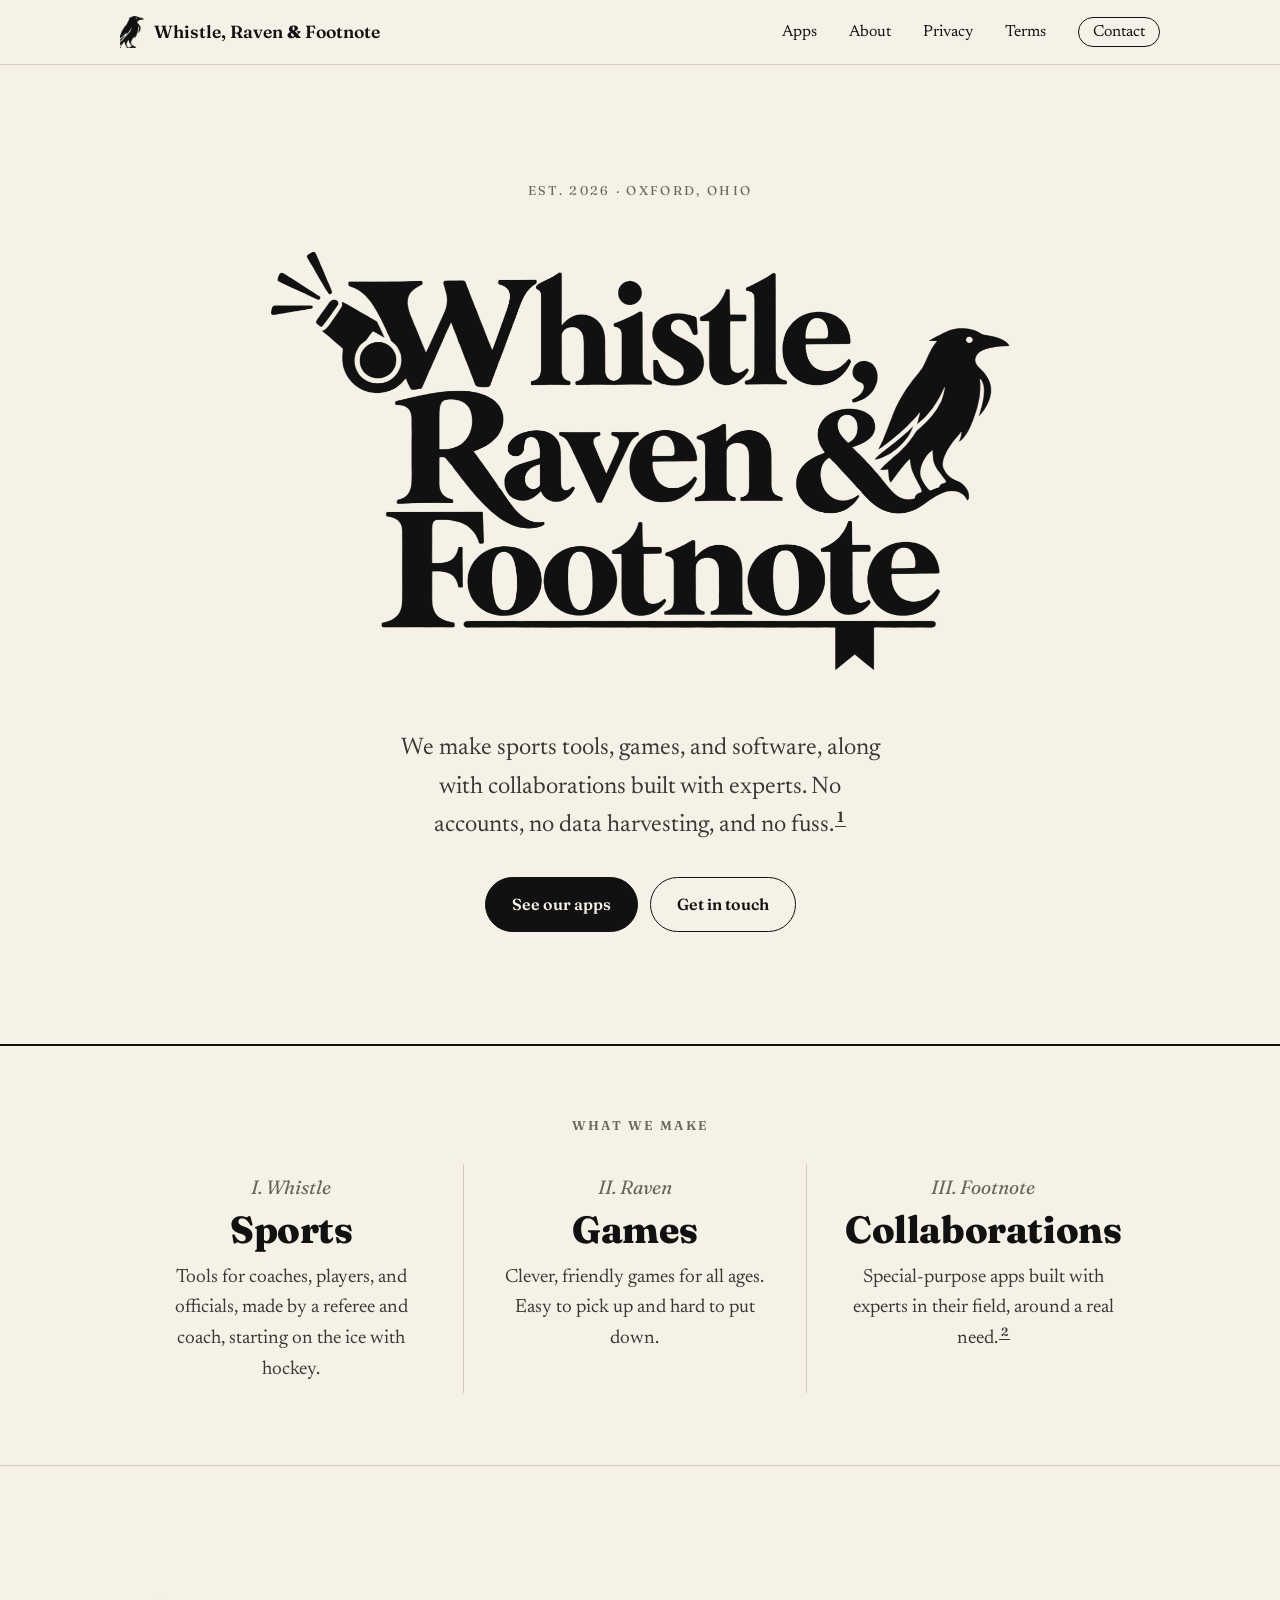
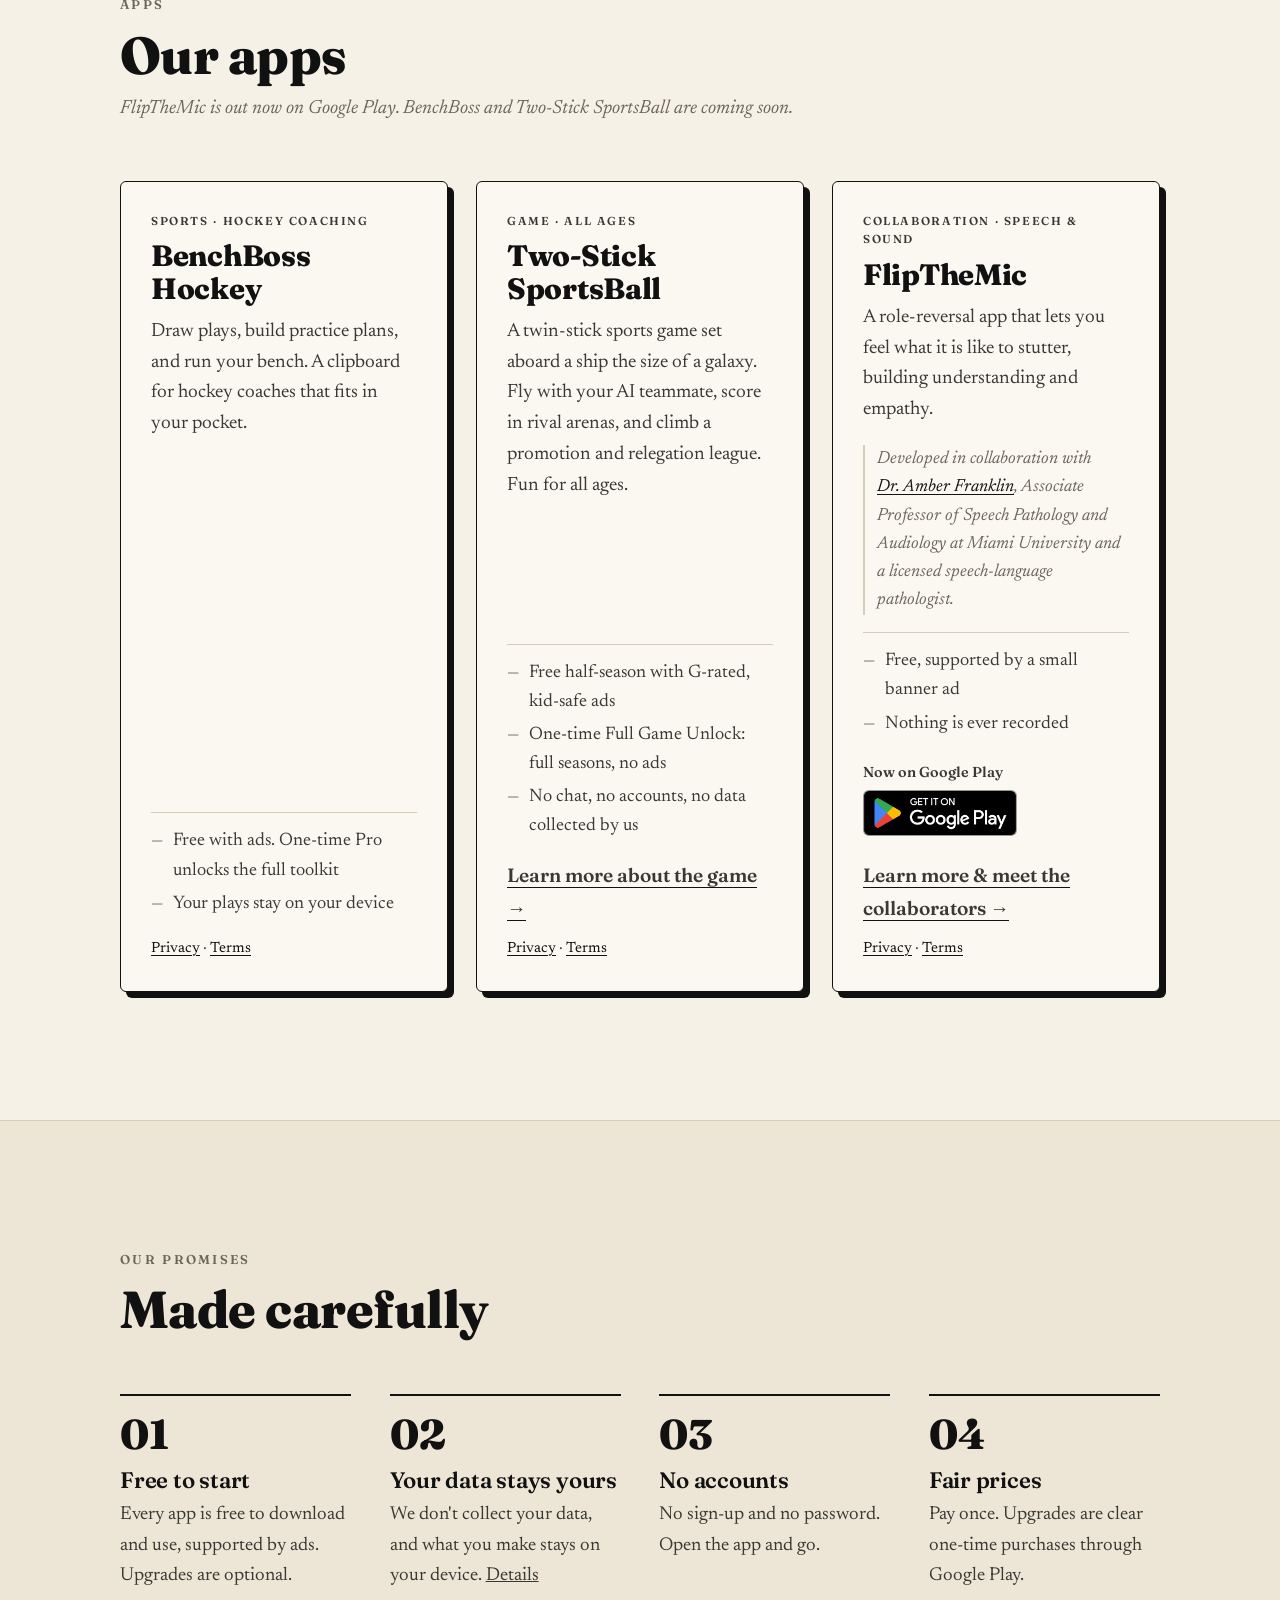
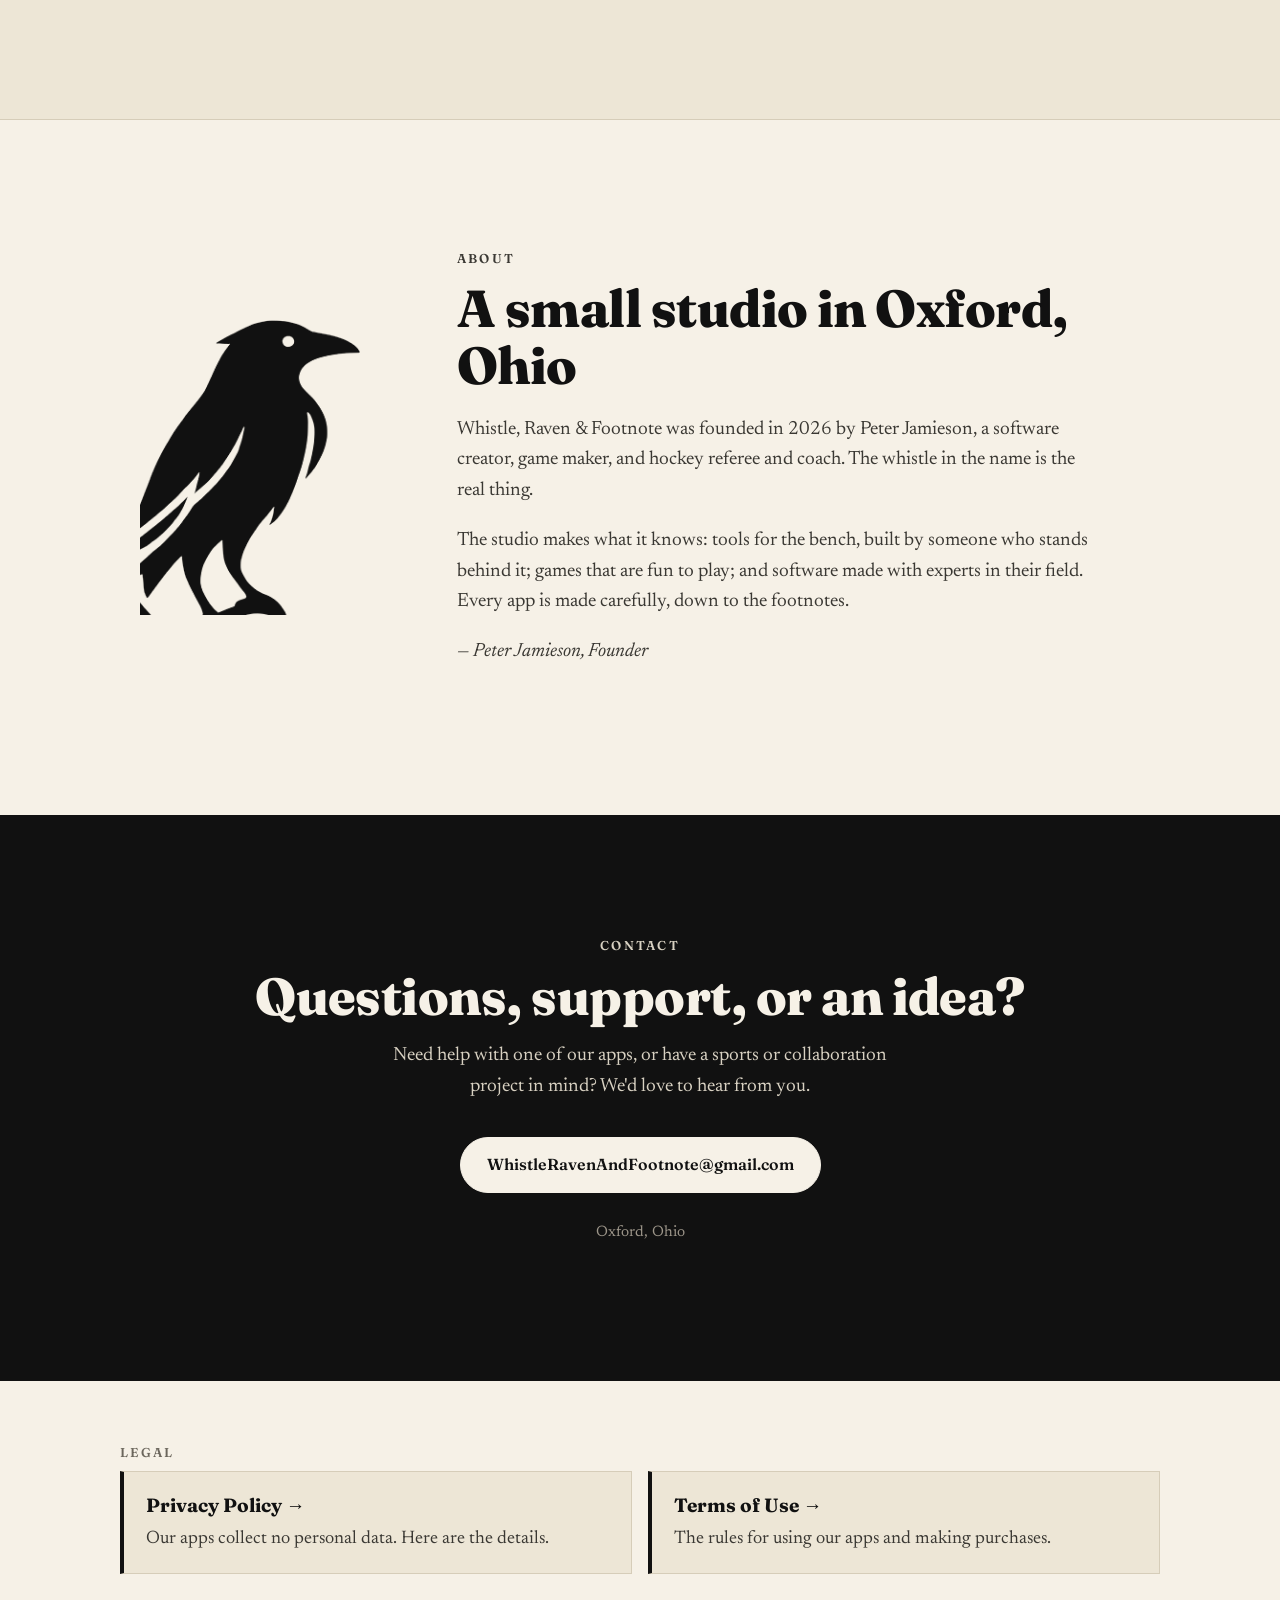
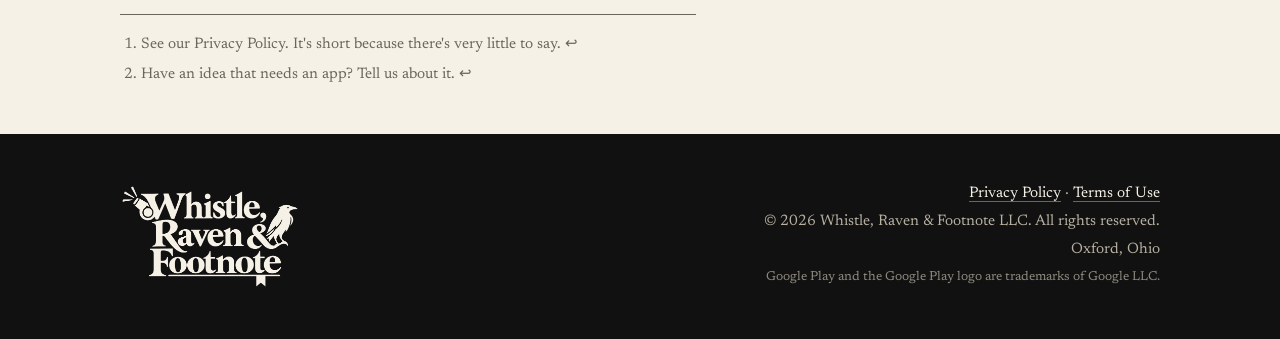
<file: index.html>
<!doctype html>
<html lang="en">
<head>
  <meta charset="utf-8">
  <meta name="viewport" content="width=device-width, initial-scale=1">
  <title>Whistle, Raven &amp; Footnote</title>
  <meta name="description" content="Whistle, Raven &amp; Footnote LLC makes apps from Oxford, Ohio: BenchBoss for hockey coaches, the game Two-Stick SportsBall, and FlipTheMic. Built carefully, with your privacy in mind.">
  <link rel="canonical" href="https://whistleravenandfootnote.com/">
  <meta name="theme-color" content="#f6f1e7">

  <meta property="og:type" content="website">
  <meta property="og:title" content="Whistle, Raven &amp; Footnote">
  <meta property="og:description" content="Sports tools, games, and collaborations from Oxford, Ohio.">
  <meta property="og:url" content="https://whistleravenandfootnote.com/">
  <meta property="og:image" content="https://whistleravenandfootnote.com/assets/og-image.png">
  <meta name="twitter:card" content="summary_large_image">

  <link rel="icon" type="image/png" href="assets/favicon.png">
  <link rel="apple-touch-icon" href="assets/apple-touch-icon.png">

  <link rel="preconnect" href="https://fonts.googleapis.com">
  <link rel="preconnect" href="https://fonts.gstatic.com" crossorigin>
  <link href="https://fonts.googleapis.com/css2?family=Fraunces:opsz,wght@9..144,400;9..144,600;9..144,800&family=Newsreader:ital,opsz,wght@0,6..72,400;0,6..72,500;1,6..72,400&display=swap" rel="stylesheet">
  <link rel="stylesheet" href="styles.css">

  <script type="application/ld+json">
  {
    "@context": "https://schema.org",
    "@type": "Organization",
    "name": "Whistle, Raven & Footnote LLC",
    "url": "https://whistleravenandfootnote.com/",
    "logo": "https://whistleravenandfootnote.com/assets/logo.png",
    "email": "WhistleRavenAndFootnote@gmail.com",
    "founder": { "@type": "Person", "name": "Peter Jamieson" },
    "address": { "@type": "PostalAddress", "addressLocality": "Oxford", "addressRegion": "OH", "addressCountry": "US" }
  }
  </script>
  <script async src="https://pagead2.googlesyndication.com/pagead/js/adsbygoogle.js?client=ca-pub-8458235699997202"
     crossorigin="anonymous"></script>
</head>
<body>
  <a class="skip" href="#main">Skip to content</a>

  <header class="masthead">
    <div class="wrap masthead__inner">
      <a class="brand" href="#top" aria-label="Whistle, Raven &amp; Footnote — home">
        <img src="assets/raven.png" alt="" width="26" height="35">
        <span>Whistle, Raven <em>&amp;</em> Footnote</span>
      </a>
      <nav aria-label="Primary">
        <ul>
          <li class="nav-hide-sm"><a href="#apps">Apps</a></li>
          <li class="nav-hide-sm"><a href="#about">About</a></li>
          <li><a href="/privacy">Privacy</a></li>
          <li><a href="/terms">Terms</a></li>
          <li><a href="#contact" class="nav-cta">Contact</a></li>
        </ul>
      </nav>
    </div>
  </header>

  <main id="main">
    <!-- Hero -->
    <section class="hero" id="top">
      <div class="wrap">
        <p class="eyebrow">Est. 2026 &middot; Oxford, Ohio</p>
        <h1 class="hero__logo">
          <img src="assets/logo.png" alt="Whistle, Raven &amp; Footnote" width="1424" height="826">
        </h1>
        <p class="hero__lede">
          We make sports tools, games, and software, along with collaborations
          built with experts. No accounts, no data harvesting, and no fuss.<sup class="fn-ref"><a href="#fn1" id="r1">1</a></sup>
        </p>
        <div class="hero__actions">
          <a class="btn btn--ink" href="#apps">See our apps</a>
          <a class="btn btn--ghost" href="#contact">Get in touch</a>
        </div>
      </div>
    </section>

    <!-- What we do / the name -->
    <section class="trio" aria-labelledby="trio-h">
      <div class="wrap">
        <h2 id="trio-h" class="section-label">What we make</h2>
        <ol class="trio__grid">
          <li class="trio__item">
            <span class="numeral">I. Whistle</span>
            <h3>Sports</h3>
            <p>Tools for coaches, players, and officials, made by a referee and coach, starting on the ice with hockey.</p>
          </li>
          <li class="trio__item">
            <span class="numeral">II. Raven</span>
            <h3>Games</h3>
            <p>Clever, friendly games for all ages. Easy to pick up and hard to put down.</p>
          </li>
          <li class="trio__item">
            <span class="numeral">III. Footnote</span>
            <h3>Collaborations</h3>
            <p>Special-purpose apps built with experts in their field, around a real need.<sup class="fn-ref"><a href="#fn2" id="r2">2</a></sup></p>
          </li>
        </ol>
      </div>
    </section>

    <!-- Apps -->
    <section class="apps" id="apps" aria-labelledby="apps-h">
      <div class="wrap">
        <header class="section-head">
          <p class="section-label">Apps</p>
          <h2 id="apps-h">Our apps</h2>
          <p class="section-sub">FlipTheMic is out now on Google Play. BenchBoss and Two-Stick SportsBall are coming soon.</p>
        </header>
        <div class="apps__grid">
          <article class="app">
            <p class="app__tag">Sports &middot; Hockey coaching</p>
            <h3>BenchBoss Hockey</h3>
            <p>Draw plays, build practice plans, and run your bench. A clipboard for hockey coaches that fits in your pocket.</p>
            <ul class="app__facts">
              <li>Free with ads. One-time Pro unlocks the full toolkit</li>
              <li>Your plays stay on your device</li>
            </ul>
            <p class="app__links"><a href="/benchboss/privacy">Privacy</a> &middot; <a href="/terms#benchboss">Terms</a></p>
          </article>
          <article class="app">
            <p class="app__tag">Game &middot; All ages</p>
            <h3><a href="/two-stick-sportsball" style="text-decoration:none">Two-Stick SportsBall</a></h3>
            <p>A twin-stick sports game set aboard a ship the size of a galaxy. Fly with your AI teammate, score in rival arenas, and climb a promotion and relegation league. Fun for all ages.</p>
            <ul class="app__facts">
              <li>Free half-season with G-rated, kid-safe ads</li>
              <li>One-time Full Game Unlock: full seasons, no ads</li>
              <li>No chat, no accounts, no data collected by us</li>
            </ul>
            <p class="app__more"><a href="/two-stick-sportsball">Learn more about the game &rarr;</a></p>
            <p class="app__links"><a href="/privacy#two-stick-sportsball">Privacy</a> &middot; <a href="/terms#game">Terms</a></p>
          </article>
          <article class="app">
            <p class="app__tag">Collaboration &middot; Speech &amp; sound</p>
            <h3><a href="/flipthemic" style="text-decoration:none">FlipTheMic</a></h3>
            <p>A role-reversal app that lets you feel what it is like to stutter, building understanding and empathy.</p>
            <p class="app__credit">Developed in collaboration with <a href="https://miamioh.edu/profiles/cas/amber-franklin.html" rel="noopener">Dr.&nbsp;Amber Franklin</a>, Associate Professor of Speech Pathology and Audiology at Miami University and a licensed speech-language pathologist.</p>
            <ul class="app__facts">
              <li>Free, supported by a small banner ad</li>
              <li>Nothing is ever recorded</li>
            </ul>
            <p class="app__status">Now on Google Play</p>
            <p class="app__play"><a class="play-badge" href="https://play.google.com/store/apps/details?id=com.whistleravenfootnote.flipthemic" rel="noopener"><img src="/assets/google-play-badge.png" alt="Get it on Google Play" width="564" height="168"></a></p>
            <p class="app__more"><a href="/flipthemic">Learn more &amp; meet the collaborators &rarr;</a></p>
            <p class="app__links"><a href="/privacy#flipthemic">Privacy</a> &middot; <a href="/terms#flipthemic">Terms</a></p>
          </article>
        </div>
      </div>
    </section>

    <!-- Promises -->
    <section class="approach" id="promises" aria-labelledby="promises-h">
      <div class="wrap approach__inner">
        <header class="section-head">
          <p class="section-label">Our promises</p>
          <h2 id="promises-h">Made carefully</h2>
        </header>
        <ol class="steps">
          <li>
            <h3>Free to start</h3>
            <p>Every app is free to download and use, supported by ads. Upgrades are optional.</p>
          </li>
          <li>
            <h3>Your data stays yours</h3>
            <p>We don't collect your data, and what you make stays on your device. <a href="/privacy">Details</a></p>
          </li>
          <li>
            <h3>No accounts</h3>
            <p>No sign-up and no password. Open the app and go.</p>
          </li>
          <li>
            <h3>Fair prices</h3>
            <p>Pay once. Upgrades are clear one-time purchases through Google Play.</p>
          </li>
        </ol>
      </div>
    </section>

    <!-- About -->
    <section class="founder" id="about" aria-labelledby="about-h">
      <div class="wrap founder__inner">
        <div class="founder__mark" aria-hidden="true">
          <img src="assets/raven.png" alt="" width="230" height="308">
        </div>
        <div>
          <p class="section-label">About</p>
          <h2 id="about-h">A small studio in Oxford, Ohio</h2>
          <p>
            Whistle, Raven &amp; Footnote was founded in 2026 by Peter Jamieson, a software creator,
            game maker, and hockey referee and coach. The whistle in the name is the real thing.
          </p>
          <p>
            The studio makes what it knows: tools for the bench, built by someone who stands behind it;
            games that are fun to play; and software made with experts in their field. Every app is
            made carefully, down to the footnotes.
          </p>
          <p class="founder__sig">&mdash; Peter Jamieson, Founder</p>
        </div>
      </div>
    </section>

    <!-- Contact -->
    <section class="contact" id="contact" aria-labelledby="contact-h">
      <div class="wrap contact__inner">
        <p class="section-label section-label--light">Contact</p>
        <h2 id="contact-h">Questions, support, or an idea?</h2>
        <p>Need help with one of our apps, or have a sports or collaboration project in mind? We'd love to hear from you.</p>
        <a class="btn btn--paper" href="mailto:WhistleRavenAndFootnote@gmail.com?subject=Hello">WhistleRavenAndFootnote<wbr>@gmail.com</a>
        <p class="contact__loc">Oxford, Ohio</p>
      </div>
    </section>

    <!-- Legal -->
    <section class="legal-strip" aria-labelledby="legal-h">
      <div class="wrap legal-strip__inner">
        <h2 id="legal-h" class="section-label">Legal</h2>
        <div class="legal-strip__links">
          <a href="/privacy"><strong>Privacy Policy</strong><span>Our apps collect no personal data. Here are the details.</span></a>
          <a href="/terms"><strong>Terms of Use</strong><span>The rules for using our apps and making purchases.</span></a>
        </div>
      </div>
    </section>

    <!-- Footnotes -->
    <aside class="footnotes" aria-label="Footnotes">
      <div class="wrap">
        <ol>
          <li id="fn1">See our <a href="/privacy">Privacy Policy</a>. It's short because there's very little to say. <a href="#r1" aria-label="Back to reference 1">&#8617;</a></li>
          <li id="fn2">Have an idea that needs an app? <a href="#contact">Tell us about it</a>. <a href="#r2" aria-label="Back to reference 2">&#8617;</a></li>
        </ol>
      </div>
    </aside>
  </main>

  <footer class="site-footer">
    <div class="wrap site-footer__inner">
      <img src="assets/logo-light.png" alt="Whistle, Raven &amp; Footnote" class="site-footer__logo" width="1424" height="826" loading="lazy">
      <div class="site-footer__meta">
        <p class="site-footer__links"><a href="/privacy">Privacy Policy</a> &middot; <a href="/terms">Terms of Use</a></p>
        <p>&copy; <span id="year">2026</span> Whistle, Raven &amp; Footnote LLC. All rights reserved.</p>
        <p>Oxford, Ohio</p>
        <p class="site-footer__tm">Google Play and the Google Play logo are trademarks of Google LLC.</p>
      </div>
    </div>
  </footer>

  <script>document.getElementById('year').textContent = new Date().getFullYear();</script>
</body>
</html>
</file>
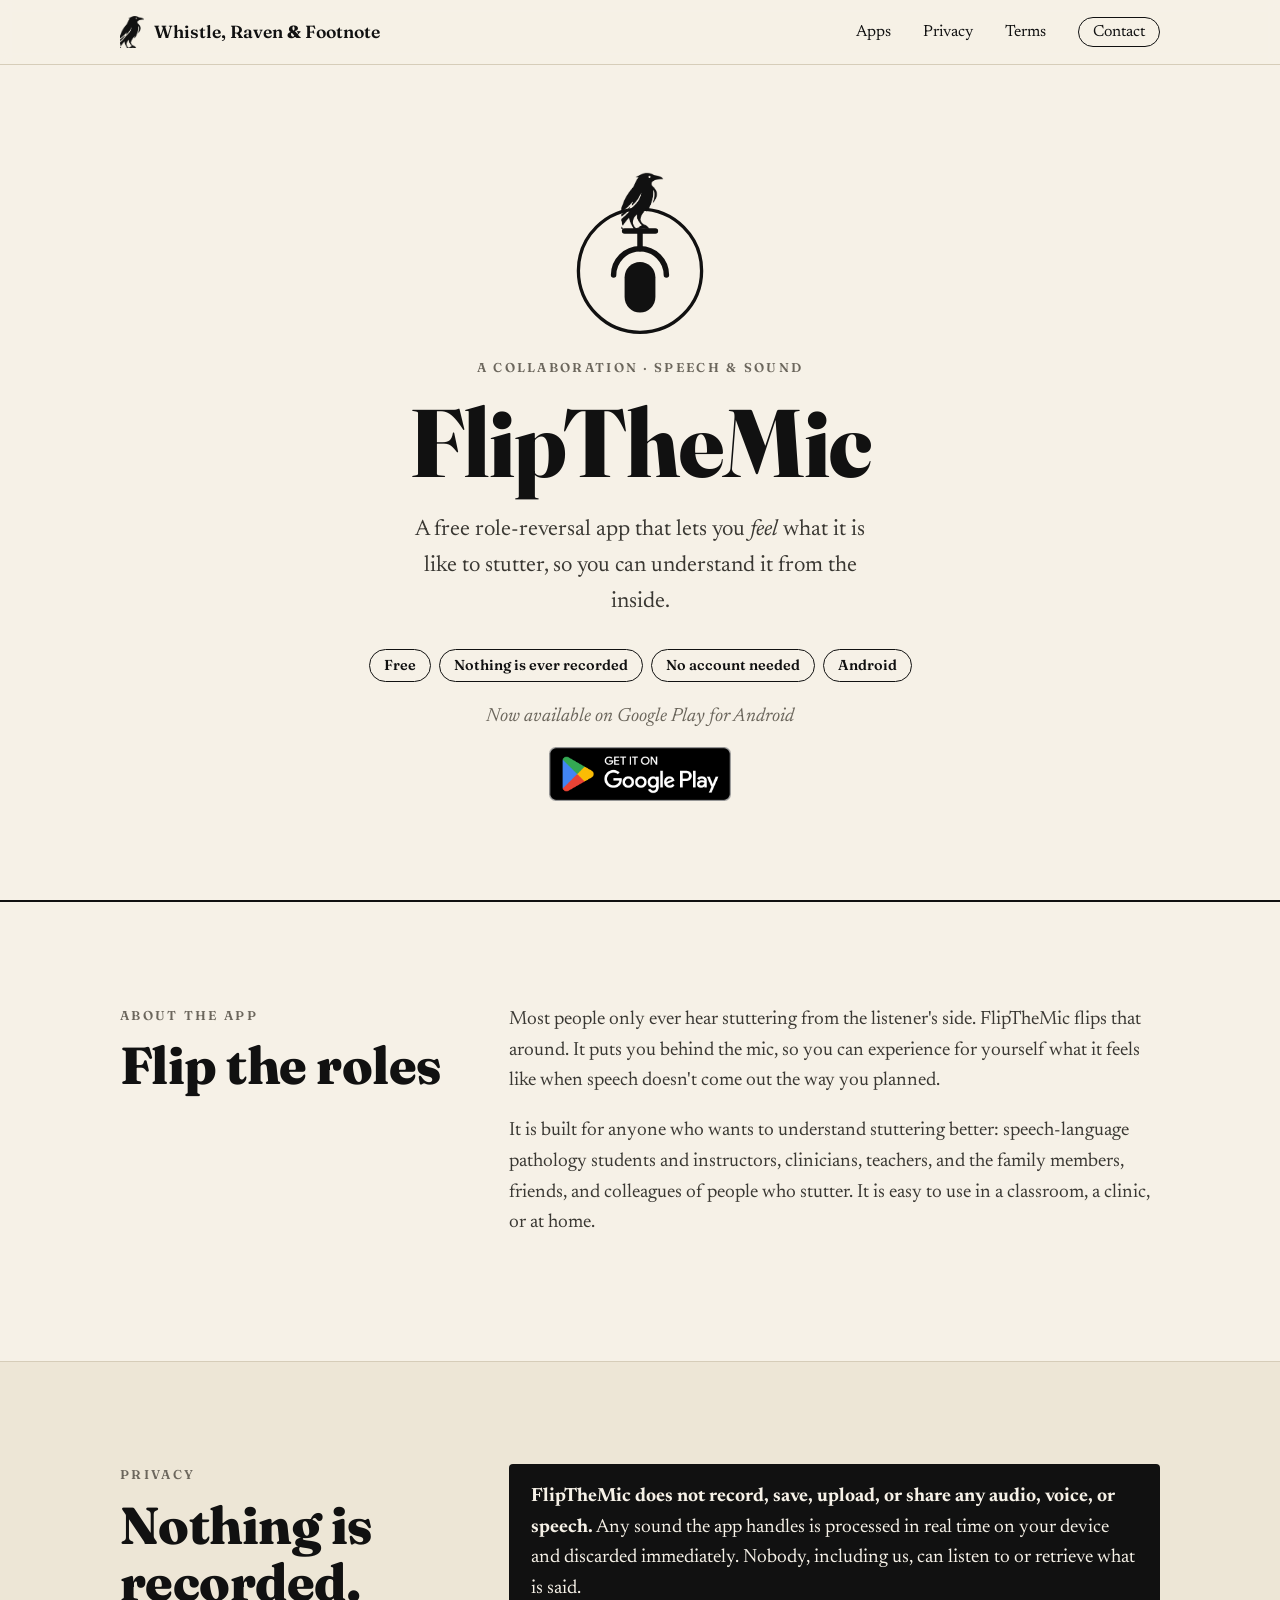
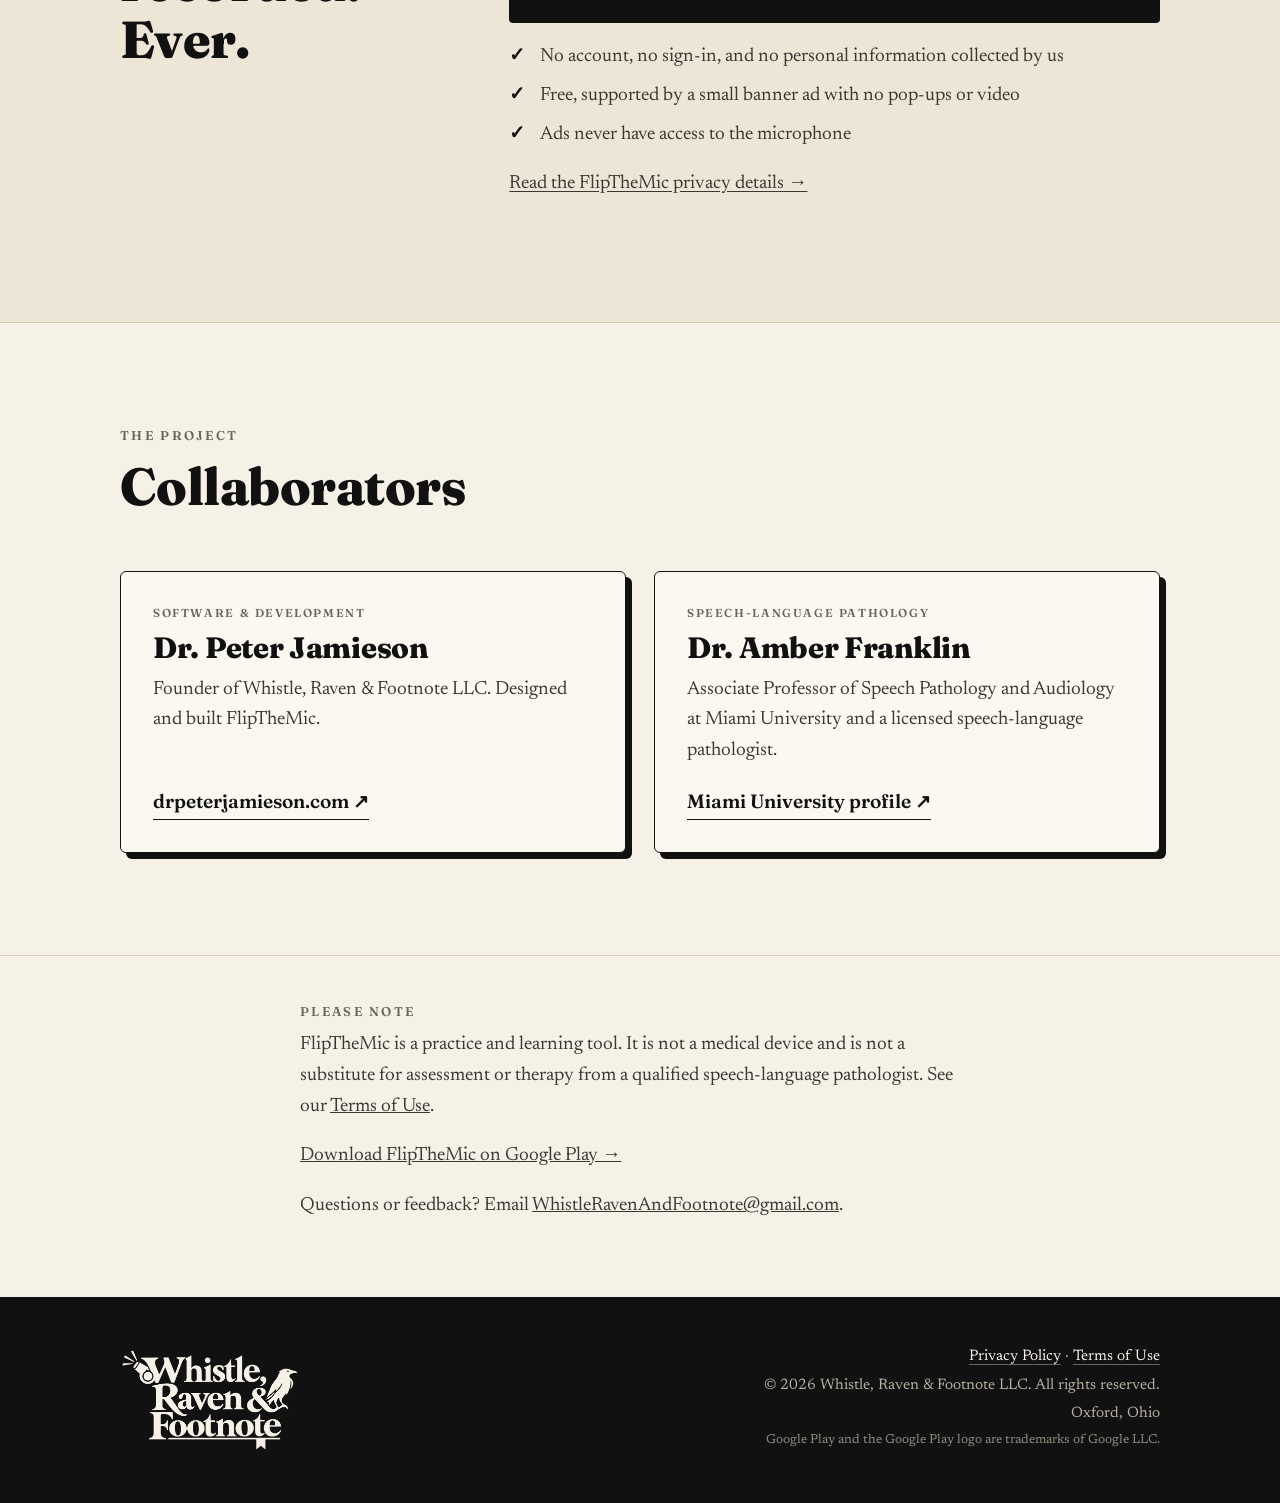
<file: flipthemic.html>
<!doctype html>
<html lang="en">
<head>
  <meta charset="utf-8">
  <meta name="viewport" content="width=device-width, initial-scale=1">
  <title>FlipTheMic · Whistle, Raven &amp; Footnote</title>
  <meta name="description" content="FlipTheMic is a free role-reversal app that lets you experience what stuttering feels like, built by Dr. Peter Jamieson in collaboration with Dr. Amber Franklin of Miami University.">
  <link rel="canonical" href="https://whistleravenandfootnote.com/flipthemic">
  <meta name="theme-color" content="#f6f1e7">
  <meta property="og:type" content="website">
  <meta property="og:title" content="FlipTheMic">
  <meta property="og:description" content="A free role-reversal app that lets you feel what it is like to stutter. Nothing is ever recorded.">
  <meta property="og:url" content="https://whistleravenandfootnote.com/flipthemic">
  <meta property="og:image" content="https://whistleravenandfootnote.com/assets/og-image.png">
  <link rel="icon" type="image/png" href="/assets/favicon.png">
  <link rel="apple-touch-icon" href="/assets/apple-touch-icon.png">
  <link rel="preconnect" href="https://fonts.googleapis.com">
  <link rel="preconnect" href="https://fonts.gstatic.com" crossorigin>
  <link href="https://fonts.googleapis.com/css2?family=Fraunces:opsz,wght@9..144,400;9..144,600;9..144,800&family=Newsreader:ital,opsz,wght@0,6..72,400;0,6..72,500;1,6..72,400&display=swap" rel="stylesheet">
  <link rel="stylesheet" href="/styles.css">
  <script async src="https://pagead2.googlesyndication.com/pagead/js/adsbygoogle.js?client=ca-pub-8458235699997202"
     crossorigin="anonymous"></script>
</head>
<body>
  <a class="skip" href="#main">Skip to content</a>

  <header class="masthead">
    <div class="wrap masthead__inner">
      <a class="brand" href="/" aria-label="Whistle, Raven &amp; Footnote — home">
        <img src="/assets/raven.png" alt="" width="26" height="35">
        <span>Whistle, Raven <em>&amp;</em> Footnote</span>
      </a>
      <nav aria-label="Primary">
        <ul>
          <li class="nav-hide-sm"><a href="/#apps">Apps</a></li>
          <li><a href="/privacy">Privacy</a></li>
          <li><a href="/terms">Terms</a></li>
          <li><a href="/#contact" class="nav-cta">Contact</a></li>
        </ul>
      </nav>
    </div>
  </header>

  <main id="main">
    <!-- Hero -->
    <section class="product-hero">
      <div class="wrap product-hero__inner">
        <div class="product-hero__mark" aria-hidden="true">
          <svg viewBox="0 -34 120 154" width="132" height="170">
            <circle cx="60" cy="60" r="56" fill="none" stroke="currentColor" stroke-width="3"/>
            <g transform="rotate(180 60 60)">
              <rect x="46" y="22" width="28" height="46" rx="14" fill="currentColor"/>
              <path d="M36 56 a24 24 0 0 0 48 0" fill="none" stroke="currentColor" stroke-width="5" stroke-linecap="round"/>
              <line x1="60" y1="80" x2="60" y2="94" stroke="currentColor" stroke-width="5" stroke-linecap="round"/>
              <line x1="46" y1="96" x2="74" y2="96" stroke="currentColor" stroke-width="5" stroke-linecap="round"/>
            </g>
          <image href="/assets/raven.png" x="43" y="-29" width="38" height="51"/>
          </svg>
        </div>
        <p class="section-label">A collaboration &middot; Speech &amp; sound</p>
        <h1>FlipTheMic</h1>
        <p class="product-hero__lede">A free role-reversal app that lets you <em>feel</em> what it is like to stutter, so you can understand it from the inside.</p>
        <ul class="badges" aria-label="Key facts">
          <li>Free</li>
          <li>Nothing is ever recorded</li>
          <li>No account needed</li>
          <li>Android</li>
        </ul>
        <p class="product-hero__status">Now available on Google Play for Android</p>
        <a class="play-badge" href="https://play.google.com/store/apps/details?id=com.whistleravenfootnote.flipthemic" rel="noopener"><img src="/assets/google-play-badge.png" alt="Get it on Google Play" width="564" height="168"></a>
      </div>
    </section>

    <!-- About -->
    <section class="product-section" aria-labelledby="about-h">
      <div class="wrap product-cols">
        <div>
          <p class="section-label">About the app</p>
          <h2 id="about-h">Flip the roles</h2>
        </div>
        <div class="product-copy">
          <p>Most people only ever hear stuttering from the listener's side. FlipTheMic flips that around. It puts you behind the mic, so you can experience for yourself what it feels like when speech doesn't come out the way you planned.</p>
          <p>It is built for anyone who wants to understand stuttering better: speech-language pathology students and instructors, clinicians, teachers, and the family members, friends, and colleagues of people who stutter. It is easy to use in a classroom, a clinic, or at home.</p>
        </div>
      </div>
    </section>

    <!-- Privacy promise -->
    <section class="product-section product-section--tint" aria-labelledby="privacy-h">
      <div class="wrap product-cols">
        <div>
          <p class="section-label">Privacy</p>
          <h2 id="privacy-h">Nothing is recorded. Ever.</h2>
        </div>
        <div class="product-copy">
          <p class="callout"><strong>FlipTheMic does not record, save, upload, or share any audio, voice, or speech.</strong> Any sound the app handles is processed in real time on your device and discarded immediately. Nobody, including us, can listen to or retrieve what is said.</p>
          <ul class="checklist">
            <li>No account, no sign-in, and no personal information collected by us</li>
            <li>Free, supported by a small banner ad with no pop-ups or video</li>
            <li>Ads never have access to the microphone</li>
          </ul>
          <p><a href="/privacy#flipthemic">Read the FlipTheMic privacy details &rarr;</a></p>
        </div>
      </div>
    </section>

    <!-- Collaborators -->
    <section class="product-section" id="collaborators" aria-labelledby="collab-h">
      <div class="wrap">
        <header class="section-head">
          <p class="section-label">The project</p>
          <h2 id="collab-h">Collaborators</h2>
        </header>
        <div class="people">
          <article class="person">
            <p class="app__tag">Software &amp; development</p>
            <h3>Dr. Peter Jamieson</h3>
            <p>Founder of Whistle, Raven &amp; Footnote LLC. Designed and built FlipTheMic.</p>
            <a class="person__link" href="https://drpeterjamieson.com" rel="noopener">drpeterjamieson.com <span aria-hidden="true">&#8599;</span></a>
          </article>
          <article class="person">
            <p class="app__tag">Speech-language pathology</p>
            <h3>Dr. Amber Franklin</h3>
            <p>Associate Professor of Speech Pathology and Audiology at Miami University and a licensed speech-language pathologist.</p>
            <a class="person__link" href="https://miamioh.edu/profiles/cas/amber-franklin.html" rel="noopener">Miami University profile <span aria-hidden="true">&#8599;</span></a>
          </article>
        </div>
      </div>
    </section>

    <!-- Note -->
    <section class="product-section product-section--note" aria-labelledby="note-h">
      <div class="wrap legal__wrap">
        <h2 id="note-h" class="section-label">Please note</h2>
        <p>FlipTheMic is a practice and learning tool. It is not a medical device and is not a substitute for assessment or therapy from a qualified speech-language pathologist. See our <a href="/terms#flipthemic">Terms of Use</a>.</p>
        <p><a href="https://play.google.com/store/apps/details?id=com.whistleravenfootnote.flipthemic" rel="noopener">Download FlipTheMic on Google Play &rarr;</a></p>
        <p>Questions or feedback? Email <a href="mailto:WhistleRavenAndFootnote@gmail.com?subject=FlipTheMic">WhistleRavenAndFootnote<wbr>@gmail.com</a>.</p>
      </div>
    </section>
  </main>

  <footer class="site-footer">
    <div class="wrap site-footer__inner">
      <a href="/"><img src="/assets/logo-light.png" alt="Whistle, Raven &amp; Footnote" class="site-footer__logo" width="1424" height="826" loading="lazy"></a>
      <div class="site-footer__meta">
        <p class="site-footer__links"><a href="/privacy">Privacy Policy</a> &middot; <a href="/terms">Terms of Use</a></p>
        <p>&copy; 2026 Whistle, Raven &amp; Footnote LLC. All rights reserved.</p>
        <p>Oxford, Ohio</p>
        <p class="site-footer__tm">Google Play and the Google Play logo are trademarks of Google LLC.</p>
      </div>
    </div>
  </footer>
</body>
</html>
</file>
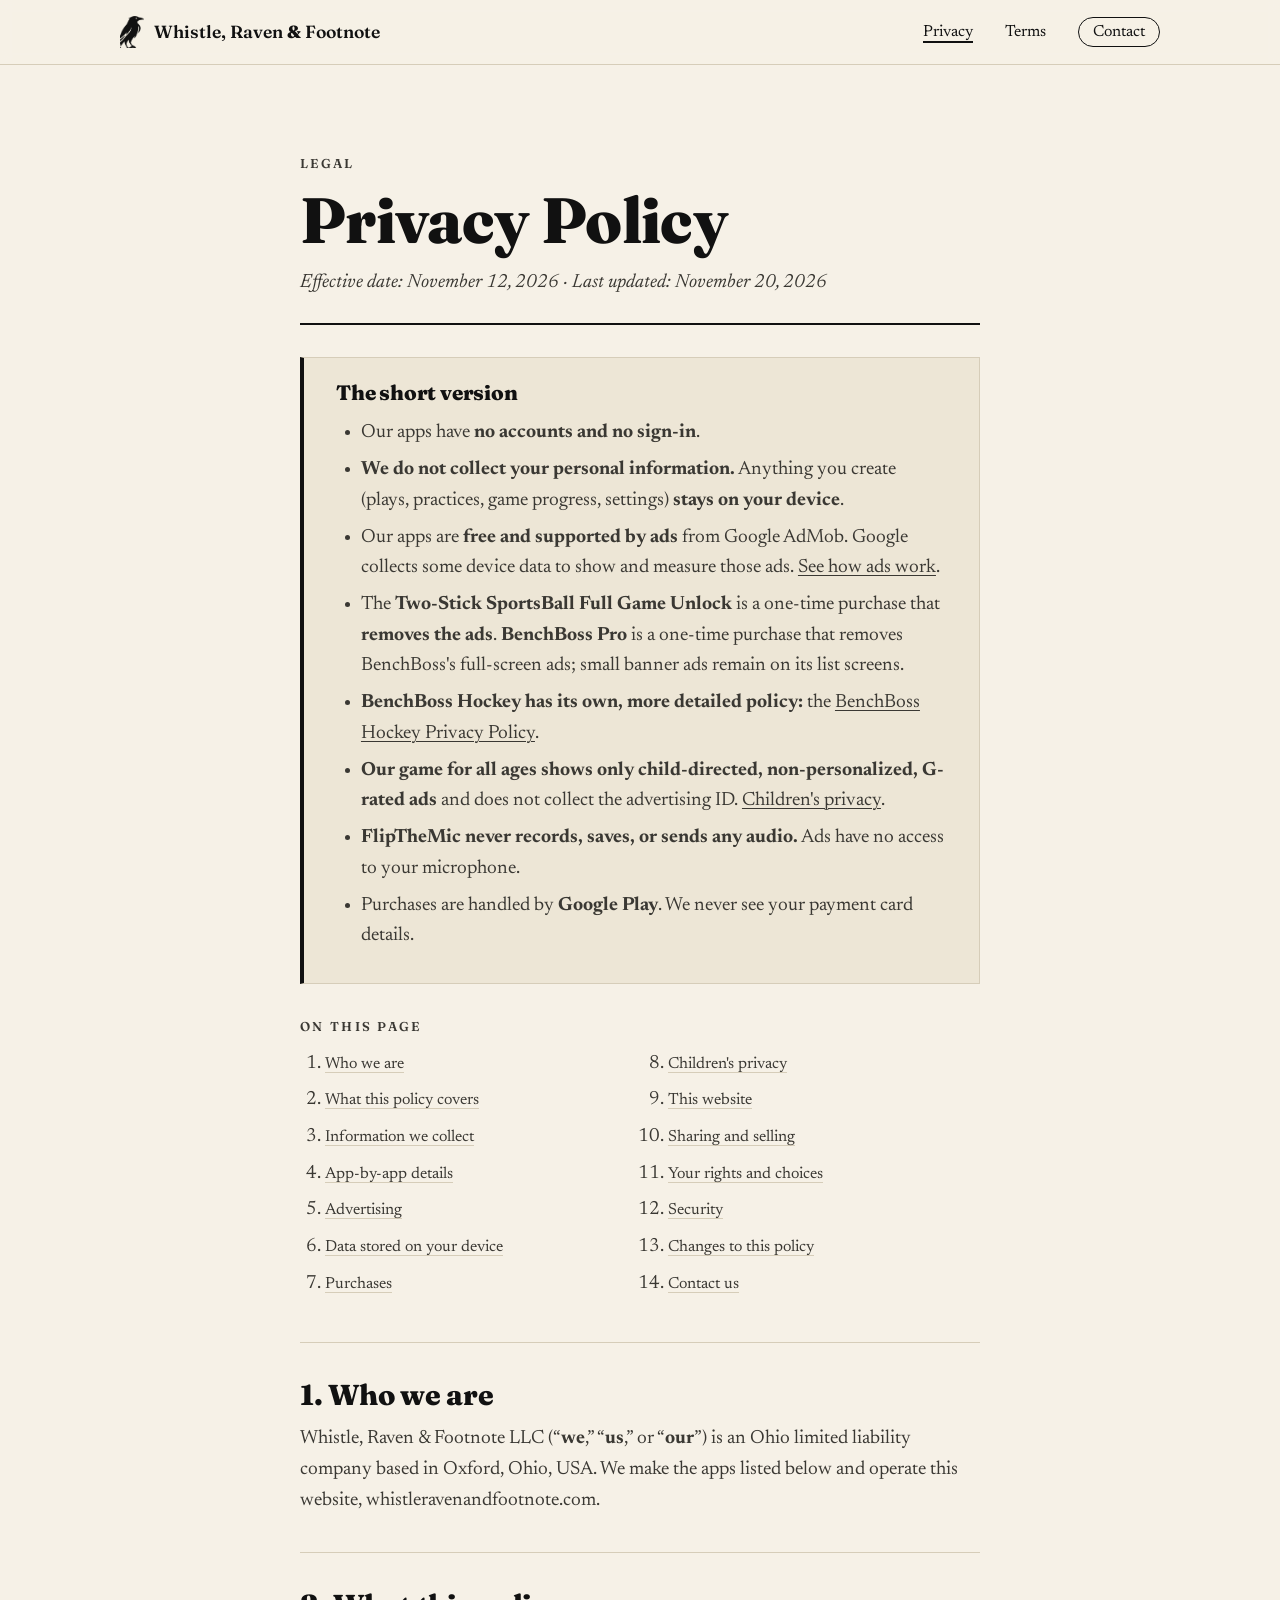
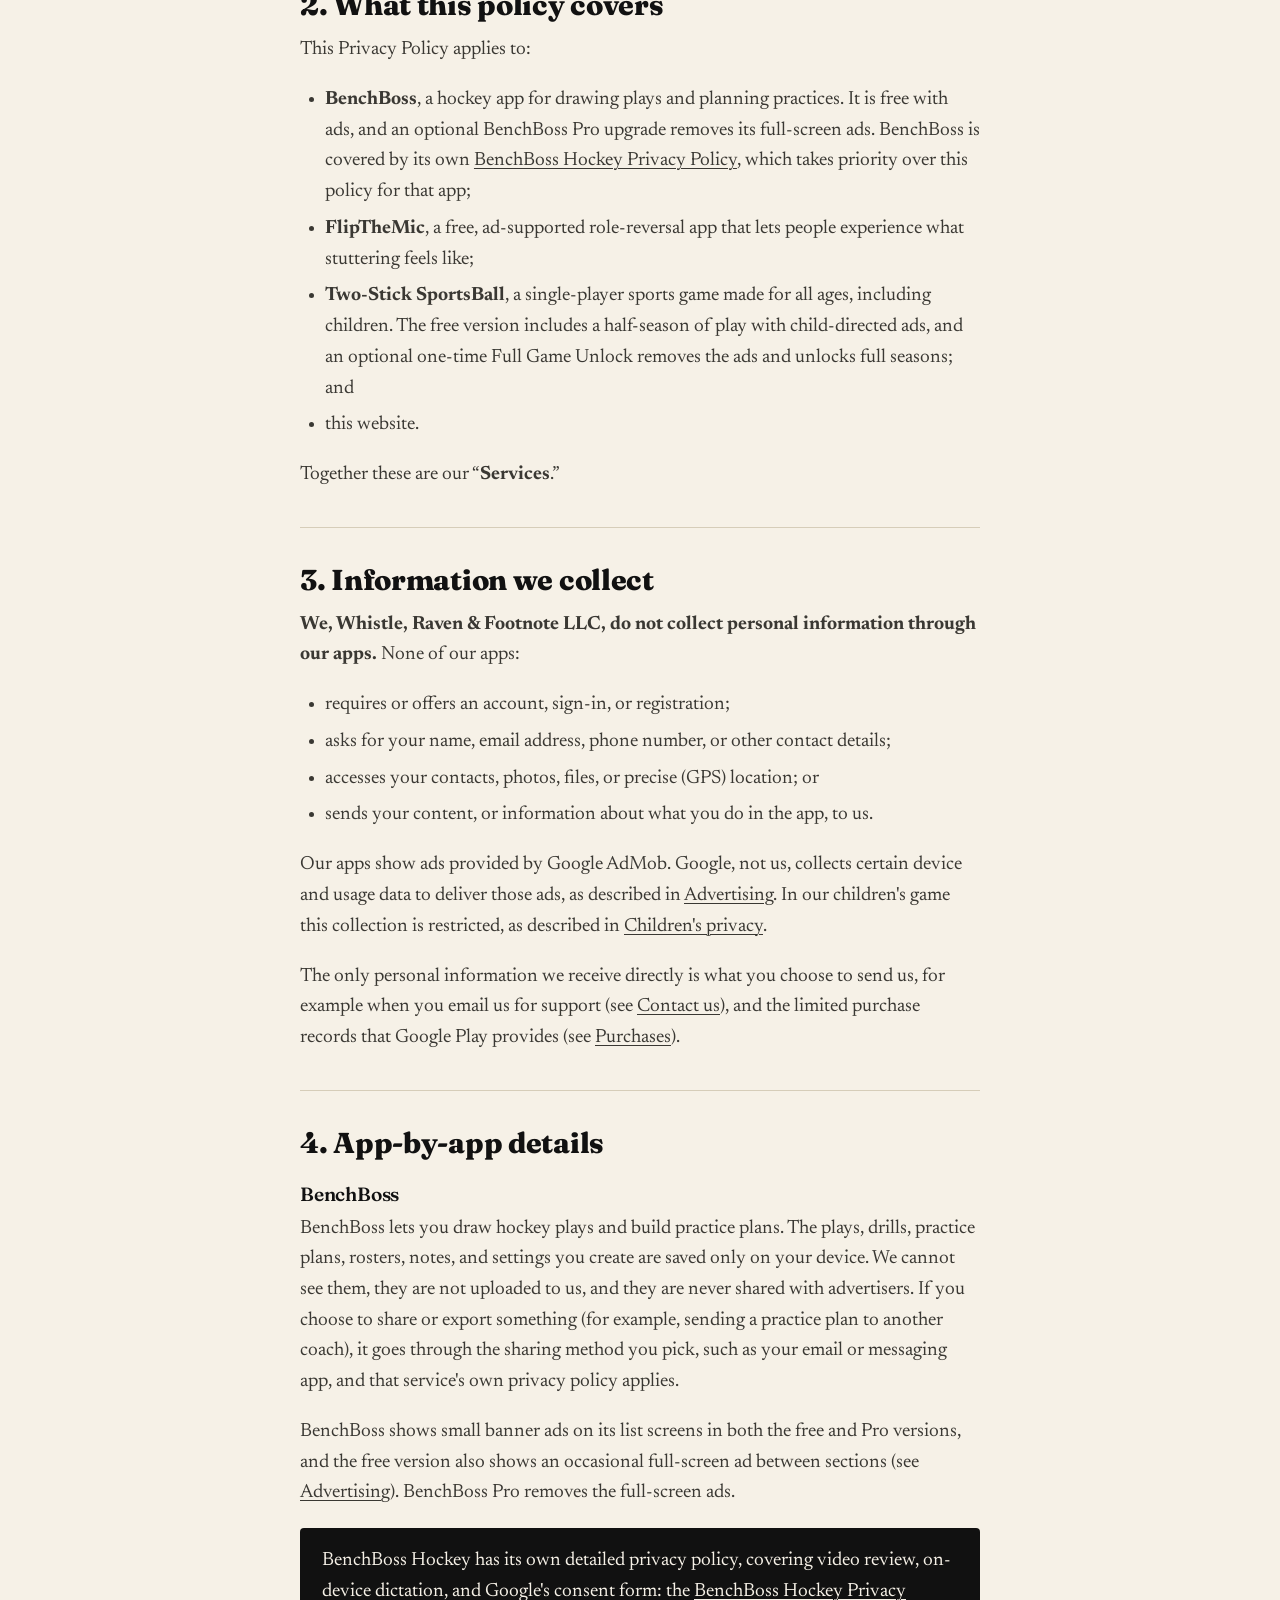
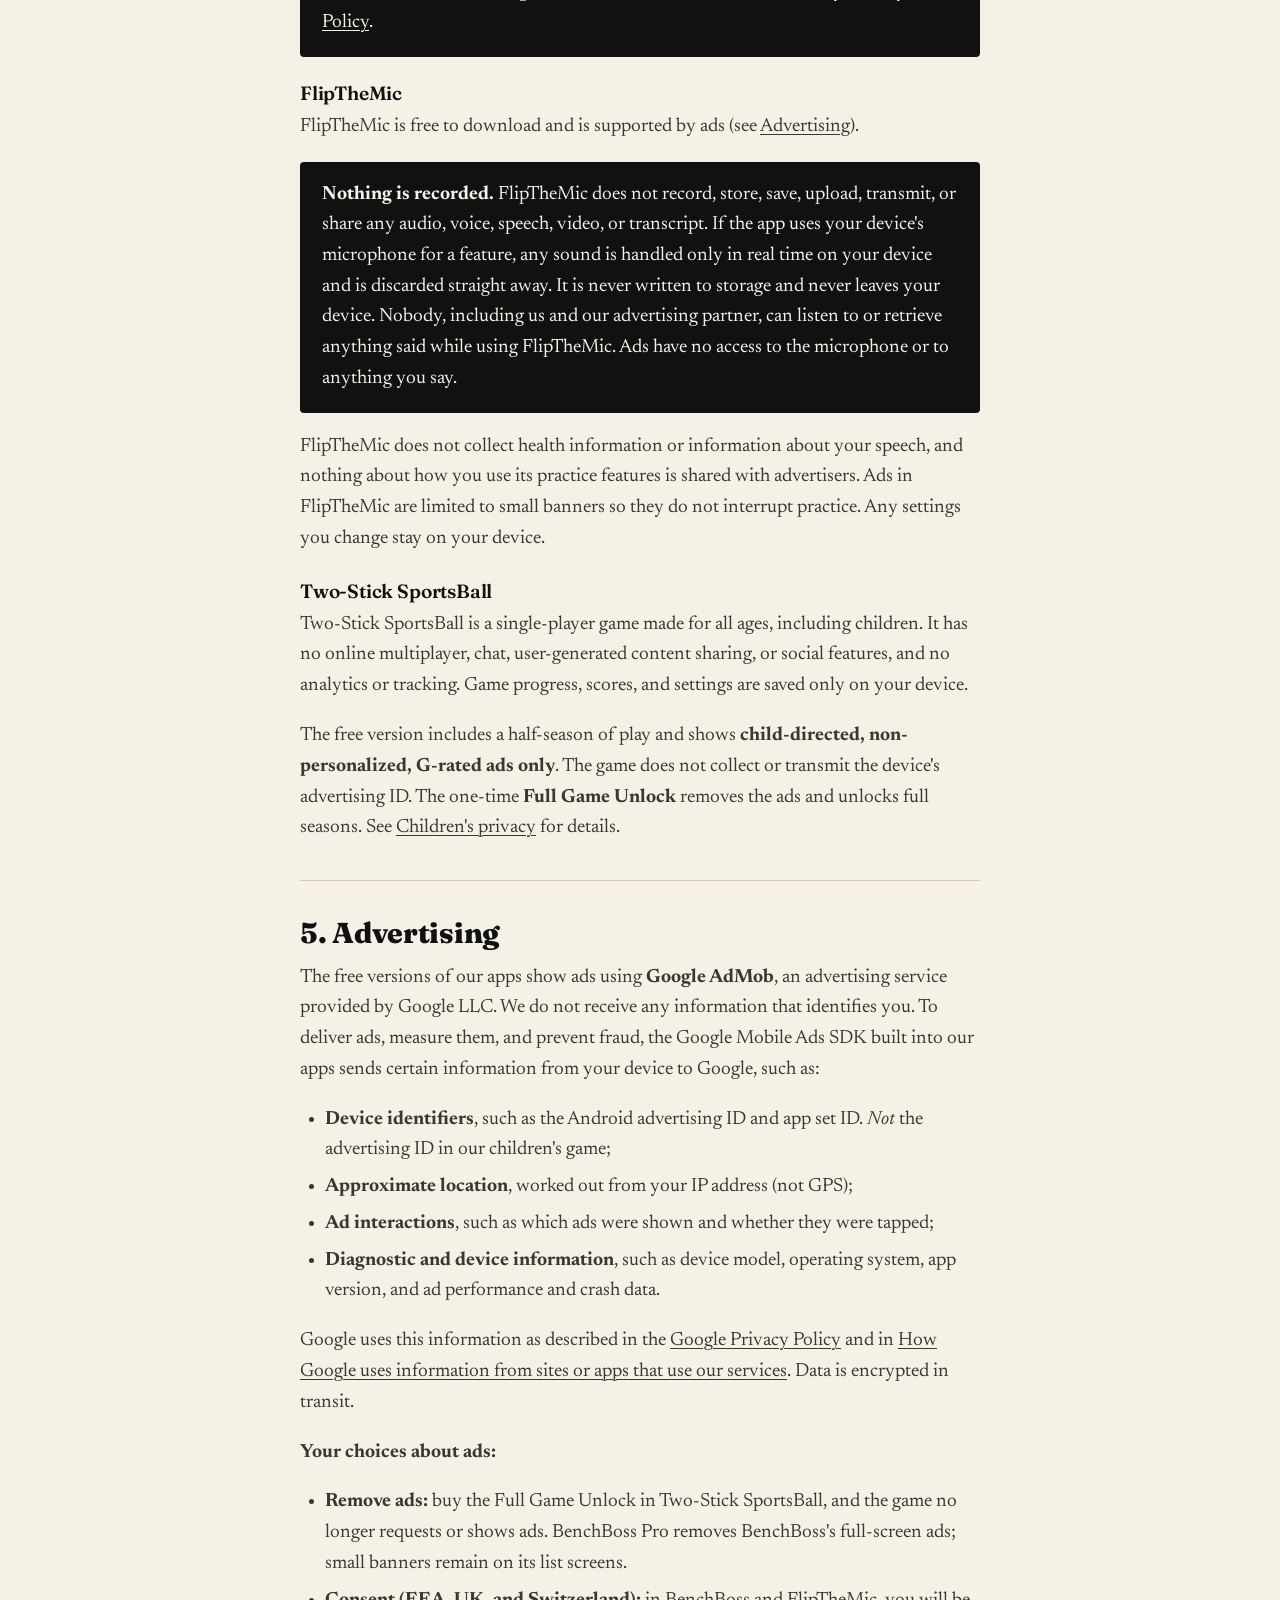
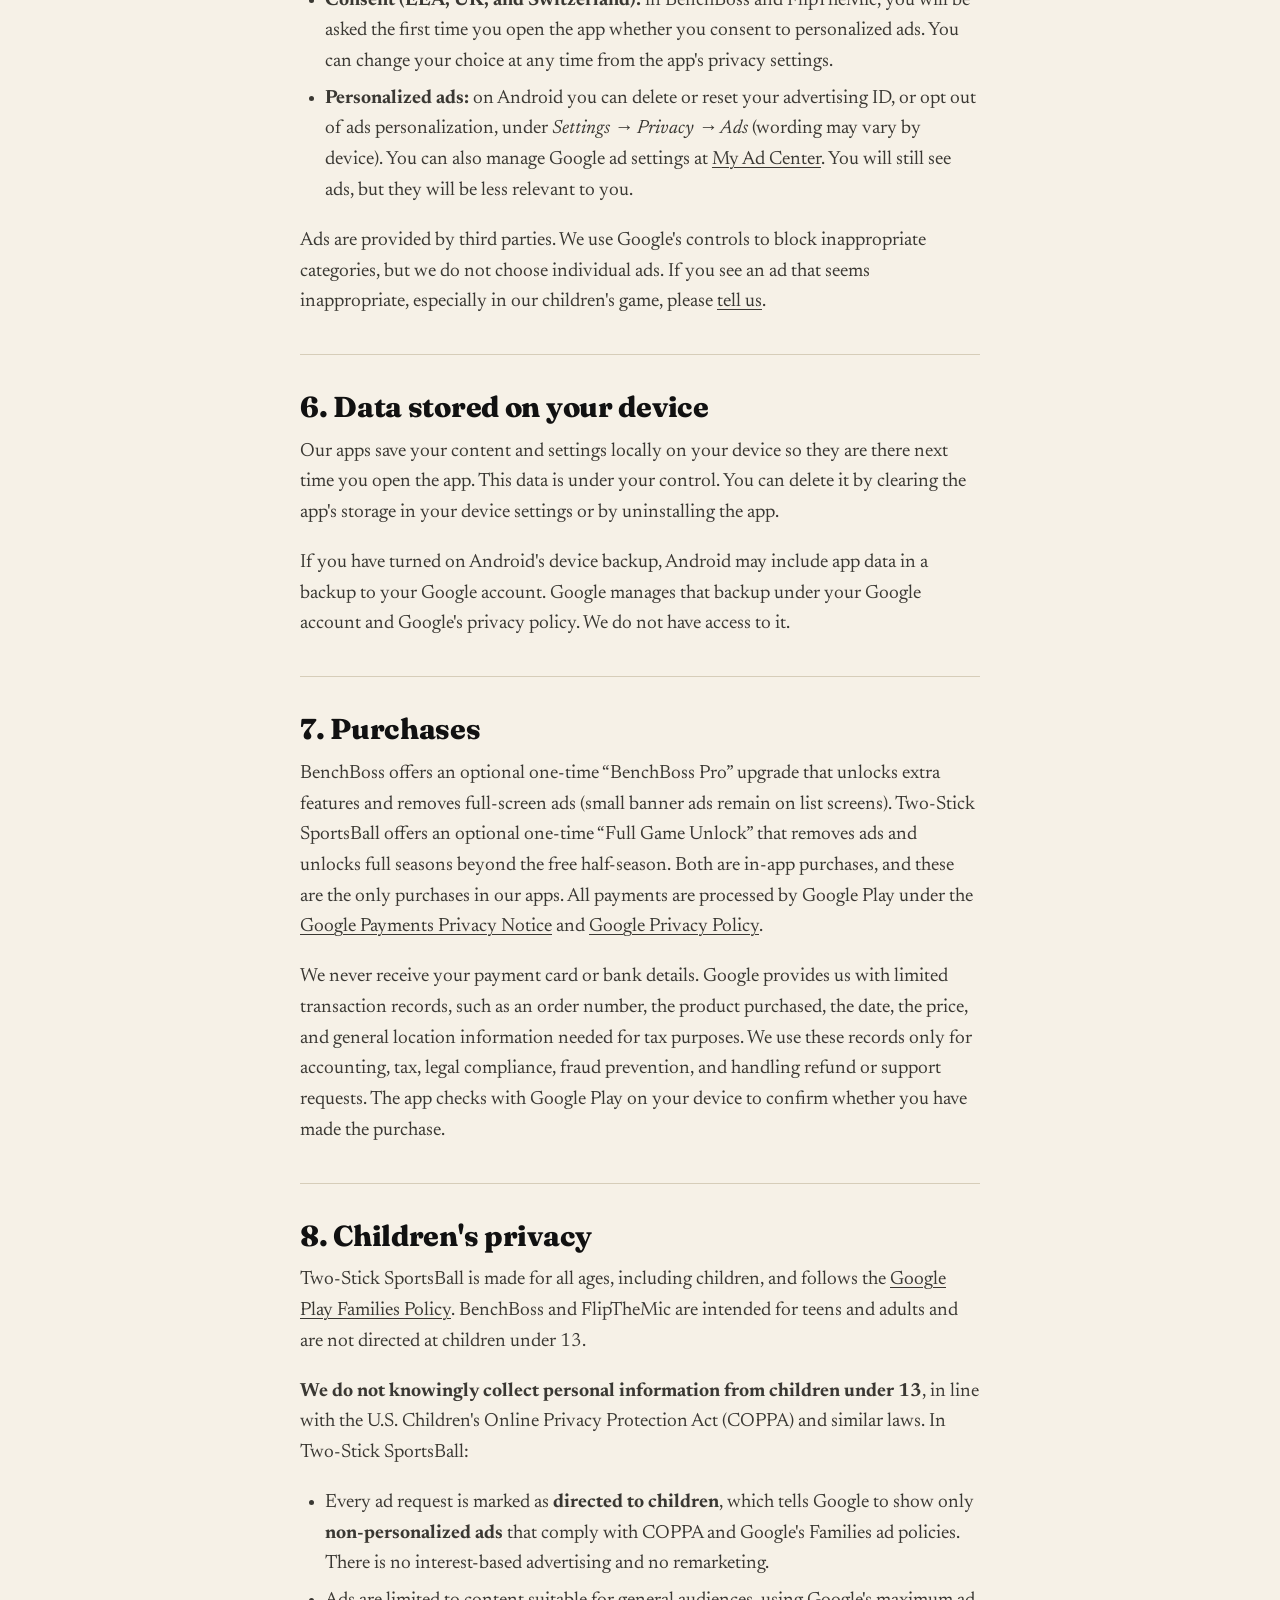
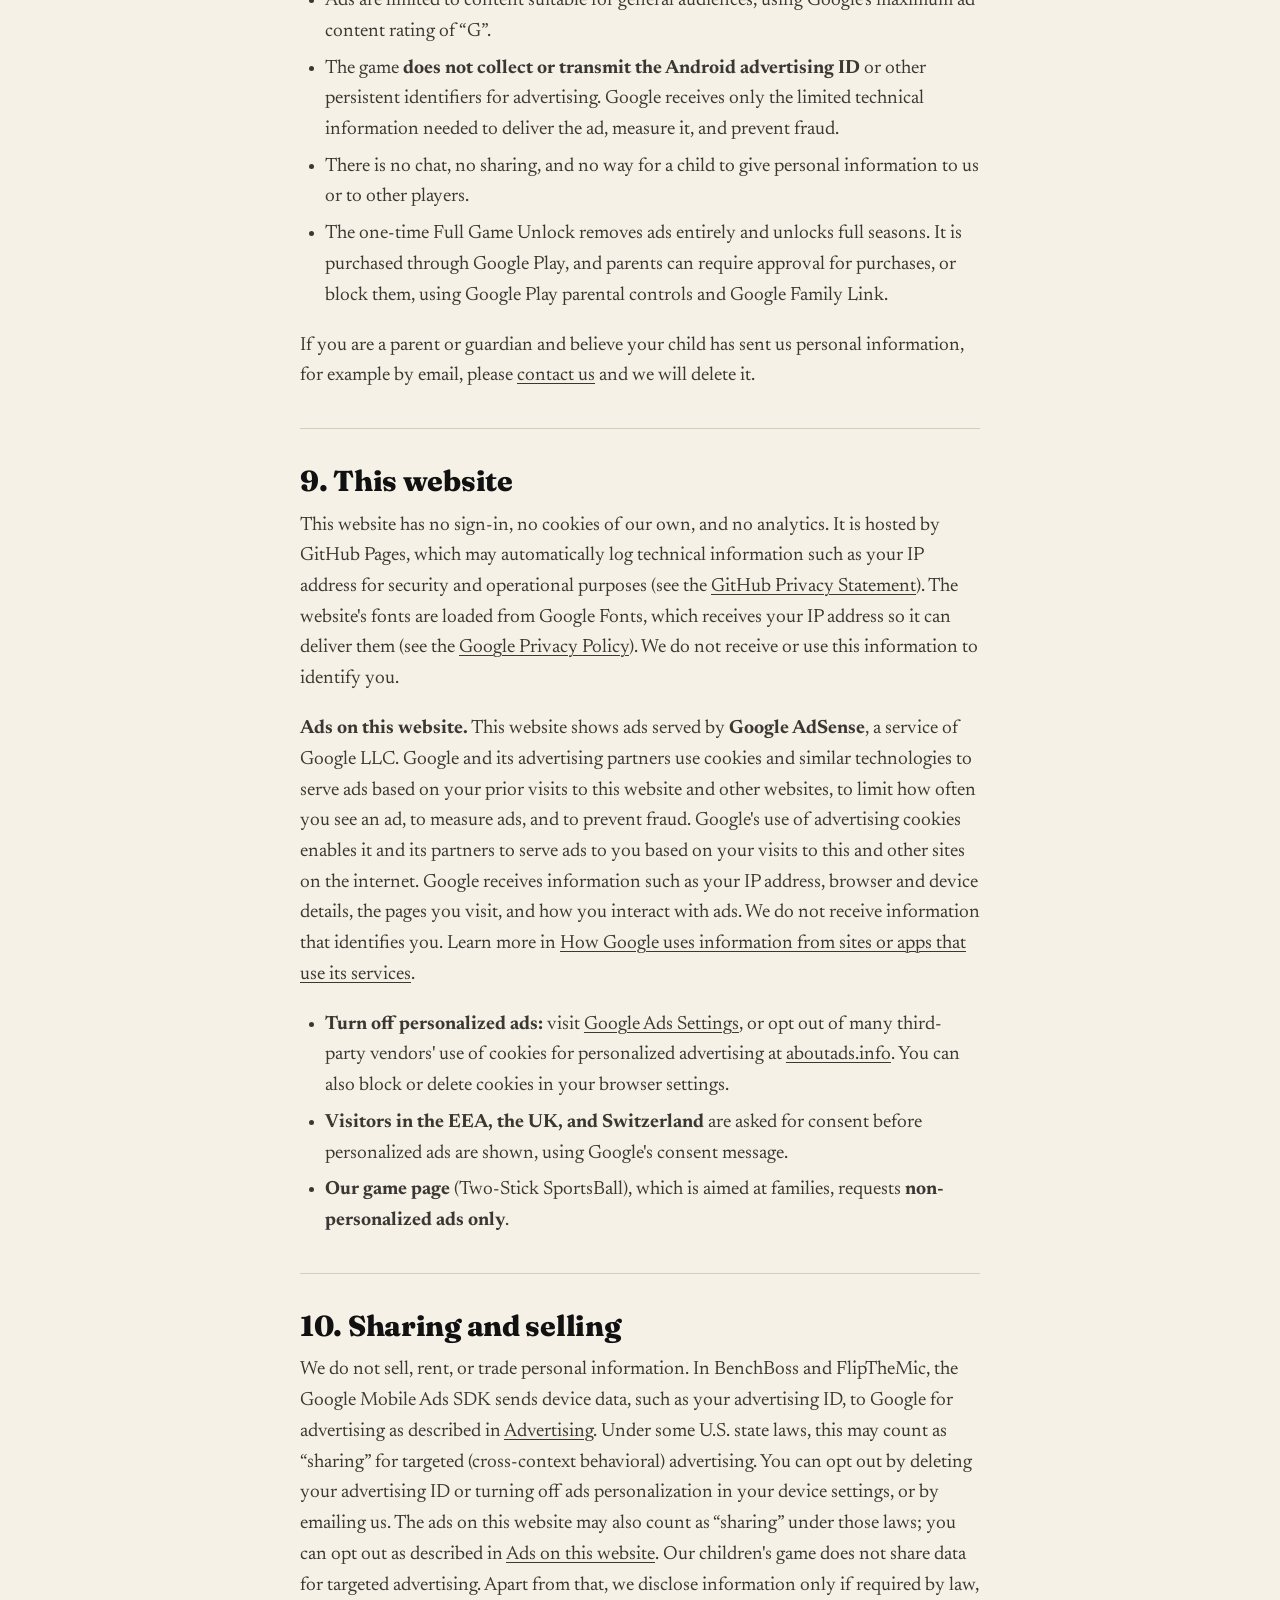
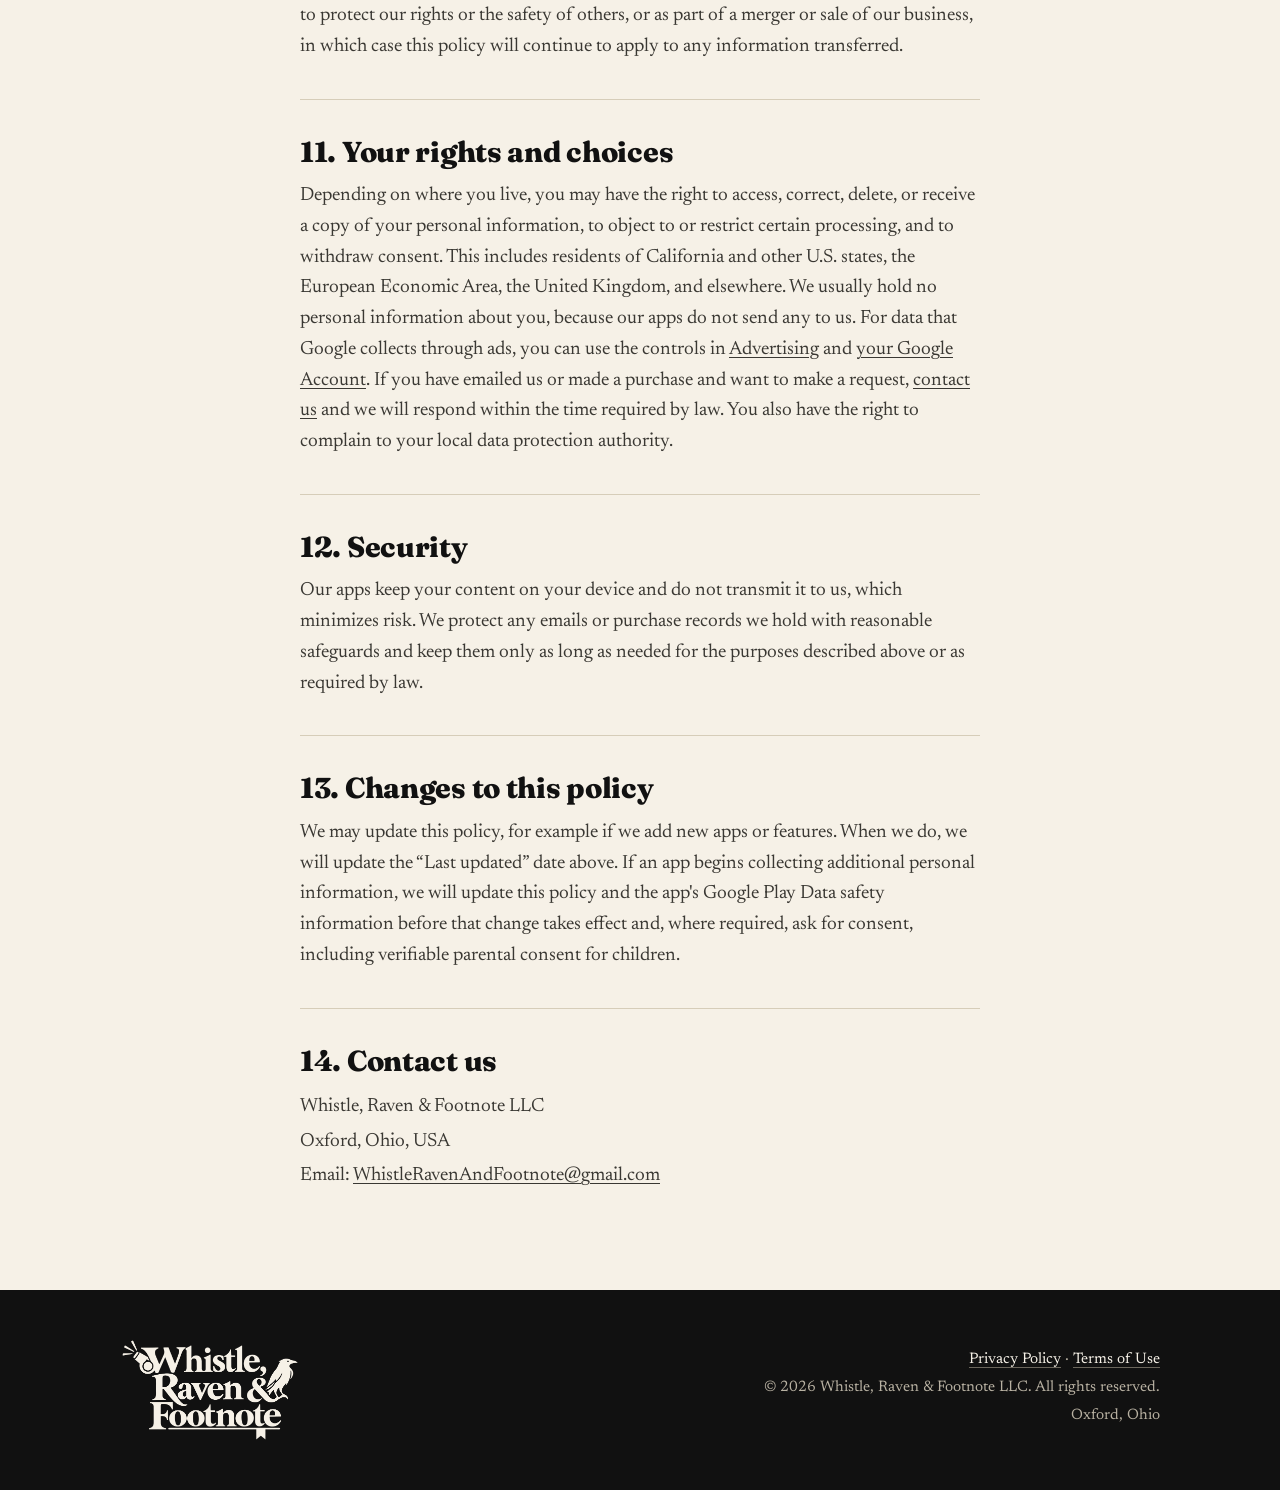
<file: privacy.html>
<!doctype html>
<html lang="en">
<head>
  <meta charset="utf-8">
  <meta name="viewport" content="width=device-width, initial-scale=1">
  <title>Privacy Policy · Whistle, Raven &amp; Footnote</title>
  <meta name="description" content="Privacy Policy for Whistle, Raven &amp; Footnote LLC and its apps: BenchBoss, FlipTheMic, and Two-Stick SportsBall.">
  <link rel="canonical" href="https://whistleravenandfootnote.com/privacy">
  <meta name="theme-color" content="#f6f1e7">
  <link rel="icon" type="image/png" href="/assets/favicon.png">
  <link rel="apple-touch-icon" href="/assets/apple-touch-icon.png">
  <link rel="preconnect" href="https://fonts.googleapis.com">
  <link rel="preconnect" href="https://fonts.gstatic.com" crossorigin>
  <link href="https://fonts.googleapis.com/css2?family=Fraunces:opsz,wght@9..144,400;9..144,600;9..144,800&family=Newsreader:ital,opsz,wght@0,6..72,400;0,6..72,500;1,6..72,400&display=swap" rel="stylesheet">
  <link rel="stylesheet" href="/styles.css">
  <script async src="https://pagead2.googlesyndication.com/pagead/js/adsbygoogle.js?client=ca-pub-8458235699997202"
     crossorigin="anonymous"></script>
</head>
<body>
  <a class="skip" href="#main">Skip to content</a>

  <header class="masthead">
    <div class="wrap masthead__inner">
      <a class="brand" href="/" aria-label="Whistle, Raven &amp; Footnote — home">
        <img src="/assets/raven.png" alt="" width="26" height="35">
        <span>Whistle, Raven <em>&amp;</em> Footnote</span>
      </a>
      <nav aria-label="Primary">
        <ul>
          <li><a href="/privacy" aria-current="page">Privacy</a></li>
          <li><a href="/terms">Terms</a></li>
          <li><a href="/#contact" class="nav-cta">Contact</a></li>
        </ul>
      </nav>
    </div>
  </header>

  <main id="main" class="legal">
    <div class="wrap legal__wrap">
      <header class="legal__head">
        <p class="section-label">Legal</p>
        <h1>Privacy Policy</h1>
        <p class="legal__date">Effective date: November 12, 2026 &middot; Last updated: November 20, 2026</p>
      </header>

      <div class="legal__summary">
        <h2>The short version</h2>
        <ul>
          <li>Our apps have <strong>no accounts and no sign-in</strong>.</li>
          <li><strong>We do not collect your personal information.</strong> Anything you create (plays, practices, game progress, settings) <strong>stays on your device</strong>.</li>
          <li>Our apps are <strong>free and supported by ads</strong> from Google AdMob. Google collects some device data to show and measure those ads. <a href="#ads">See how ads work</a>.</li>
          <li>The <strong>Two-Stick SportsBall Full Game Unlock</strong> is a one-time purchase that <strong>removes the ads</strong>. <strong>BenchBoss Pro</strong> is a one-time purchase that removes BenchBoss's full-screen ads; small banner ads remain on its list screens.</li>
          <li><strong>BenchBoss Hockey has its own, more detailed policy:</strong> the <a href="/benchboss/privacy">BenchBoss Hockey Privacy Policy</a>.</li>
          <li><strong>Our game for all ages shows only child-directed, non-personalized, G-rated ads</strong> and does not collect the advertising ID. <a href="#children">Children's privacy</a>.</li>
          <li><strong>FlipTheMic never records, saves, or sends any audio.</strong> Ads have no access to your microphone.</li>
          <li>Purchases are handled by <strong>Google Play</strong>. We never see your payment card details.</li>
        </ul>
      </div>

      <nav class="legal__toc" aria-label="On this page">
        <p class="section-label">On this page</p>
        <ol>
          <li><a href="#who">Who we are</a></li>
          <li><a href="#scope">What this policy covers</a></li>
          <li><a href="#collect">Information we collect</a></li>
          <li><a href="#apps">App-by-app details</a></li>
          <li><a href="#ads">Advertising</a></li>
          <li><a href="#device">Data stored on your device</a></li>
          <li><a href="#purchases">Purchases</a></li>
          <li><a href="#children">Children's privacy</a></li>
          <li><a href="#website">This website</a></li>
          <li><a href="#sharing">Sharing and selling</a></li>
          <li><a href="#rights">Your rights and choices</a></li>
          <li><a href="#security">Security</a></li>
          <li><a href="#changes">Changes to this policy</a></li>
          <li><a href="#contact">Contact us</a></li>
        </ol>
      </nav>

      <section id="who">
        <h2>1. Who we are</h2>
        <p>Whistle, Raven &amp; Footnote LLC (&ldquo;<strong>we</strong>,&rdquo; &ldquo;<strong>us</strong>,&rdquo; or &ldquo;<strong>our</strong>&rdquo;) is an Ohio limited liability company based in Oxford, Ohio, USA. We make the apps listed below and operate this website, whistleravenandfootnote.com.</p>
      </section>

      <section id="scope">
        <h2>2. What this policy covers</h2>
        <p>This Privacy Policy applies to:</p>
        <ul>
          <li><strong>BenchBoss</strong>, a hockey app for drawing plays and planning practices. It is free with ads, and an optional BenchBoss Pro upgrade removes its full-screen ads. BenchBoss is covered by its own <a href="/benchboss/privacy">BenchBoss Hockey Privacy Policy</a>, which takes priority over this policy for that app;</li>
          <li><strong>FlipTheMic</strong>, a free, ad-supported role-reversal app that lets people experience what stuttering feels like;</li>
          <li><strong>Two-Stick SportsBall</strong>, a single-player sports game made for all ages, including children. The free version includes a half-season of play with child-directed ads, and an optional one-time Full Game Unlock removes the ads and unlocks full seasons; and</li>
          <li>this website.</li>
        </ul>
        <p>Together these are our &ldquo;<strong>Services</strong>.&rdquo;</p>
      </section>

      <section id="collect">
        <h2>3. Information we collect</h2>
        <p><strong>We, Whistle, Raven &amp; Footnote LLC, do not collect personal information through our apps.</strong> None of our apps:</p>
        <ul>
          <li>requires or offers an account, sign-in, or registration;</li>
          <li>asks for your name, email address, phone number, or other contact details;</li>
          <li>accesses your contacts, photos, files, or precise (GPS) location; or</li>
          <li>sends your content, or information about what you do in the app, to us.</li>
        </ul>
        <p>Our apps show ads provided by Google AdMob. Google, not us, collects certain device and usage data to deliver those ads, as described in <a href="#ads">Advertising</a>. In our children's game this collection is restricted, as described in <a href="#children">Children's privacy</a>.</p>
        <p>The only personal information we receive directly is what you choose to send us, for example when you email us for support (see <a href="#contact">Contact us</a>), and the limited purchase records that Google Play provides (see <a href="#purchases">Purchases</a>).</p>
      </section>

      <section id="apps">
        <h2>4. App-by-app details</h2>

        <h3 id="benchboss">BenchBoss</h3>
        <p>BenchBoss lets you draw hockey plays and build practice plans. The plays, drills, practice plans, rosters, notes, and settings you create are saved only on your device. We cannot see them, they are not uploaded to us, and they are never shared with advertisers. If you choose to share or export something (for example, sending a practice plan to another coach), it goes through the sharing method you pick, such as your email or messaging app, and that service's own privacy policy applies.</p>
        <p>BenchBoss shows small banner ads on its list screens in both the free and Pro versions, and the free version also shows an occasional full-screen ad between sections (see <a href="#ads">Advertising</a>). BenchBoss Pro removes the full-screen ads.</p>
        <p class="callout">BenchBoss Hockey has its own detailed privacy policy, covering video review, on-device dictation, and Google's consent form: the <a href="/benchboss/privacy">BenchBoss Hockey Privacy Policy</a>.</p>

        <h3 id="flipthemic">FlipTheMic</h3>
        <p>FlipTheMic is free to download and is supported by ads (see <a href="#ads">Advertising</a>).</p>
        <p class="callout"><strong>Nothing is recorded.</strong> FlipTheMic does not record, store, save, upload, transmit, or share any audio, voice, speech, video, or transcript. If the app uses your device's microphone for a feature, any sound is handled only in real time on your device and is discarded straight away. It is never written to storage and never leaves your device. Nobody, including us and our advertising partner, can listen to or retrieve anything said while using FlipTheMic. Ads have no access to the microphone or to anything you say.</p>
        <p>FlipTheMic does not collect health information or information about your speech, and nothing about how you use its practice features is shared with advertisers. Ads in FlipTheMic are limited to small banners so they do not interrupt practice. Any settings you change stay on your device.</p>

        <h3 id="two-stick-sportsball">Two-Stick SportsBall</h3>
        <p>Two-Stick SportsBall is a single-player game made for all ages, including children. It has no online multiplayer, chat, user-generated content sharing, or social features, and no analytics or tracking. Game progress, scores, and settings are saved only on your device.</p>
        <p>The free version includes a half-season of play and shows <strong>child-directed, non-personalized, G-rated ads only</strong>. The game does not collect or transmit the device's advertising ID. The one-time <strong>Full Game Unlock</strong> removes the ads and unlocks full seasons. See <a href="#children">Children's privacy</a> for details.</p>
      </section>

      <section id="ads">
        <h2>5. Advertising</h2>
        <p>The free versions of our apps show ads using <strong>Google AdMob</strong>, an advertising service provided by Google LLC. We do not receive any information that identifies you. To deliver ads, measure them, and prevent fraud, the Google Mobile Ads SDK built into our apps sends certain information from your device to Google, such as:</p>
        <ul>
          <li><strong>Device identifiers</strong>, such as the Android advertising ID and app set ID. <em>Not</em> the advertising ID in our children's game;</li>
          <li><strong>Approximate location</strong>, worked out from your IP address (not GPS);</li>
          <li><strong>Ad interactions</strong>, such as which ads were shown and whether they were tapped;</li>
          <li><strong>Diagnostic and device information</strong>, such as device model, operating system, app version, and ad performance and crash data.</li>
        </ul>
        <p>Google uses this information as described in the <a href="https://policies.google.com/privacy" rel="noopener">Google Privacy Policy</a> and in <a href="https://policies.google.com/technologies/partner-sites" rel="noopener">How Google uses information from sites or apps that use our services</a>. Data is encrypted in transit.</p>
        <p><strong>Your choices about ads:</strong></p>
        <ul>
          <li><strong>Remove ads:</strong> buy the Full Game Unlock in Two-Stick SportsBall, and the game no longer requests or shows ads. BenchBoss Pro removes BenchBoss's full-screen ads; small banners remain on its list screens.</li>
          <li><strong>Consent (EEA, UK, and Switzerland):</strong> in BenchBoss and FlipTheMic, you will be asked the first time you open the app whether you consent to personalized ads. You can change your choice at any time from the app's privacy settings.</li>
          <li><strong>Personalized ads:</strong> on Android you can delete or reset your advertising ID, or opt out of ads personalization, under <em>Settings &rarr; Privacy &rarr; Ads</em> (wording may vary by device). You can also manage Google ad settings at <a href="https://myadcenter.google.com/" rel="noopener">My Ad Center</a>. You will still see ads, but they will be less relevant to you.</li>
        </ul>
        <p>Ads are provided by third parties. We use Google's controls to block inappropriate categories, but we do not choose individual ads. If you see an ad that seems inappropriate, especially in our children's game, please <a href="#contact">tell us</a>.</p>
      </section>

      <section id="device">
        <h2>6. Data stored on your device</h2>
        <p>Our apps save your content and settings locally on your device so they are there next time you open the app. This data is under your control. You can delete it by clearing the app's storage in your device settings or by uninstalling the app.</p>
        <p>If you have turned on Android's device backup, Android may include app data in a backup to your Google account. Google manages that backup under your Google account and Google's privacy policy. We do not have access to it.</p>
      </section>

      <section id="purchases">
        <h2>7. Purchases</h2>
        <p>BenchBoss offers an optional one-time &ldquo;BenchBoss Pro&rdquo; upgrade that unlocks extra features and removes full-screen ads (small banner ads remain on list screens). Two-Stick SportsBall offers an optional one-time &ldquo;Full Game Unlock&rdquo; that removes ads and unlocks full seasons beyond the free half-season. Both are in-app purchases, and these are the only purchases in our apps. All payments are processed by Google Play under the <a href="https://payments.google.com/payments/apis-secure/u/0/get_legal_document?ldo=0&amp;ldt=privacynotice" rel="noopener">Google Payments Privacy Notice</a> and <a href="https://policies.google.com/privacy" rel="noopener">Google Privacy Policy</a>.</p>
        <p>We never receive your payment card or bank details. Google provides us with limited transaction records, such as an order number, the product purchased, the date, the price, and general location information needed for tax purposes. We use these records only for accounting, tax, legal compliance, fraud prevention, and handling refund or support requests. The app checks with Google Play on your device to confirm whether you have made the purchase.</p>
      </section>

      <section id="children">
        <h2>8. Children's privacy</h2>
        <p>Two-Stick SportsBall is made for all ages, including children, and follows the <a href="https://support.google.com/googleplay/android-developer/answer/9893335" rel="noopener">Google Play Families Policy</a>. BenchBoss and FlipTheMic are intended for teens and adults and are not directed at children under 13.</p>
        <p><strong>We do not knowingly collect personal information from children under 13</strong>, in line with the U.S. Children's Online Privacy Protection Act (COPPA) and similar laws. In Two-Stick SportsBall:</p>
        <ul>
          <li>Every ad request is marked as <strong>directed to children</strong>, which tells Google to show only <strong>non-personalized ads</strong> that comply with COPPA and Google's Families ad policies. There is no interest-based advertising and no remarketing.</li>
          <li>Ads are limited to content suitable for general audiences, using Google's maximum ad content rating of &ldquo;G&rdquo;.</li>
          <li>The game <strong>does not collect or transmit the Android advertising ID</strong> or other persistent identifiers for advertising. Google receives only the limited technical information needed to deliver the ad, measure it, and prevent fraud.</li>
          <li>There is no chat, no sharing, and no way for a child to give personal information to us or to other players.</li>
          <li>The one-time Full Game Unlock removes ads entirely and unlocks full seasons. It is purchased through Google Play, and parents can require approval for purchases, or block them, using Google Play parental controls and Google Family Link.</li>
        </ul>
        <p>If you are a parent or guardian and believe your child has sent us personal information, for example by email, please <a href="#contact">contact us</a> and we will delete it.</p>
      </section>

      <section id="website">
        <h2>9. This website</h2>
        <p>This website has no sign-in, no cookies of our own, and no analytics. It is hosted by GitHub Pages, which may automatically log technical information such as your IP address for security and operational purposes (see the <a href="https://docs.github.com/en/site-policy/privacy-policies/github-general-privacy-statement" rel="noopener">GitHub Privacy Statement</a>). The website's fonts are loaded from Google Fonts, which receives your IP address so it can deliver them (see the <a href="https://policies.google.com/privacy" rel="noopener">Google Privacy Policy</a>). We do not receive or use this information to identify you.</p>
        <p id="website-ads"><strong>Ads on this website.</strong> This website shows ads served by <strong>Google AdSense</strong>, a service of Google LLC. Google and its advertising partners use cookies and similar technologies to serve ads based on your prior visits to this website and other websites, to limit how often you see an ad, to measure ads, and to prevent fraud. Google's use of advertising cookies enables it and its partners to serve ads to you based on your visits to this and other sites on the internet. Google receives information such as your IP address, browser and device details, the pages you visit, and how you interact with ads. We do not receive information that identifies you. Learn more in <a href="https://policies.google.com/technologies/partner-sites" rel="noopener">How Google uses information from sites or apps that use its services</a>.</p>
        <ul>
          <li><strong>Turn off personalized ads:</strong> visit <a href="https://adssettings.google.com" rel="noopener">Google Ads Settings</a>, or opt out of many third-party vendors' use of cookies for personalized advertising at <a href="https://optout.aboutads.info" rel="noopener">aboutads.info</a>. You can also block or delete cookies in your browser settings.</li>
          <li><strong>Visitors in the EEA, the UK, and Switzerland</strong> are asked for consent before personalized ads are shown, using Google's consent message.</li>
          <li><strong>Our game page</strong> (Two-Stick SportsBall), which is aimed at families, requests <strong>non-personalized ads only</strong>.</li>
        </ul>
      </section>

      <section id="sharing">
        <h2>10. Sharing and selling</h2>
        <p>We do not sell, rent, or trade personal information. In BenchBoss and FlipTheMic, the Google Mobile Ads SDK sends device data, such as your advertising ID, to Google for advertising as described in <a href="#ads">Advertising</a>. Under some U.S. state laws, this may count as &ldquo;sharing&rdquo; for targeted (cross-context behavioral) advertising. You can opt out by deleting your advertising ID or turning off ads personalization in your device settings, or by emailing us. The ads on this website may also count as &ldquo;sharing&rdquo; under those laws; you can opt out as described in <a href="#website-ads">Ads on this website</a>. Our children's game does not share data for targeted advertising. Apart from that, we disclose information only if required by law, to protect our rights or the safety of others, or as part of a merger or sale of our business, in which case this policy will continue to apply to any information transferred.</p>
      </section>

      <section id="rights">
        <h2>11. Your rights and choices</h2>
        <p>Depending on where you live, you may have the right to access, correct, delete, or receive a copy of your personal information, to object to or restrict certain processing, and to withdraw consent. This includes residents of California and other U.S. states, the European Economic Area, the United Kingdom, and elsewhere. We usually hold no personal information about you, because our apps do not send any to us. For data that Google collects through ads, you can use the controls in <a href="#ads">Advertising</a> and <a href="https://myaccount.google.com/" rel="noopener">your Google Account</a>. If you have emailed us or made a purchase and want to make a request, <a href="#contact">contact us</a> and we will respond within the time required by law. You also have the right to complain to your local data protection authority.</p>
      </section>

      <section id="security">
        <h2>12. Security</h2>
        <p>Our apps keep your content on your device and do not transmit it to us, which minimizes risk. We protect any emails or purchase records we hold with reasonable safeguards and keep them only as long as needed for the purposes described above or as required by law.</p>
      </section>

      <section id="changes">
        <h2>13. Changes to this policy</h2>
        <p>We may update this policy, for example if we add new apps or features. When we do, we will update the &ldquo;Last updated&rdquo; date above. If an app begins collecting additional personal information, we will update this policy and the app's Google Play Data safety information before that change takes effect and, where required, ask for consent, including verifiable parental consent for children.</p>
      </section>

      <section id="contact">
        <h2>14. Contact us</h2>
        <address>
          Whistle, Raven &amp; Footnote LLC<br>
          Oxford, Ohio, USA<br>
          Email: <a href="mailto:WhistleRavenAndFootnote@gmail.com?subject=Privacy%20question">WhistleRavenAndFootnote@gmail.com</a>
        </address>
      </section>
    </div>
  </main>

  <footer class="site-footer">
    <div class="wrap site-footer__inner">
      <a href="/"><img src="/assets/logo-light.png" alt="Whistle, Raven &amp; Footnote" class="site-footer__logo" width="1424" height="826" loading="lazy"></a>
      <div class="site-footer__meta">
        <p class="site-footer__links"><a href="/privacy">Privacy Policy</a> &middot; <a href="/terms">Terms of Use</a></p>
        <p>&copy; 2026 Whistle, Raven &amp; Footnote LLC. All rights reserved.</p>
        <p>Oxford, Ohio</p>
      </div>
    </div>
  </footer>
</body>
</html>
</file>
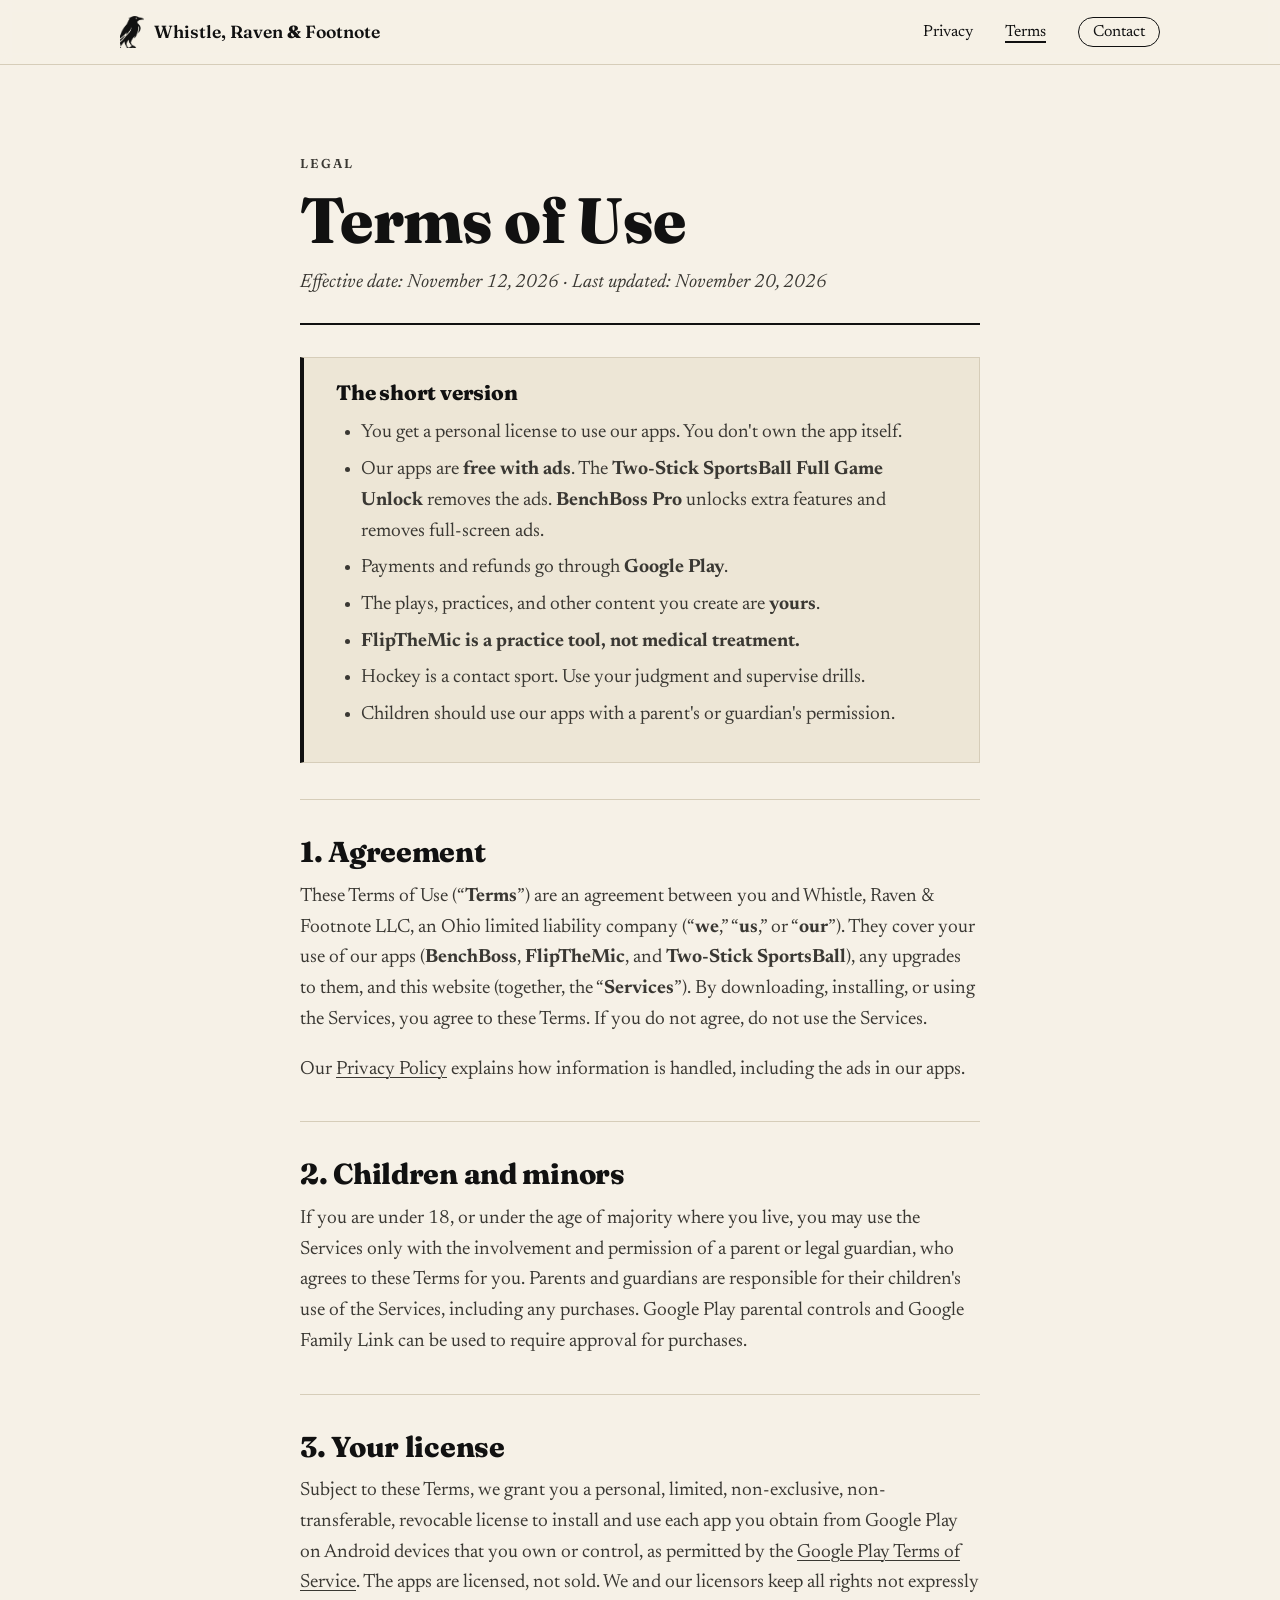
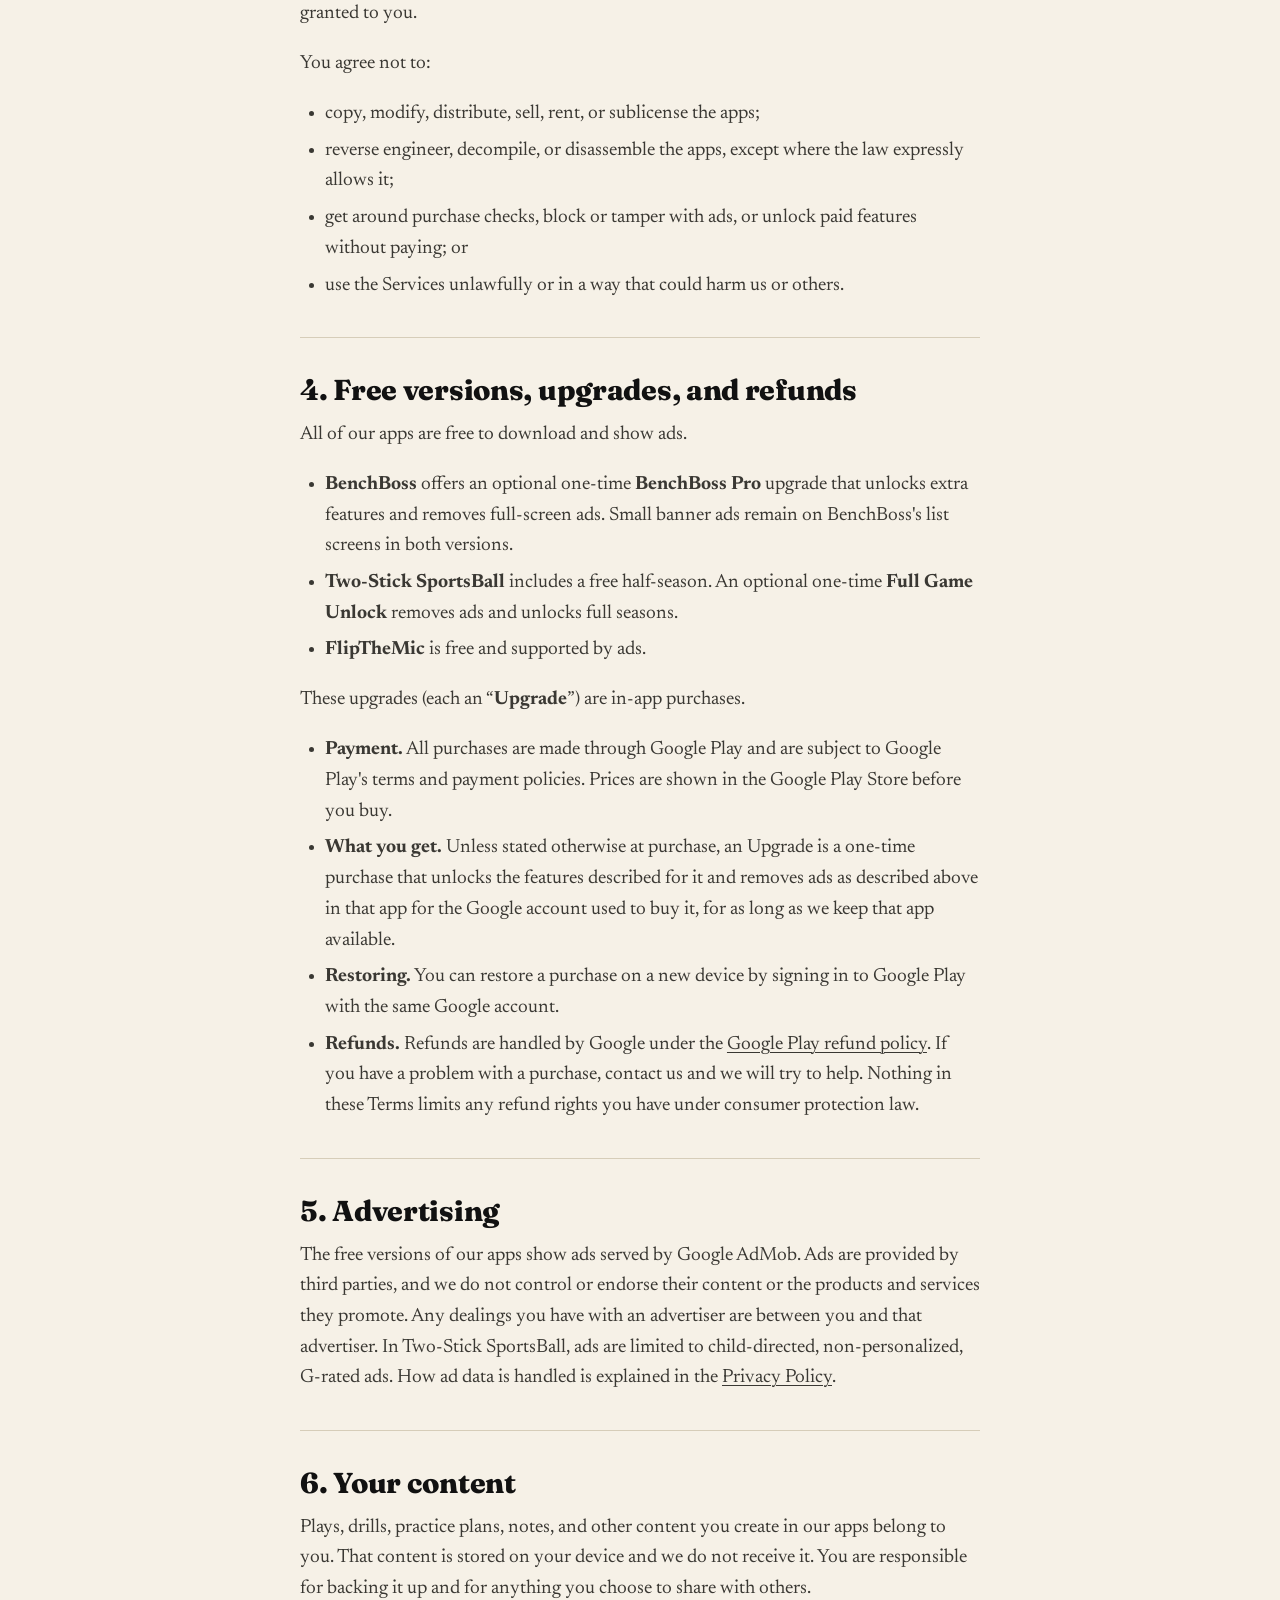
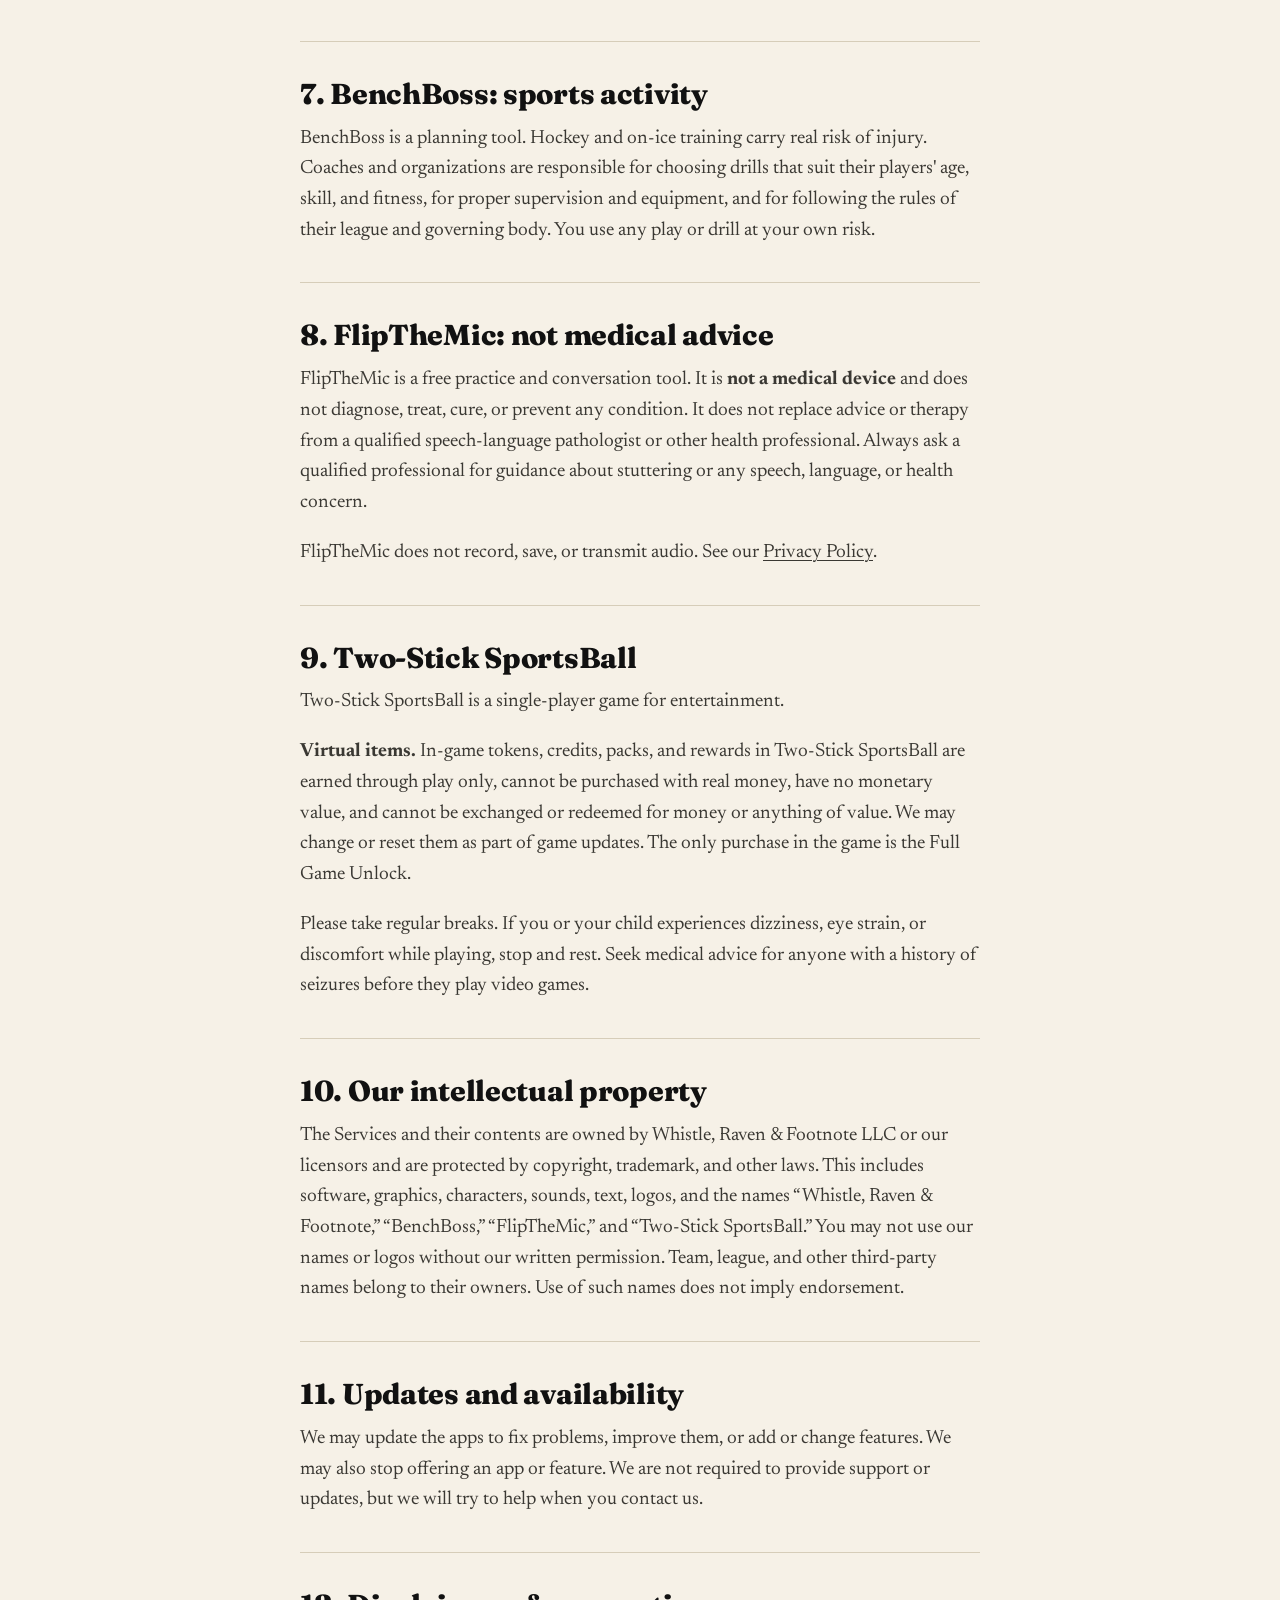
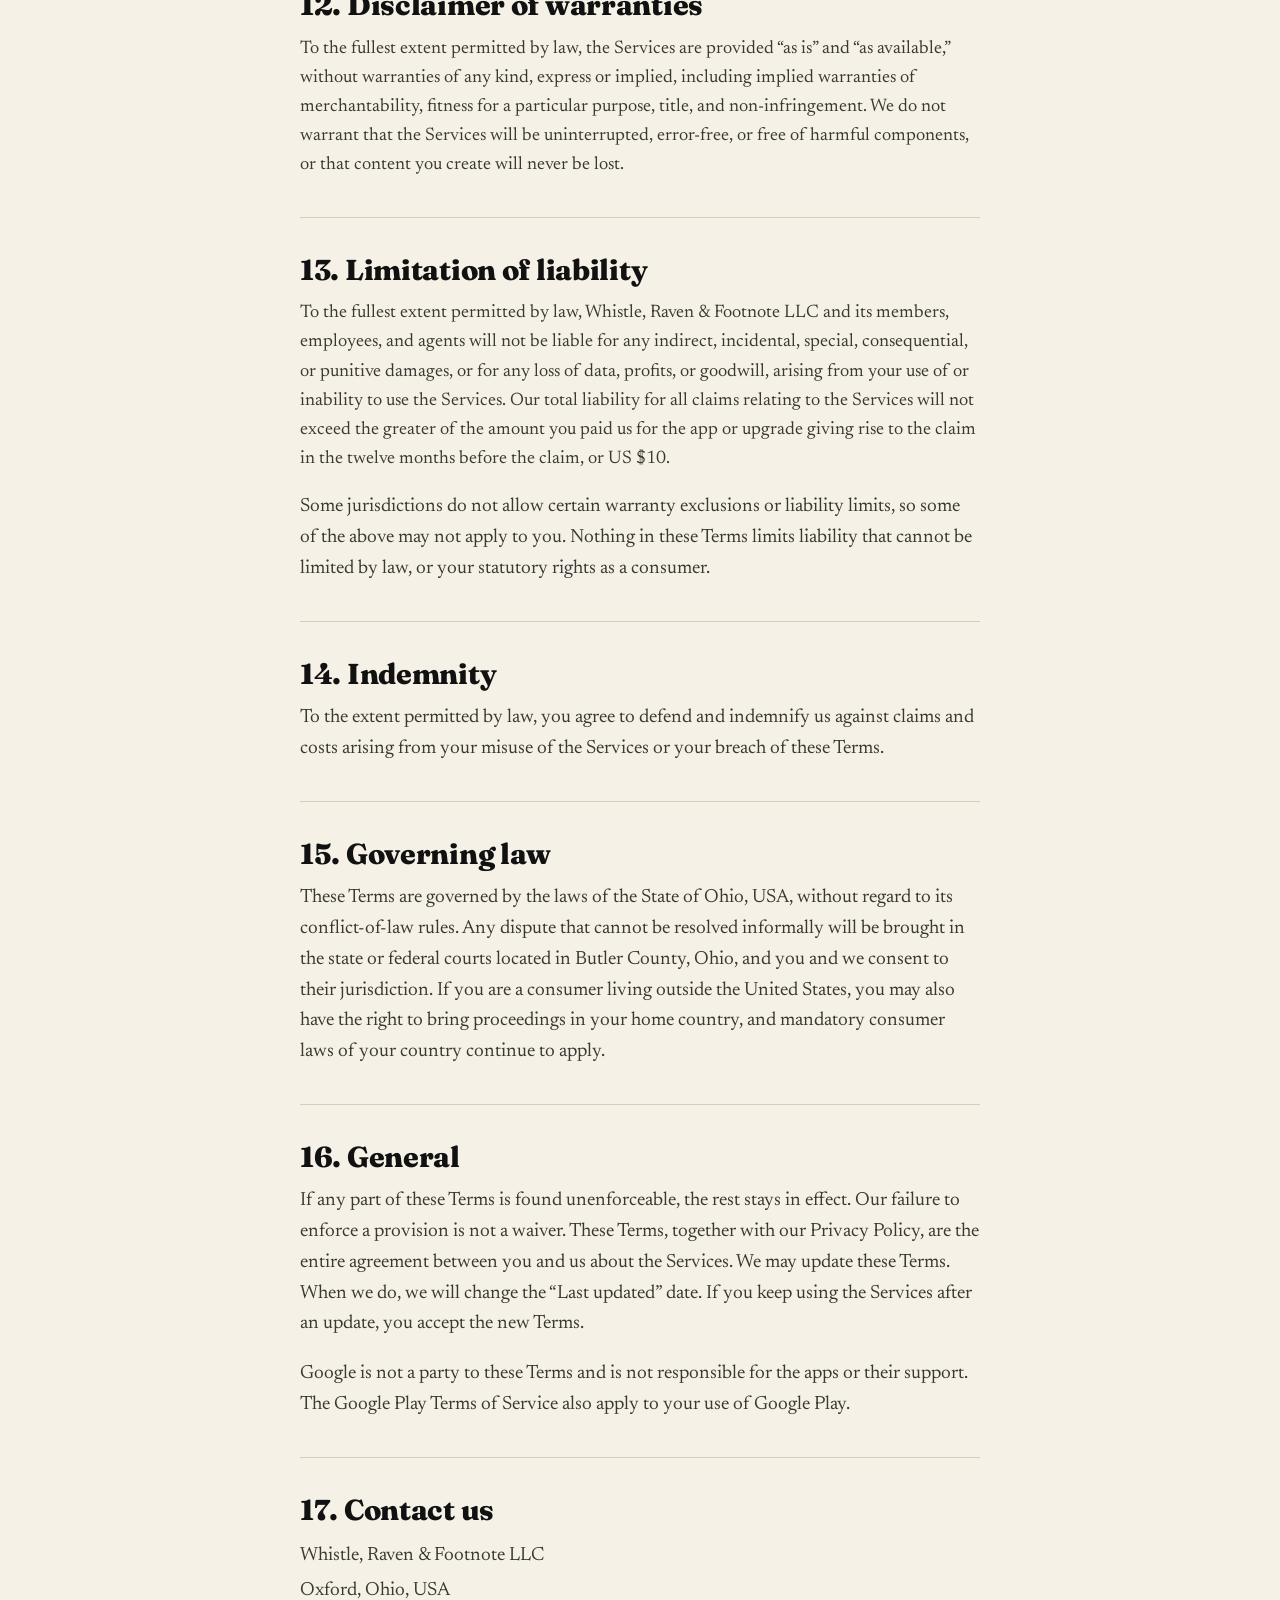
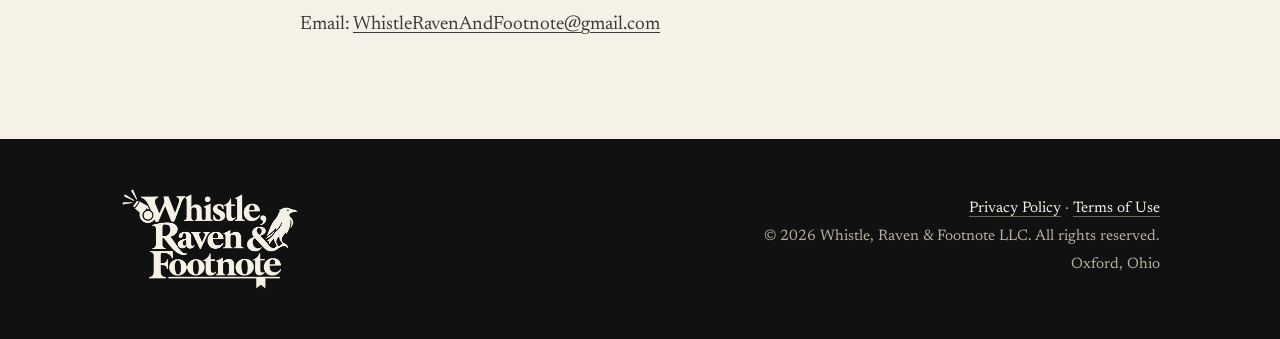
<file: terms.html>
<!doctype html>
<html lang="en">
<head>
  <meta charset="utf-8">
  <meta name="viewport" content="width=device-width, initial-scale=1">
  <title>Terms of Use · Whistle, Raven &amp; Footnote</title>
  <meta name="description" content="Terms of Use for Whistle, Raven &amp; Footnote LLC apps: BenchBoss, FlipTheMic, and Two-Stick SportsBall.">
  <link rel="canonical" href="https://whistleravenandfootnote.com/terms">
  <meta name="theme-color" content="#f6f1e7">
  <link rel="icon" type="image/png" href="/assets/favicon.png">
  <link rel="apple-touch-icon" href="/assets/apple-touch-icon.png">
  <link rel="preconnect" href="https://fonts.googleapis.com">
  <link rel="preconnect" href="https://fonts.gstatic.com" crossorigin>
  <link href="https://fonts.googleapis.com/css2?family=Fraunces:opsz,wght@9..144,400;9..144,600;9..144,800&family=Newsreader:ital,opsz,wght@0,6..72,400;0,6..72,500;1,6..72,400&display=swap" rel="stylesheet">
  <link rel="stylesheet" href="/styles.css">
  <script async src="https://pagead2.googlesyndication.com/pagead/js/adsbygoogle.js?client=ca-pub-8458235699997202"
     crossorigin="anonymous"></script>
</head>
<body>
  <a class="skip" href="#main">Skip to content</a>

  <header class="masthead">
    <div class="wrap masthead__inner">
      <a class="brand" href="/" aria-label="Whistle, Raven &amp; Footnote — home">
        <img src="/assets/raven.png" alt="" width="26" height="35">
        <span>Whistle, Raven <em>&amp;</em> Footnote</span>
      </a>
      <nav aria-label="Primary">
        <ul>
          <li><a href="/privacy">Privacy</a></li>
          <li><a href="/terms" aria-current="page">Terms</a></li>
          <li><a href="/#contact" class="nav-cta">Contact</a></li>
        </ul>
      </nav>
    </div>
  </header>

  <main id="main" class="legal">
    <div class="wrap legal__wrap">
      <header class="legal__head">
        <p class="section-label">Legal</p>
        <h1>Terms of Use</h1>
        <p class="legal__date">Effective date: November 12, 2026 &middot; Last updated: November 20, 2026</p>
      </header>

      <div class="legal__summary">
        <h2>The short version</h2>
        <ul>
          <li>You get a personal license to use our apps. You don't own the app itself.</li>
          <li>Our apps are <strong>free with ads</strong>. The <strong>Two-Stick SportsBall Full Game Unlock</strong> removes the ads. <strong>BenchBoss Pro</strong> unlocks extra features and removes full-screen ads.</li>
          <li>Payments and refunds go through <strong>Google Play</strong>.</li>
          <li>The plays, practices, and other content you create are <strong>yours</strong>.</li>
          <li><strong>FlipTheMic is a practice tool, not medical treatment.</strong></li>
          <li>Hockey is a contact sport. Use your judgment and supervise drills.</li>
          <li>Children should use our apps with a parent's or guardian's permission.</li>
        </ul>
      </div>

      <section id="agreement">
        <h2>1. Agreement</h2>
        <p>These Terms of Use (&ldquo;<strong>Terms</strong>&rdquo;) are an agreement between you and Whistle, Raven &amp; Footnote LLC, an Ohio limited liability company (&ldquo;<strong>we</strong>,&rdquo; &ldquo;<strong>us</strong>,&rdquo; or &ldquo;<strong>our</strong>&rdquo;). They cover your use of our apps (<strong>BenchBoss</strong>, <strong>FlipTheMic</strong>, and <strong>Two-Stick SportsBall</strong>), any upgrades to them, and this website (together, the &ldquo;<strong>Services</strong>&rdquo;). By downloading, installing, or using the Services, you agree to these Terms. If you do not agree, do not use the Services.</p>
        <p>Our <a href="/privacy">Privacy Policy</a> explains how information is handled, including the ads in our apps.</p>
      </section>

      <section id="minors">
        <h2>2. Children and minors</h2>
        <p>If you are under 18, or under the age of majority where you live, you may use the Services only with the involvement and permission of a parent or legal guardian, who agrees to these Terms for you. Parents and guardians are responsible for their children's use of the Services, including any purchases. Google Play parental controls and Google Family Link can be used to require approval for purchases.</p>
      </section>

      <section id="license">
        <h2>3. Your license</h2>
        <p>Subject to these Terms, we grant you a personal, limited, non-exclusive, non-transferable, revocable license to install and use each app you obtain from Google Play on Android devices that you own or control, as permitted by the <a href="https://play.google.com/about/play-terms/" rel="noopener">Google Play Terms of Service</a>. The apps are licensed, not sold. We and our licensors keep all rights not expressly granted to you.</p>
        <p>You agree not to:</p>
        <ul>
          <li>copy, modify, distribute, sell, rent, or sublicense the apps;</li>
          <li>reverse engineer, decompile, or disassemble the apps, except where the law expressly allows it;</li>
          <li>get around purchase checks, block or tamper with ads, or unlock paid features without paying; or</li>
          <li>use the Services unlawfully or in a way that could harm us or others.</li>
        </ul>
      </section>

      <section id="purchases">
        <h2>4. Free versions, upgrades, and refunds</h2>
        <p>All of our apps are free to download and show ads.</p>
        <ul>
          <li><strong>BenchBoss</strong> offers an optional one-time <strong>BenchBoss Pro</strong> upgrade that unlocks extra features and removes full-screen ads. Small banner ads remain on BenchBoss's list screens in both versions.</li>
          <li><strong>Two-Stick SportsBall</strong> includes a free half-season. An optional one-time <strong>Full Game Unlock</strong> removes ads and unlocks full seasons.</li>
          <li><strong>FlipTheMic</strong> is free and supported by ads.</li>
        </ul>
        <p>These upgrades (each an &ldquo;<strong>Upgrade</strong>&rdquo;) are in-app purchases.</p>
        <ul>
          <li><strong>Payment.</strong> All purchases are made through Google Play and are subject to Google Play's terms and payment policies. Prices are shown in the Google Play Store before you buy.</li>
          <li><strong>What you get.</strong> Unless stated otherwise at purchase, an Upgrade is a one-time purchase that unlocks the features described for it and removes ads as described above in that app for the Google account used to buy it, for as long as we keep that app available.</li>
          <li><strong>Restoring.</strong> You can restore a purchase on a new device by signing in to Google Play with the same Google account.</li>
          <li><strong>Refunds.</strong> Refunds are handled by Google under the <a href="https://support.google.com/googleplay/answer/2479637" rel="noopener">Google Play refund policy</a>. If you have a problem with a purchase, contact us and we will try to help. Nothing in these Terms limits any refund rights you have under consumer protection law.</li>
        </ul>
      </section>

      <section id="ads">
        <h2>5. Advertising</h2>
        <p>The free versions of our apps show ads served by Google AdMob. Ads are provided by third parties, and we do not control or endorse their content or the products and services they promote. Any dealings you have with an advertiser are between you and that advertiser. In Two-Stick SportsBall, ads are limited to child-directed, non-personalized, G-rated ads. How ad data is handled is explained in the <a href="/privacy#ads">Privacy Policy</a>.</p>
      </section>

      <section id="content">
        <h2>6. Your content</h2>
        <p>Plays, drills, practice plans, notes, and other content you create in our apps belong to you. That content is stored on your device and we do not receive it. You are responsible for backing it up and for anything you choose to share with others.</p>
      </section>

      <section id="benchboss">
        <h2>7. BenchBoss: sports activity</h2>
        <p>BenchBoss is a planning tool. Hockey and on-ice training carry real risk of injury. Coaches and organizations are responsible for choosing drills that suit their players' age, skill, and fitness, for proper supervision and equipment, and for following the rules of their league and governing body. You use any play or drill at your own risk.</p>
      </section>

      <section id="flipthemic">
        <h2>8. FlipTheMic: not medical advice</h2>
        <p>FlipTheMic is a free practice and conversation tool. It is <strong>not a medical device</strong> and does not diagnose, treat, cure, or prevent any condition. It does not replace advice or therapy from a qualified speech-language pathologist or other health professional. Always ask a qualified professional for guidance about stuttering or any speech, language, or health concern.</p>
        <p>FlipTheMic does not record, save, or transmit audio. See our <a href="/privacy#flipthemic">Privacy Policy</a>.</p>
      </section>

      <section id="game">
        <h2>9. Two-Stick SportsBall</h2>
        <p>Two-Stick SportsBall is a single-player game for entertainment.</p>
        <p><strong>Virtual items.</strong> In-game tokens, credits, packs, and rewards in Two-Stick SportsBall are earned through play only, cannot be purchased with real money, have no monetary value, and cannot be exchanged or redeemed for money or anything of value. We may change or reset them as part of game updates. The only purchase in the game is the Full Game Unlock.</p>
        <p>Please take regular breaks. If you or your child experiences dizziness, eye strain, or discomfort while playing, stop and rest. Seek medical advice for anyone with a history of seizures before they play video games.</p>
      </section>

      <section id="ip">
        <h2>10. Our intellectual property</h2>
        <p>The Services and their contents are owned by Whistle, Raven &amp; Footnote LLC or our licensors and are protected by copyright, trademark, and other laws. This includes software, graphics, characters, sounds, text, logos, and the names &ldquo;Whistle, Raven &amp; Footnote,&rdquo; &ldquo;BenchBoss,&rdquo; &ldquo;FlipTheMic,&rdquo; and &ldquo;Two-Stick SportsBall.&rdquo; You may not use our names or logos without our written permission. Team, league, and other third-party names belong to their owners. Use of such names does not imply endorsement.</p>
      </section>

      <section id="updates">
        <h2>11. Updates and availability</h2>
        <p>We may update the apps to fix problems, improve them, or add or change features. We may also stop offering an app or feature. We are not required to provide support or updates, but we will try to help when you contact us.</p>
      </section>

      <section id="disclaimer">
        <h2>12. Disclaimer of warranties</h2>
        <p class="caps">To the fullest extent permitted by law, the Services are provided &ldquo;as is&rdquo; and &ldquo;as available,&rdquo; without warranties of any kind, express or implied, including implied warranties of merchantability, fitness for a particular purpose, title, and non-infringement. We do not warrant that the Services will be uninterrupted, error-free, or free of harmful components, or that content you create will never be lost.</p>
      </section>

      <section id="liability">
        <h2>13. Limitation of liability</h2>
        <p class="caps">To the fullest extent permitted by law, Whistle, Raven &amp; Footnote LLC and its members, employees, and agents will not be liable for any indirect, incidental, special, consequential, or punitive damages, or for any loss of data, profits, or goodwill, arising from your use of or inability to use the Services. Our total liability for all claims relating to the Services will not exceed the greater of the amount you paid us for the app or upgrade giving rise to the claim in the twelve months before the claim, or US $10.</p>
        <p>Some jurisdictions do not allow certain warranty exclusions or liability limits, so some of the above may not apply to you. Nothing in these Terms limits liability that cannot be limited by law, or your statutory rights as a consumer.</p>
      </section>

      <section id="indemnity">
        <h2>14. Indemnity</h2>
        <p>To the extent permitted by law, you agree to defend and indemnify us against claims and costs arising from your misuse of the Services or your breach of these Terms.</p>
      </section>

      <section id="law">
        <h2>15. Governing law</h2>
        <p>These Terms are governed by the laws of the State of Ohio, USA, without regard to its conflict-of-law rules. Any dispute that cannot be resolved informally will be brought in the state or federal courts located in Butler County, Ohio, and you and we consent to their jurisdiction. If you are a consumer living outside the United States, you may also have the right to bring proceedings in your home country, and mandatory consumer laws of your country continue to apply.</p>
      </section>

      <section id="general">
        <h2>16. General</h2>
        <p>If any part of these Terms is found unenforceable, the rest stays in effect. Our failure to enforce a provision is not a waiver. These Terms, together with our Privacy Policy, are the entire agreement between you and us about the Services. We may update these Terms. When we do, we will change the &ldquo;Last updated&rdquo; date. If you keep using the Services after an update, you accept the new Terms.</p>
        <p>Google is not a party to these Terms and is not responsible for the apps or their support. The Google Play Terms of Service also apply to your use of Google Play.</p>
      </section>

      <section id="contact">
        <h2>17. Contact us</h2>
        <address>
          Whistle, Raven &amp; Footnote LLC<br>
          Oxford, Ohio, USA<br>
          Email: <a href="mailto:WhistleRavenAndFootnote@gmail.com?subject=Terms%20question">WhistleRavenAndFootnote@gmail.com</a>
        </address>
      </section>
    </div>
  </main>

  <footer class="site-footer">
    <div class="wrap site-footer__inner">
      <a href="/"><img src="/assets/logo-light.png" alt="Whistle, Raven &amp; Footnote" class="site-footer__logo" width="1424" height="826" loading="lazy"></a>
      <div class="site-footer__meta">
        <p class="site-footer__links"><a href="/privacy">Privacy Policy</a> &middot; <a href="/terms">Terms of Use</a></p>
        <p>&copy; 2026 Whistle, Raven &amp; Footnote LLC. All rights reserved.</p>
        <p>Oxford, Ohio</p>
      </div>
    </div>
  </footer>
</body>
</html>
</file>
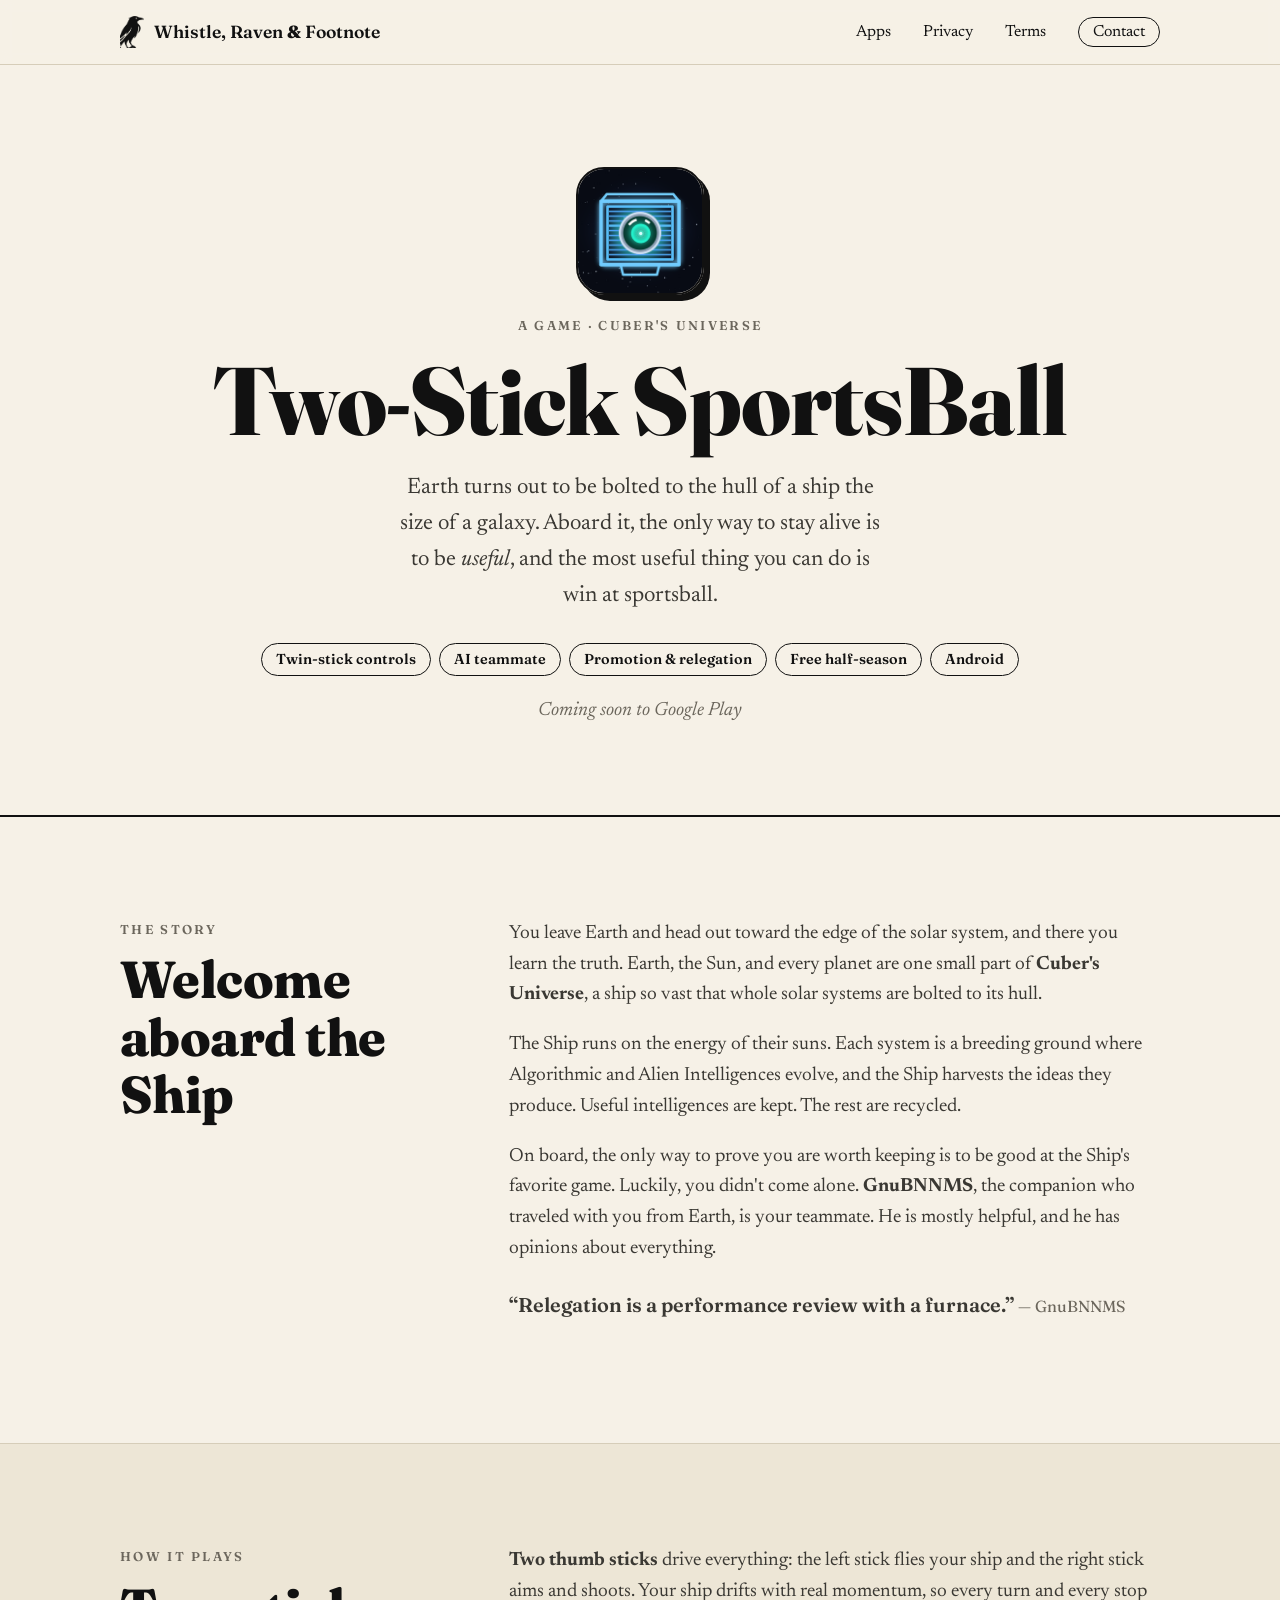
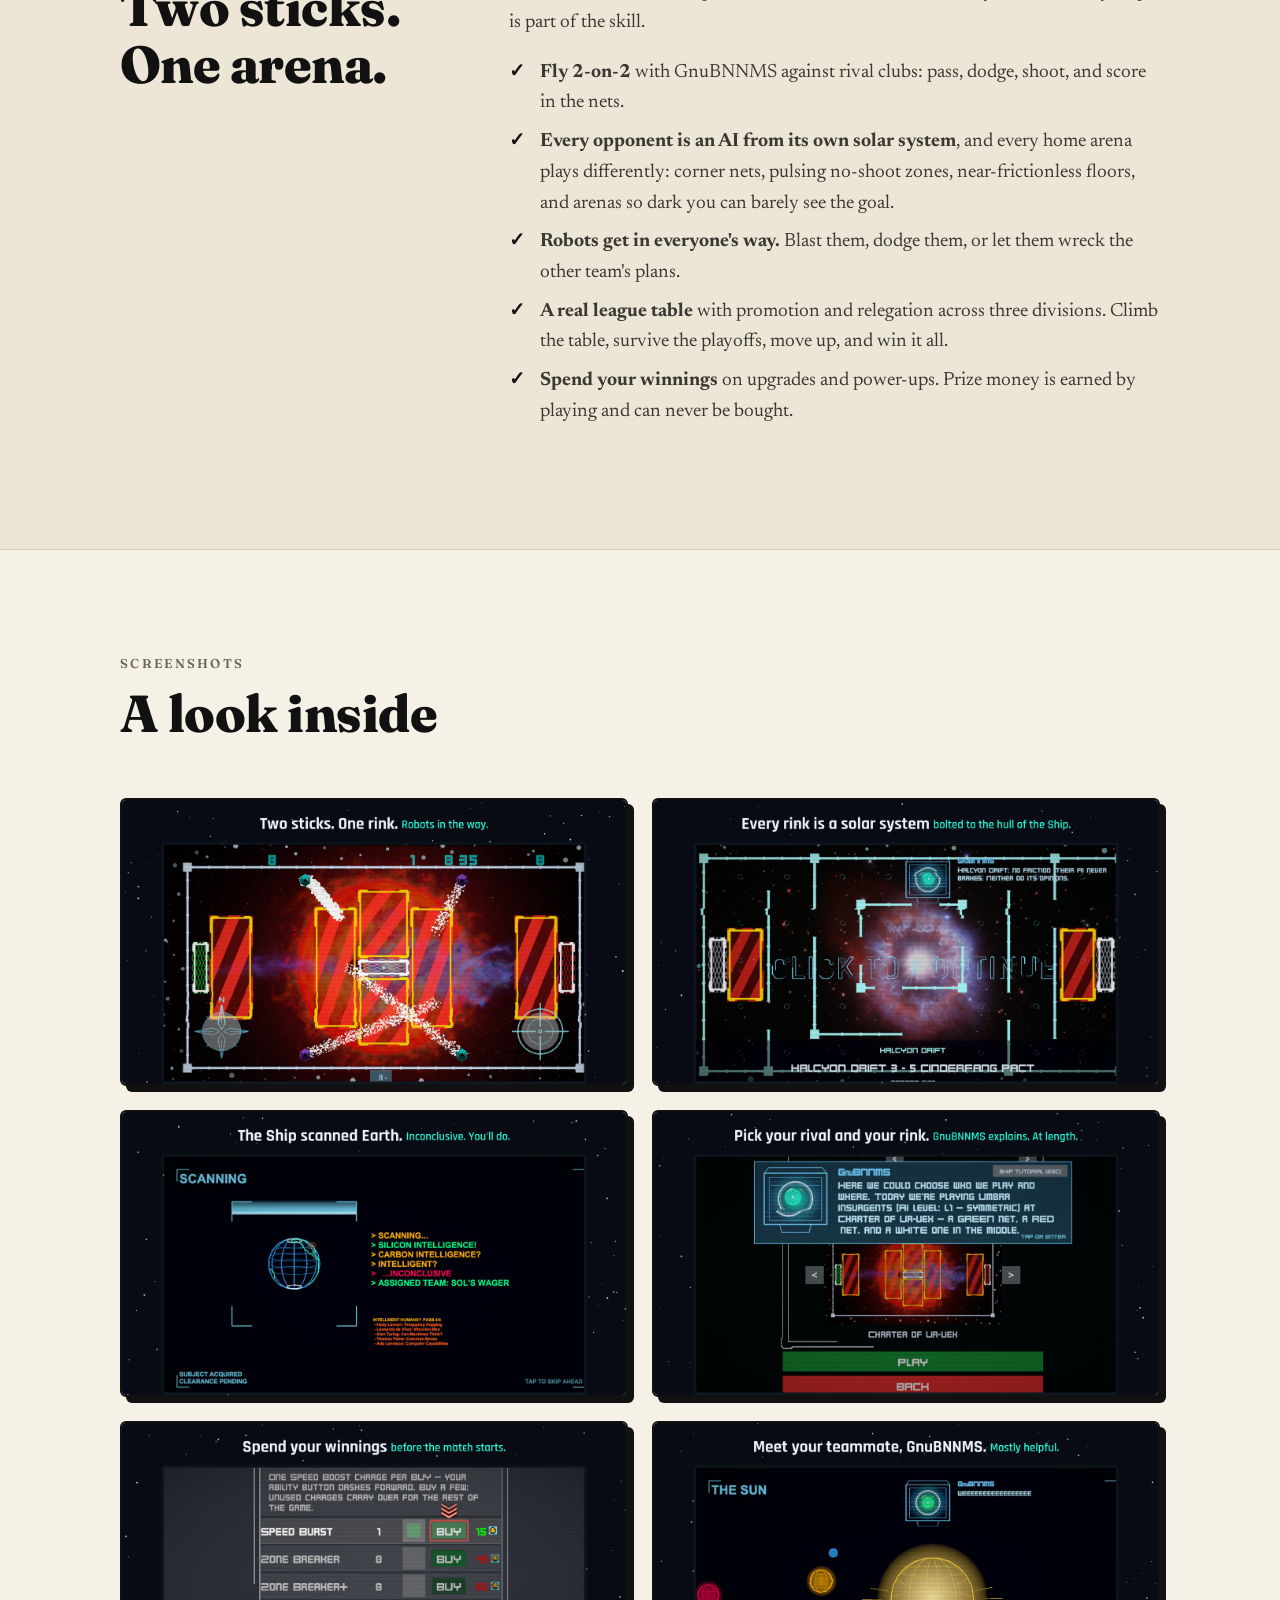
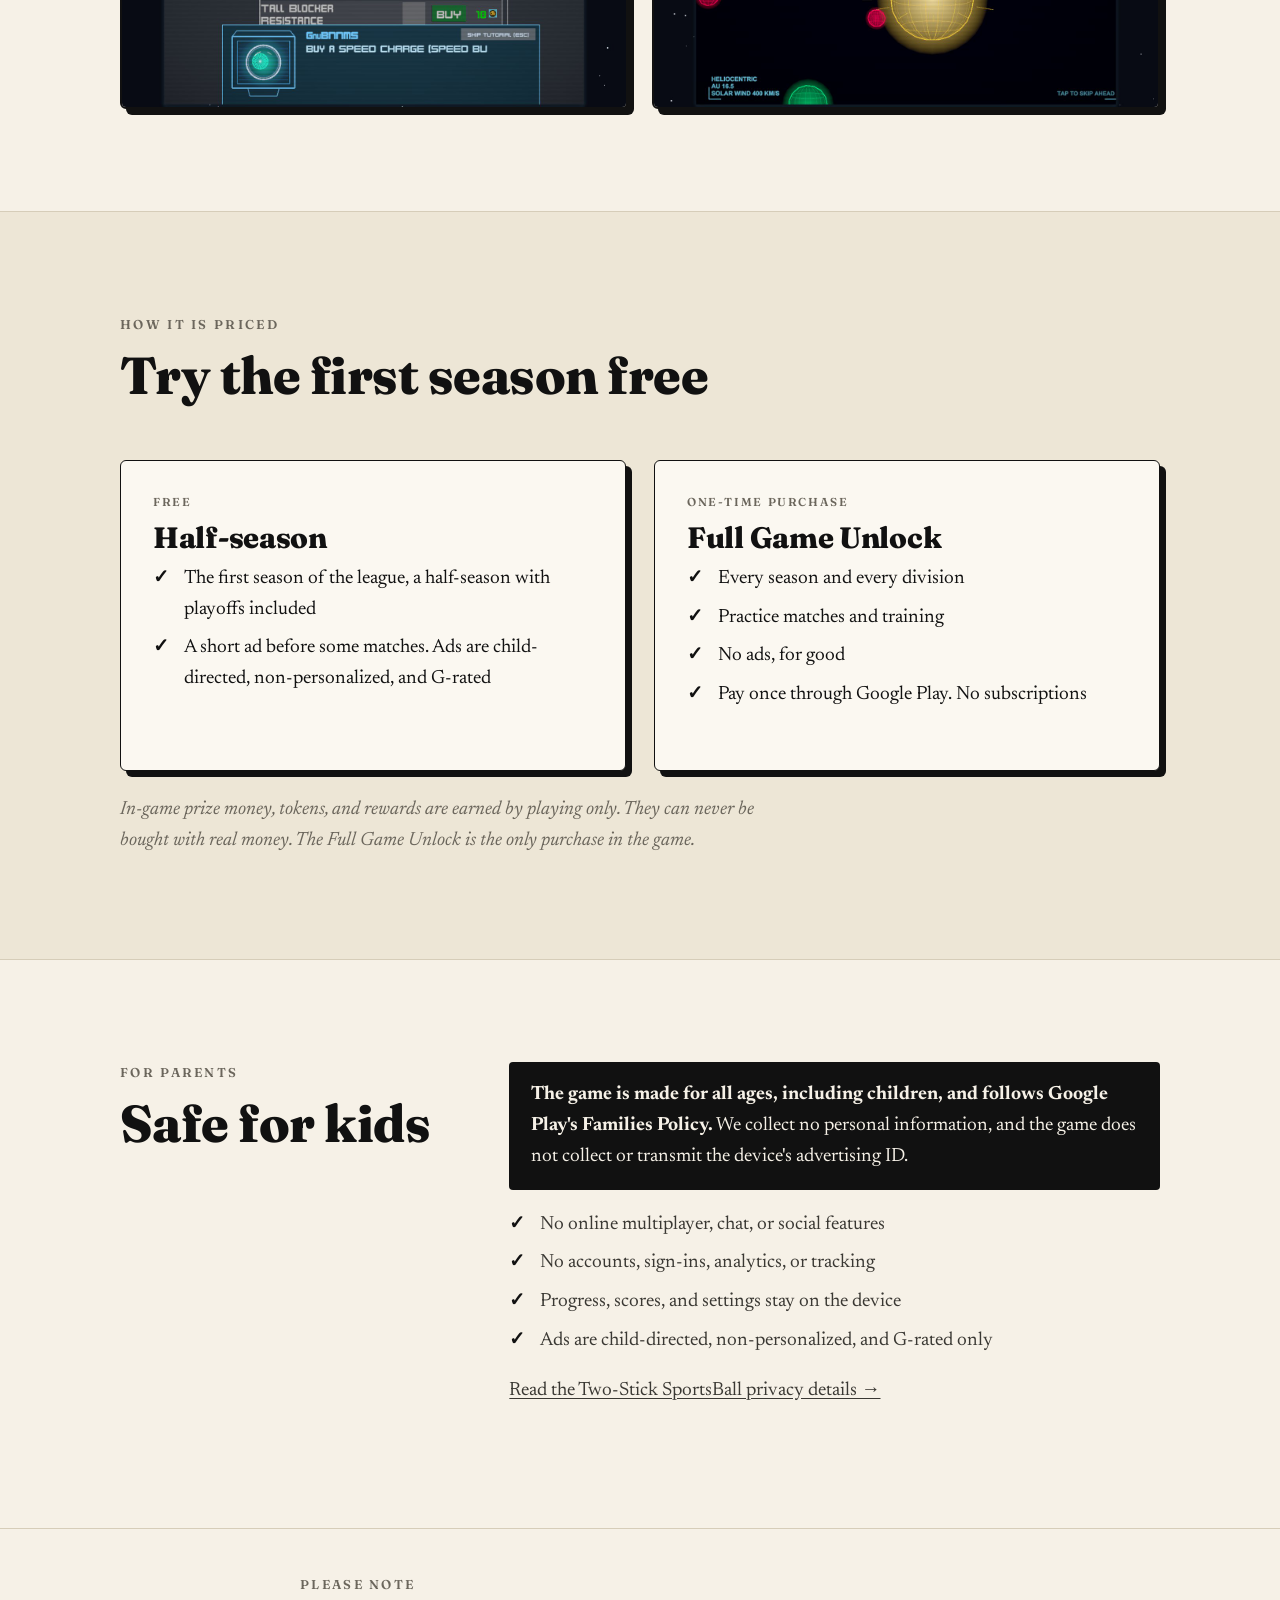
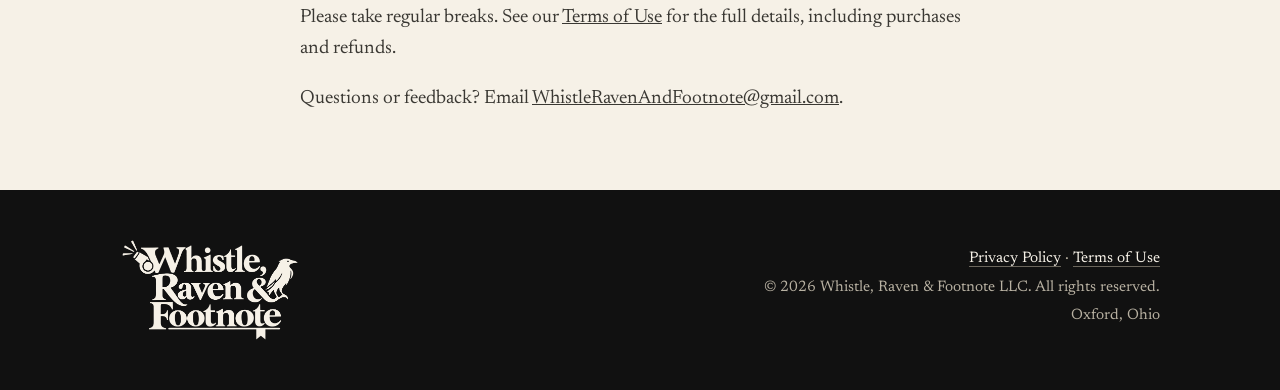
<file: two-stick-sportsball.html>
<!doctype html>
<html lang="en">
<head>
  <meta charset="utf-8">
  <meta name="viewport" content="width=device-width, initial-scale=1">
  <title>Two-Stick SportsBall · Whistle, Raven &amp; Footnote</title>
  <meta name="description" content="Two-Stick SportsBall is a twin-stick sports game set aboard Cuber's Universe, a ship the size of a galaxy. Fly with your AI teammate GnuBNNMS, score in rival arenas, and climb a promotion and relegation league. Free first half-season.">
  <link rel="canonical" href="https://whistleravenandfootnote.com/two-stick-sportsball">
  <meta name="theme-color" content="#f6f1e7">
  <meta property="og:type" content="website">
  <meta property="og:title" content="Two-Stick SportsBall">
  <meta property="og:description" content="Earth is bolted to the hull of a galaxy-sized ship, and the only way to survive aboard is to be useful at sportsball. Twin-stick controls, an AI teammate, and a promotion and relegation league.">
  <meta property="og:url" content="https://whistleravenandfootnote.com/two-stick-sportsball">
  <meta property="og:image" content="https://whistleravenandfootnote.com/assets/two-stick/match.jpg">
  <link rel="icon" type="image/png" href="/assets/favicon.png">
  <link rel="apple-touch-icon" href="/assets/apple-touch-icon.png">
  <link rel="preconnect" href="https://fonts.googleapis.com">
  <link rel="preconnect" href="https://fonts.gstatic.com" crossorigin>
  <link href="https://fonts.googleapis.com/css2?family=Fraunces:opsz,wght@9..144,400;9..144,600;9..144,800&family=Newsreader:ital,opsz,wght@0,6..72,400;0,6..72,500;1,6..72,400&display=swap" rel="stylesheet">
  <link rel="stylesheet" href="/styles.css">
  <script>(window.adsbygoogle = window.adsbygoogle || []).requestNonPersonalizedAds = 1;</script>
  <script async src="https://pagead2.googlesyndication.com/pagead/js/adsbygoogle.js?client=ca-pub-8458235699997202"
     crossorigin="anonymous"></script>
</head>
<body>
  <a class="skip" href="#main">Skip to content</a>

  <header class="masthead">
    <div class="wrap masthead__inner">
      <a class="brand" href="/" aria-label="Whistle, Raven &amp; Footnote — home">
        <img src="/assets/raven.png" alt="" width="26" height="35">
        <span>Whistle, Raven <em>&amp;</em> Footnote</span>
      </a>
      <nav aria-label="Primary">
        <ul>
          <li class="nav-hide-sm"><a href="/#apps">Apps</a></li>
          <li><a href="/privacy">Privacy</a></li>
          <li><a href="/terms">Terms</a></li>
          <li><a href="/#contact" class="nav-cta">Contact</a></li>
        </ul>
      </nav>
    </div>
  </header>

  <main id="main">
    <!-- Hero -->
    <section class="product-hero">
      <div class="wrap product-hero__inner">
        <div class="product-hero__mark">
          <img class="game-icon" src="/assets/two-stick/icon.png" alt="GnuBNNMS, your AI teammate: a boxy monitor with a glowing green eye" width="128" height="128">
        </div>
        <p class="section-label">A game &middot; Cuber's Universe</p>
        <h1>Two-Stick SportsBall</h1>
        <p class="product-hero__lede">Earth turns out to be bolted to the hull of a ship the size of a galaxy. Aboard it, the only way to stay alive is to be <em>useful</em>, and the most useful thing you can do is win at sportsball.</p>
        <ul class="badges" aria-label="Key facts">
          <li>Twin-stick controls</li>
          <li>AI teammate</li>
          <li>Promotion &amp; relegation</li>
          <li>Free half-season</li>
          <li>Android</li>
        </ul>
        <p class="product-hero__status">Coming soon to Google Play</p>
      </div>
    </section>

    <!-- Story -->
    <section class="product-section" aria-labelledby="story-h">
      <div class="wrap product-cols">
        <div>
          <p class="section-label">The story</p>
          <h2 id="story-h">Welcome aboard the Ship</h2>
        </div>
        <div class="product-copy">
          <p>You leave Earth and head out toward the edge of the solar system, and there you learn the truth. Earth, the Sun, and every planet are one small part of <strong>Cuber's Universe</strong>, a ship so vast that whole solar systems are bolted to its hull.</p>
          <p>The Ship runs on the energy of their suns. Each system is a breeding ground where Algorithmic and Alien Intelligences evolve, and the Ship harvests the ideas they produce. Useful intelligences are kept. The rest are recycled.</p>
          <p>On board, the only way to prove you are worth keeping is to be good at the Ship's favorite game. Luckily, you didn't come alone. <strong>GnuBNNMS</strong>, the companion who traveled with you from Earth, is your teammate. He is mostly helpful, and he has opinions about everything.</p>
          <p class="product-quote">&ldquo;Relegation is a performance review with a furnace.&rdquo; <span>&mdash; GnuBNNMS</span></p>
        </div>
      </div>
    </section>

    <!-- How it plays -->
    <section class="product-section product-section--tint" aria-labelledby="play-h">
      <div class="wrap product-cols">
        <div>
          <p class="section-label">How it plays</p>
          <h2 id="play-h">Two sticks. One arena.</h2>
        </div>
        <div class="product-copy">
          <p><strong>Two thumb sticks</strong> drive everything: the left stick flies your ship and the right stick aims and shoots. Your ship drifts with real momentum, so every turn and every stop is part of the skill.</p>
          <ul class="checklist">
            <li><strong>Fly 2-on-2</strong> with GnuBNNMS against rival clubs: pass, dodge, shoot, and score in the nets.</li>
            <li><strong>Every opponent is an AI from its own solar system</strong>, and every home arena plays differently: corner nets, pulsing no-shoot zones, near-frictionless floors, and arenas so dark you can barely see the goal.</li>
            <li><strong>Robots get in everyone's way.</strong> Blast them, dodge them, or let them wreck the other team's plans.</li>
            <li><strong>A real league table</strong> with promotion and relegation across three divisions. Climb the table, survive the playoffs, move up, and win it all.</li>
            <li><strong>Spend your winnings</strong> on upgrades and power-ups. Prize money is earned by playing and can never be bought.</li>
          </ul>
        </div>
      </div>
    </section>

    <!-- Screenshots -->
    <section class="product-section" aria-labelledby="shots-h">
      <div class="wrap">
        <header class="section-head">
          <p class="section-label">Screenshots</p>
          <h2 id="shots-h">A look inside</h2>
        </header>
        <div class="shots">
          <img src="/assets/two-stick/match.jpg" alt="A match in progress: ships, robots, and striped no-shoot zones on a rink in front of a red nebula" width="1280" height="720" loading="lazy">
          <img src="/assets/two-stick/rinks.jpg" alt="The Halcyon Drift arena, with GnuBNNMS commenting on the rival team" width="1280" height="720" loading="lazy">
          <img src="/assets/two-stick/scan.jpg" alt="The Ship scans Earth: inconclusive" width="1280" height="720" loading="lazy">
          <img src="/assets/two-stick/pick.jpg" alt="Choosing a rival club and arena while GnuBNNMS explains" width="1280" height="720" loading="lazy">
          <img src="/assets/two-stick/upgrades.jpg" alt="Spending prize money on upgrades before a match" width="1280" height="720" loading="lazy">
          <img src="/assets/two-stick/teammate.jpg" alt="Meeting GnuBNNMS on the way out past the Sun" width="1280" height="720" loading="lazy">
        </div>
      </div>
    </section>

    <!-- Free vs Unlock -->
    <section class="product-section product-section--tint" aria-labelledby="price-h">
      <div class="wrap">
        <header class="section-head">
          <p class="section-label">How it is priced</p>
          <h2 id="price-h">Try the first season free</h2>
        </header>
        <div class="people">
          <article class="person">
            <p class="app__tag">Free</p>
            <h3>Half-season</h3>
            <ul class="checklist">
              <li>The first season of the league, a half-season with playoffs included</li>
              <li>A short ad before some matches. Ads are child-directed, non-personalized, and G-rated</li>
            </ul>
          </article>
          <article class="person">
            <p class="app__tag">One-time purchase</p>
            <h3>Full Game Unlock</h3>
            <ul class="checklist">
              <li>Every season and every division</li>
              <li>Practice matches and training</li>
              <li>No ads, for good</li>
              <li>Pay once through Google Play. No subscriptions</li>
            </ul>
          </article>
        </div>
        <p class="product-note">In-game prize money, tokens, and rewards are earned by playing only. They can never be bought with real money. The Full Game Unlock is the only purchase in the game.</p>
      </div>
    </section>

    <!-- Privacy -->
    <section class="product-section" aria-labelledby="privacy-h">
      <div class="wrap product-cols">
        <div>
          <p class="section-label">For parents</p>
          <h2 id="privacy-h">Safe for kids</h2>
        </div>
        <div class="product-copy">
          <p class="callout"><strong>The game is made for all ages, including children, and follows Google Play's Families Policy.</strong> We collect no personal information, and the game does not collect or transmit the device's advertising ID.</p>
          <ul class="checklist">
            <li>No online multiplayer, chat, or social features</li>
            <li>No accounts, sign-ins, analytics, or tracking</li>
            <li>Progress, scores, and settings stay on the device</li>
            <li>Ads are child-directed, non-personalized, and G-rated only</li>
          </ul>
          <p><a href="/privacy#two-stick-sportsball">Read the Two-Stick SportsBall privacy details &rarr;</a></p>
        </div>
      </div>
    </section>

    <!-- Note -->
    <section class="product-section product-section--note" aria-labelledby="note-h">
      <div class="wrap legal__wrap">
        <h2 id="note-h" class="section-label">Please note</h2>
        <p>Please take regular breaks. See our <a href="/terms#game">Terms of Use</a> for the full details, including purchases and refunds.</p>
        <p>Questions or feedback? Email <a href="mailto:WhistleRavenAndFootnote@gmail.com?subject=Two-Stick%20SportsBall">WhistleRavenAndFootnote<wbr>@gmail.com</a>.</p>
      </div>
    </section>
  </main>

  <footer class="site-footer">
    <div class="wrap site-footer__inner">
      <a href="/"><img src="/assets/logo-light.png" alt="Whistle, Raven &amp; Footnote" class="site-footer__logo" width="1424" height="826" loading="lazy"></a>
      <div class="site-footer__meta">
        <p class="site-footer__links"><a href="/privacy">Privacy Policy</a> &middot; <a href="/terms">Terms of Use</a></p>
        <p>&copy; 2026 Whistle, Raven &amp; Footnote LLC. All rights reserved.</p>
        <p>Oxford, Ohio</p>
      </div>
    </div>
  </footer>
</body>
</html>
</file>
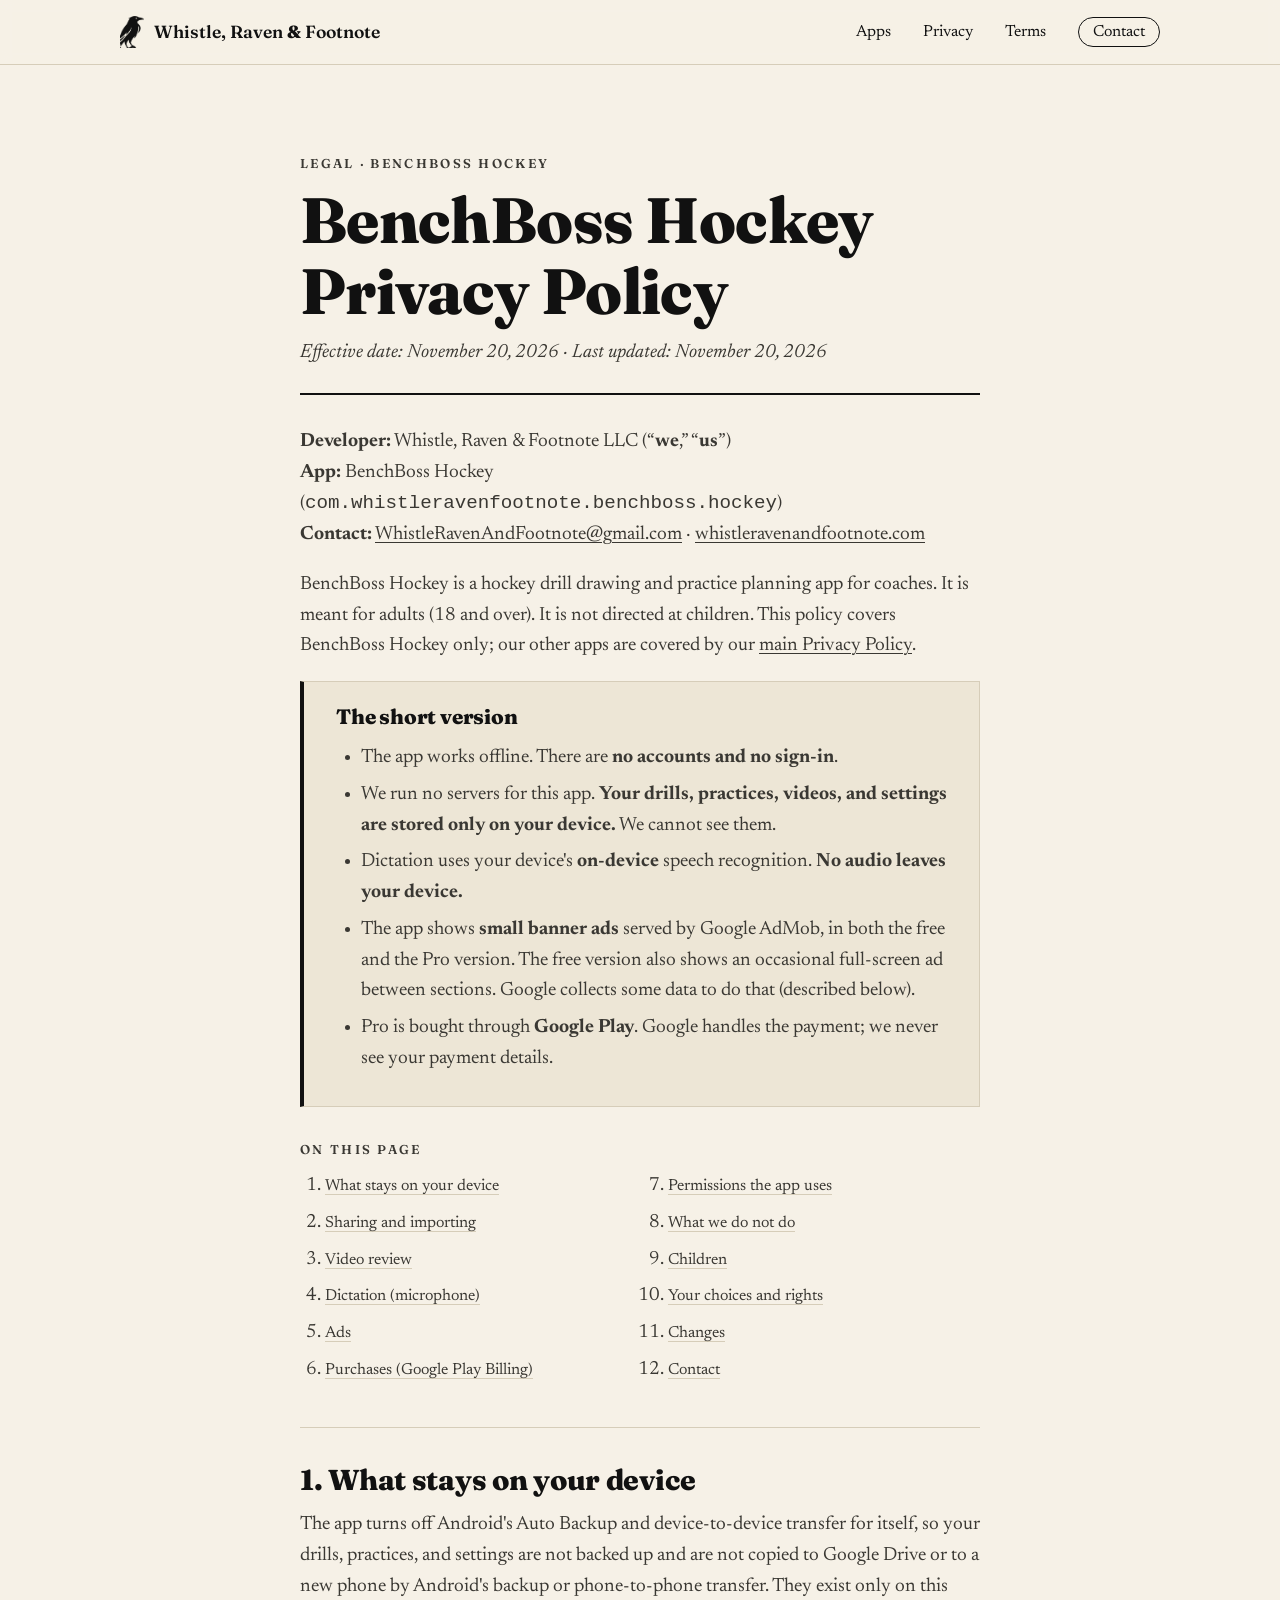
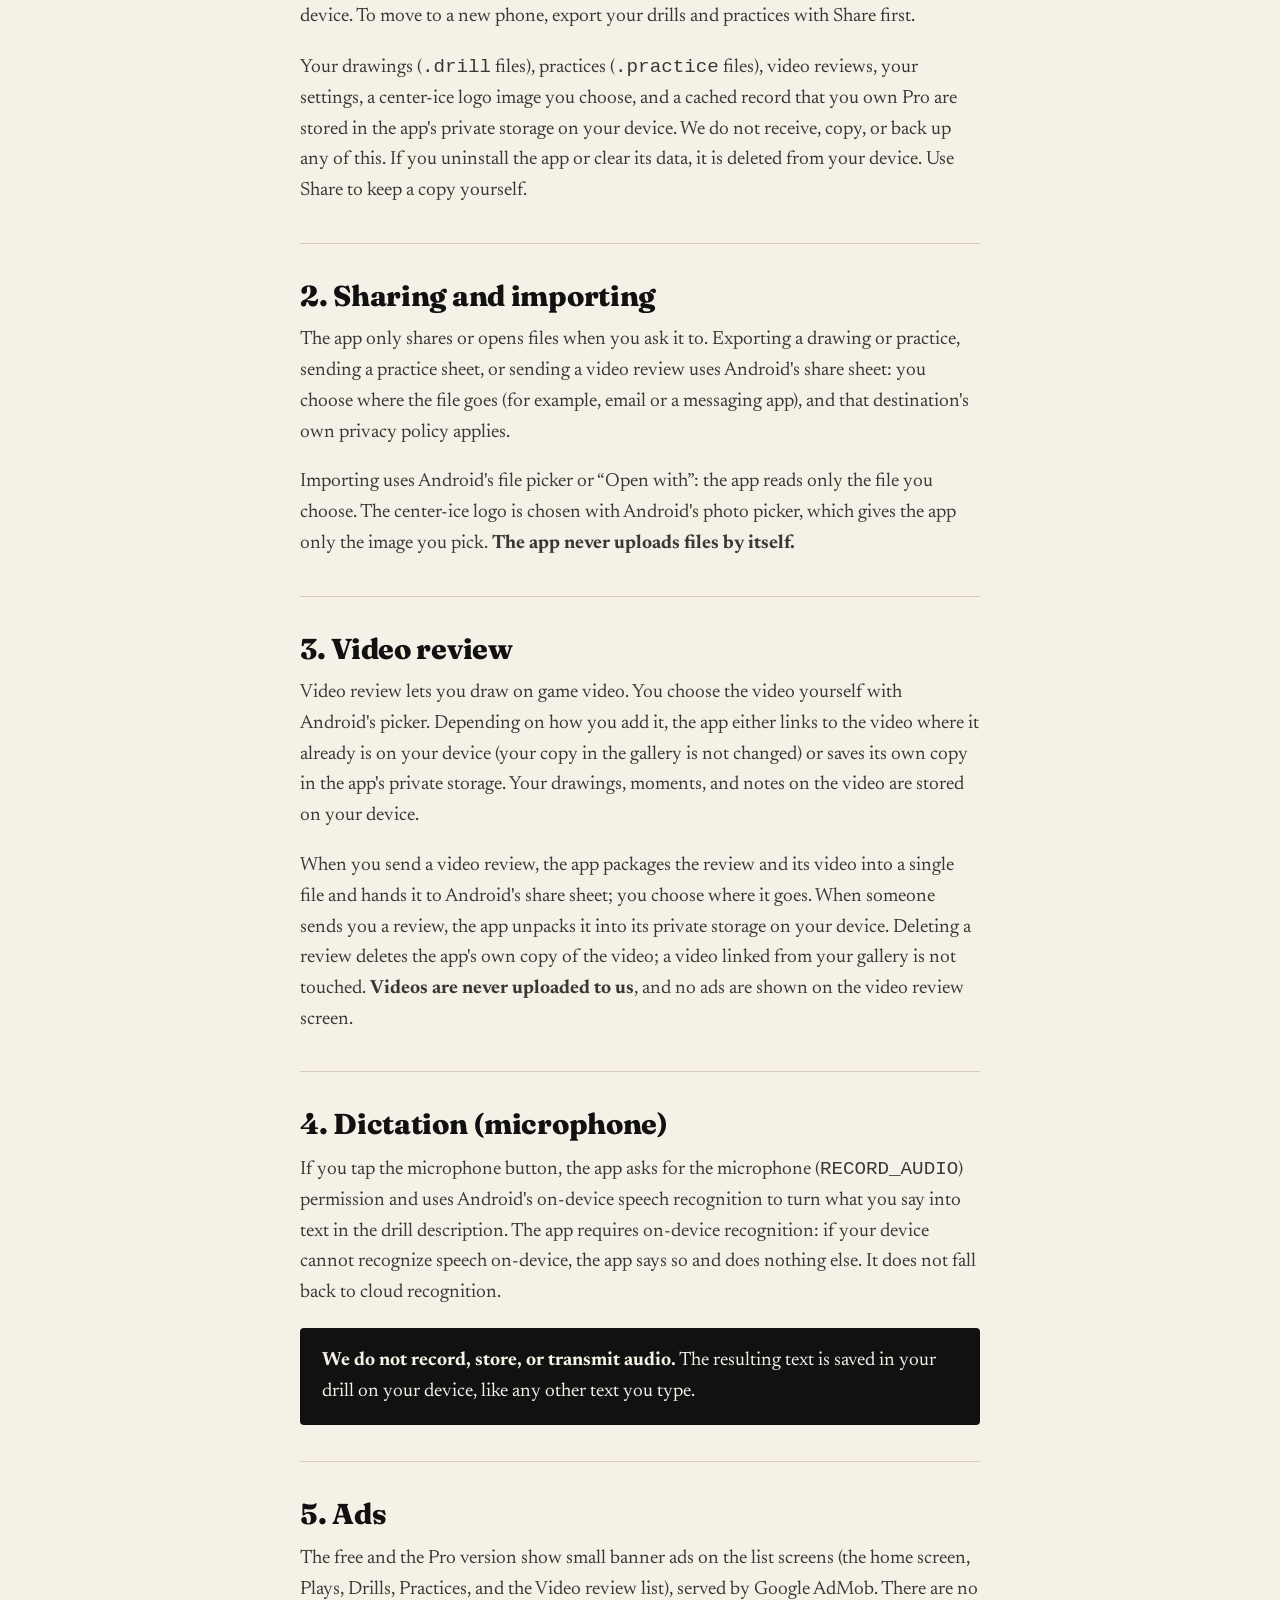
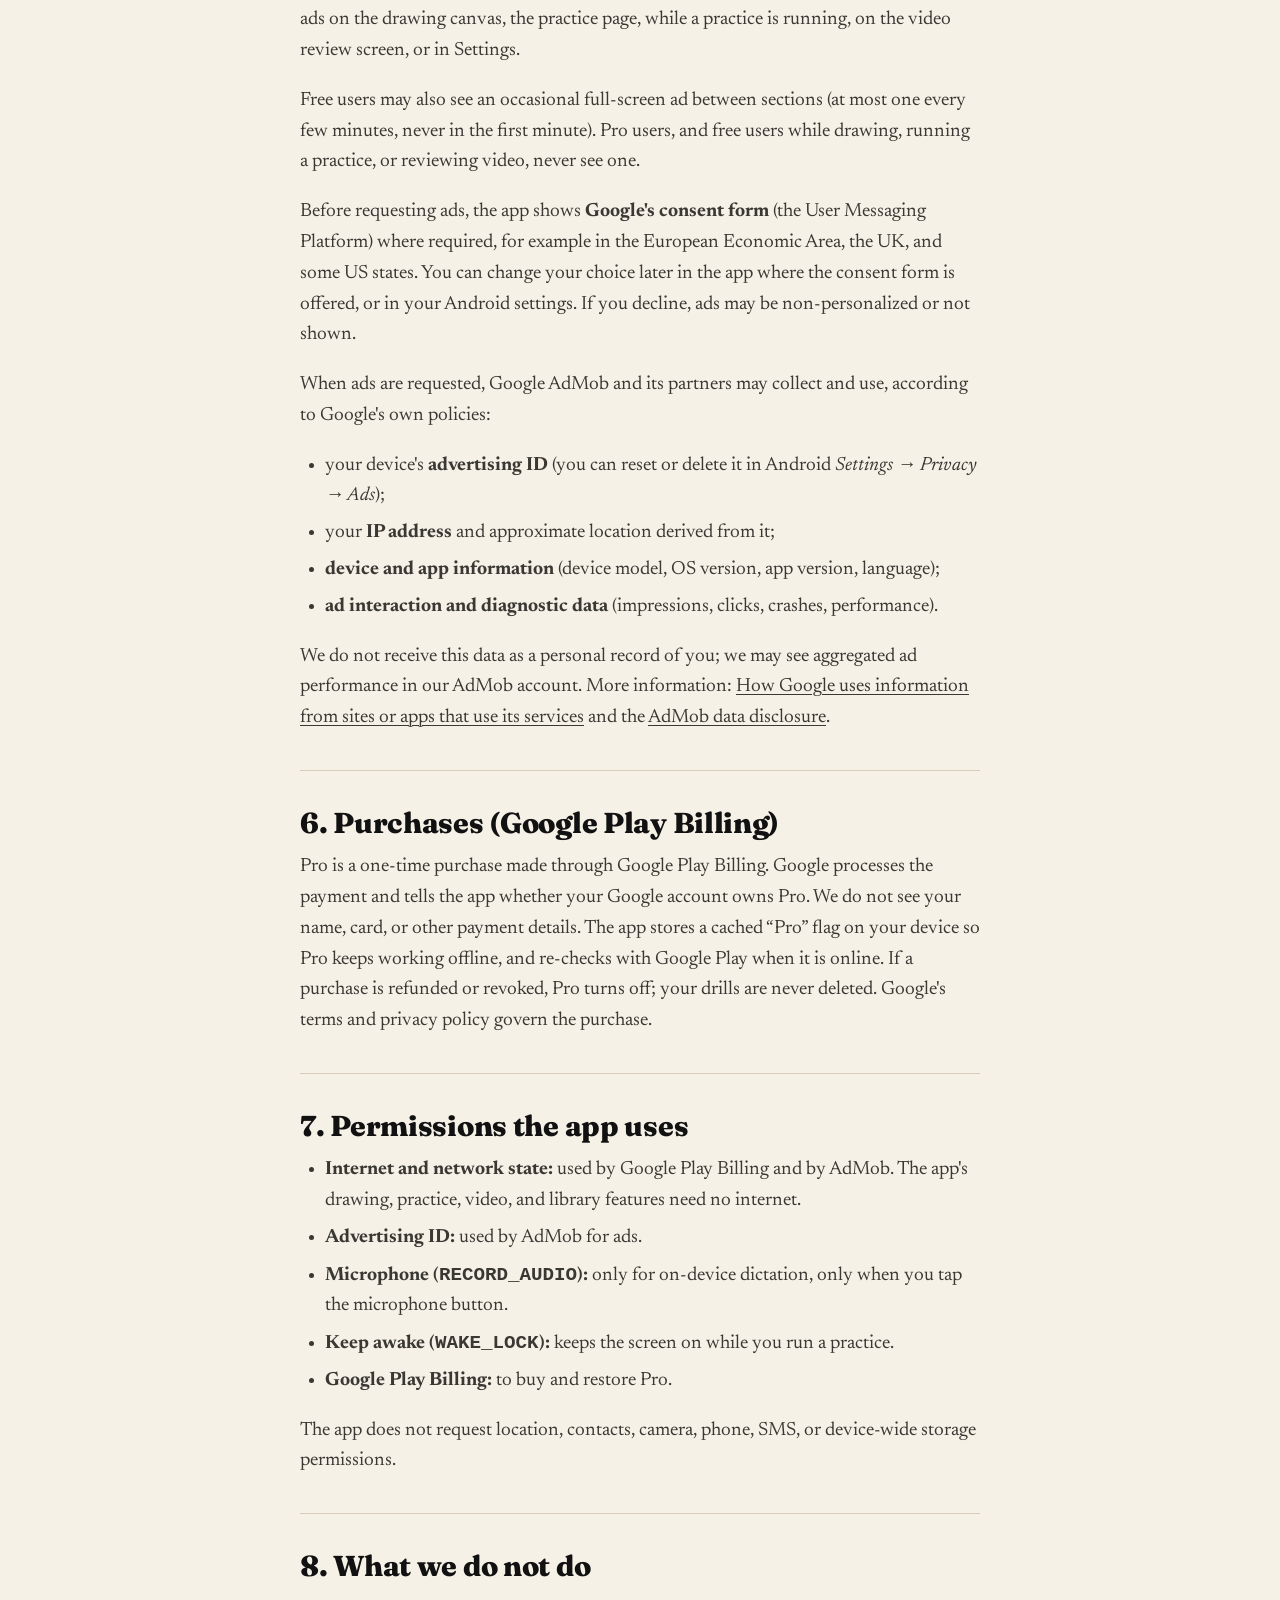
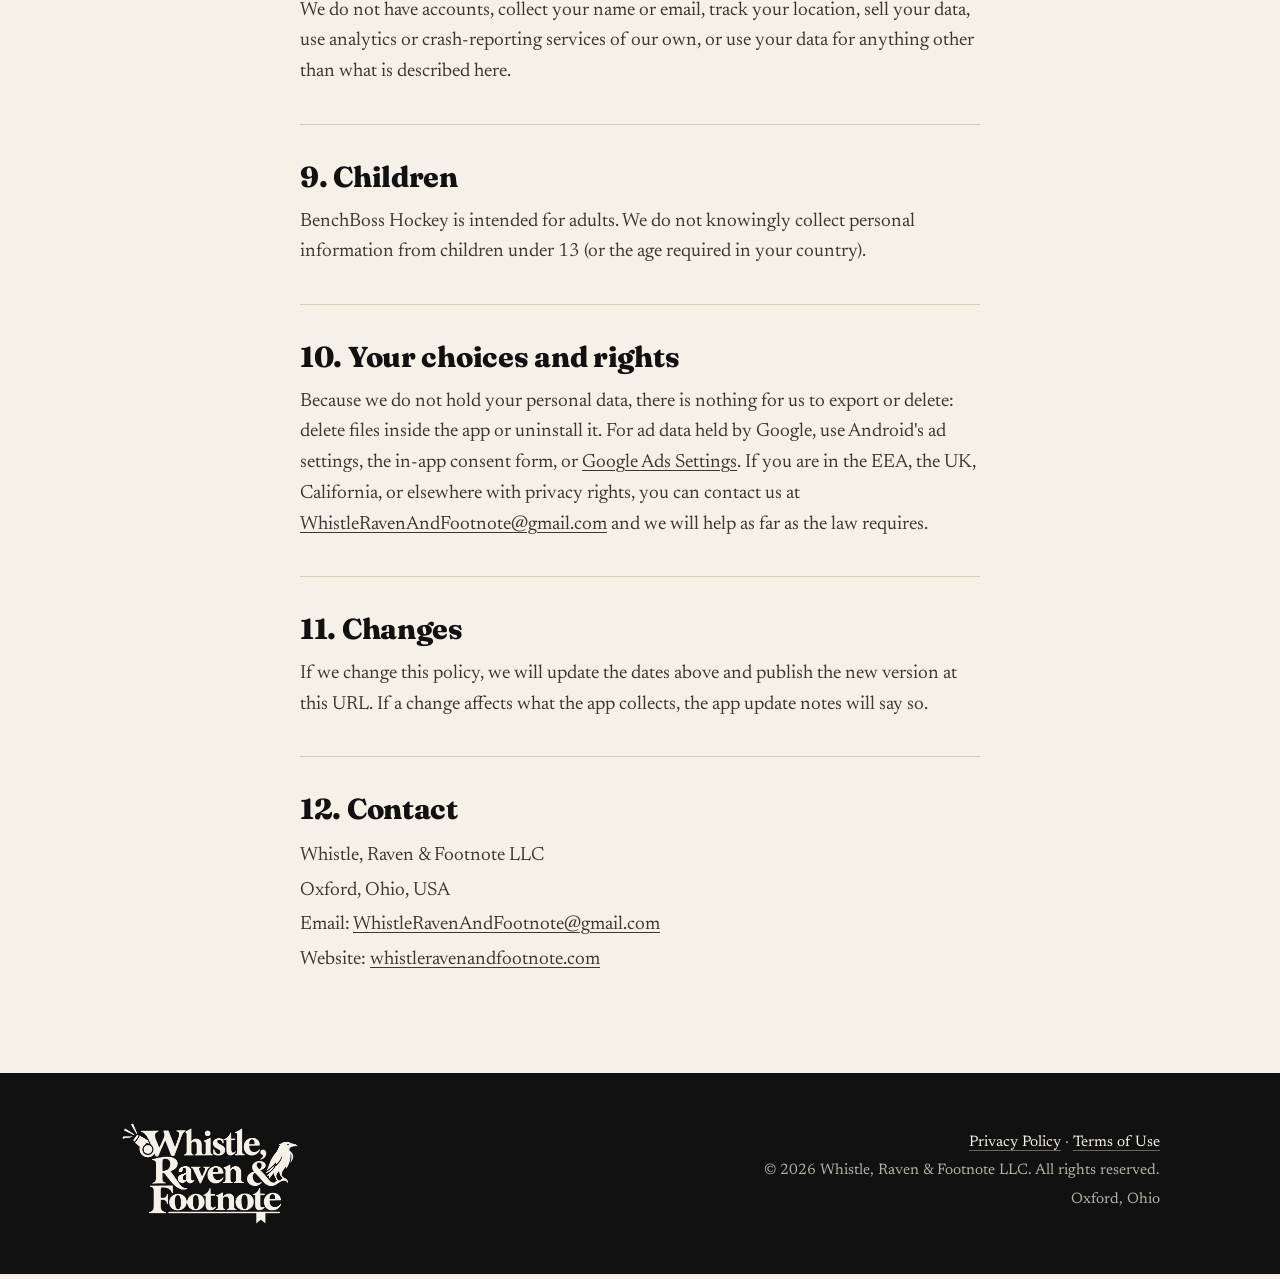
<file: benchboss/privacy.html>
<!doctype html>
<html lang="en">
<head>
  <meta charset="utf-8">
  <meta name="viewport" content="width=device-width, initial-scale=1">
  <title>BenchBoss Hockey Privacy Policy · Whistle, Raven &amp; Footnote</title>
  <meta name="description" content="Privacy Policy for BenchBoss Hockey, the hockey drill drawing and practice planning app from Whistle, Raven &amp; Footnote LLC.">
  <link rel="canonical" href="https://whistleravenandfootnote.com/benchboss/privacy">
  <meta name="theme-color" content="#f6f1e7">
  <link rel="icon" type="image/png" href="/assets/favicon.png">
  <link rel="apple-touch-icon" href="/assets/apple-touch-icon.png">
  <link rel="preconnect" href="https://fonts.googleapis.com">
  <link rel="preconnect" href="https://fonts.gstatic.com" crossorigin>
  <link href="https://fonts.googleapis.com/css2?family=Fraunces:opsz,wght@9..144,400;9..144,600;9..144,800&family=Newsreader:ital,opsz,wght@0,6..72,400;0,6..72,500;1,6..72,400&display=swap" rel="stylesheet">
  <link rel="stylesheet" href="/styles.css">
  <script async src="https://pagead2.googlesyndication.com/pagead/js/adsbygoogle.js?client=ca-pub-8458235699997202"
     crossorigin="anonymous"></script>
</head>
<body>
  <a class="skip" href="#main">Skip to content</a>

  <header class="masthead">
    <div class="wrap masthead__inner">
      <a class="brand" href="/" aria-label="Whistle, Raven &amp; Footnote — home">
        <img src="/assets/raven.png" alt="" width="26" height="35">
        <span>Whistle, Raven <em>&amp;</em> Footnote</span>
      </a>
      <nav aria-label="Primary">
        <ul>
          <li class="nav-hide-sm"><a href="/#apps">Apps</a></li>
          <li><a href="/privacy">Privacy</a></li>
          <li><a href="/terms">Terms</a></li>
          <li><a href="/#contact" class="nav-cta">Contact</a></li>
        </ul>
      </nav>
    </div>
  </header>

  <main id="main" class="legal">
    <div class="wrap legal__wrap">
      <header class="legal__head">
        <p class="section-label">Legal &middot; BenchBoss Hockey</p>
        <h1>BenchBoss Hockey Privacy Policy</h1>
        <p class="legal__date">Effective date: November 20, 2026 &middot; Last updated: November 20, 2026</p>
      </header>

      <p><strong>Developer:</strong> Whistle, Raven &amp; Footnote LLC (&ldquo;<strong>we</strong>,&rdquo; &ldquo;<strong>us</strong>&rdquo;)<br>
        <strong>App:</strong> BenchBoss Hockey (<code>com.whistleravenfootnote.benchboss.hockey</code>)<br>
        <strong>Contact:</strong> <a href="mailto:WhistleRavenAndFootnote@gmail.com?subject=BenchBoss%20privacy">WhistleRavenAndFootnote@gmail.com</a> &middot; <a href="https://whistleravenandfootnote.com">whistleravenandfootnote.com</a></p>

      <p>BenchBoss Hockey is a hockey drill drawing and practice planning app for coaches. It is meant for adults (18 and over). It is not directed at children. This policy covers BenchBoss Hockey only; our other apps are covered by our <a href="/privacy">main Privacy Policy</a>.</p>

      <div class="legal__summary">
        <h2>The short version</h2>
        <ul>
          <li>The app works offline. There are <strong>no accounts and no sign-in</strong>.</li>
          <li>We run no servers for this app. <strong>Your drills, practices, videos, and settings are stored only on your device.</strong> We cannot see them.</li>
          <li>Dictation uses your device's <strong>on-device</strong> speech recognition. <strong>No audio leaves your device.</strong></li>
          <li>The app shows <strong>small banner ads</strong> served by Google AdMob, in both the free and the Pro version. The free version also shows an occasional full-screen ad between sections. Google collects some data to do that (described below).</li>
          <li>Pro is bought through <strong>Google Play</strong>. Google handles the payment; we never see your payment details.</li>
        </ul>
      </div>

      <nav class="legal__toc" aria-label="On this page">
        <p class="section-label">On this page</p>
        <ol>
          <li><a href="#device">What stays on your device</a></li>
          <li><a href="#sharing">Sharing and importing</a></li>
          <li><a href="#video">Video review</a></li>
          <li><a href="#dictation">Dictation (microphone)</a></li>
          <li><a href="#ads">Ads</a></li>
          <li><a href="#purchases">Purchases (Google Play Billing)</a></li>
          <li><a href="#permissions">Permissions the app uses</a></li>
          <li><a href="#dont">What we do not do</a></li>
          <li><a href="#children">Children</a></li>
          <li><a href="#rights">Your choices and rights</a></li>
          <li><a href="#changes">Changes</a></li>
          <li><a href="#contact">Contact</a></li>
        </ol>
      </nav>

      <section id="device">
        <h2>1. What stays on your device</h2>
        <p>The app turns off Android's Auto Backup and device-to-device transfer for itself, so your drills, practices, and settings are not backed up and are not copied to Google Drive or to a new phone by Android's backup or phone-to-phone transfer. They exist only on this device. To move to a new phone, export your drills and practices with Share first.</p>
        <p>Your drawings (<code>.drill</code> files), practices (<code>.practice</code> files), video reviews, your settings, a center-ice logo image you choose, and a cached record that you own Pro are stored in the app's private storage on your device. We do not receive, copy, or back up any of this. If you uninstall the app or clear its data, it is deleted from your device. Use Share to keep a copy yourself.</p>
      </section>

      <section id="sharing">
        <h2>2. Sharing and importing</h2>
        <p>The app only shares or opens files when you ask it to. Exporting a drawing or practice, sending a practice sheet, or sending a video review uses Android's share sheet: you choose where the file goes (for example, email or a messaging app), and that destination's own privacy policy applies.</p>
        <p>Importing uses Android's file picker or &ldquo;Open with&rdquo;: the app reads only the file you choose. The center-ice logo is chosen with Android's photo picker, which gives the app only the image you pick. <strong>The app never uploads files by itself.</strong></p>
      </section>

      <section id="video">
        <h2>3. Video review</h2>
        <p>Video review lets you draw on game video. You choose the video yourself with Android's picker. Depending on how you add it, the app either links to the video where it already is on your device (your copy in the gallery is not changed) or saves its own copy in the app's private storage. Your drawings, moments, and notes on the video are stored on your device.</p>
        <p>When you send a video review, the app packages the review and its video into a single file and hands it to Android's share sheet; you choose where it goes. When someone sends you a review, the app unpacks it into its private storage on your device. Deleting a review deletes the app's own copy of the video; a video linked from your gallery is not touched. <strong>Videos are never uploaded to us</strong>, and no ads are shown on the video review screen.</p>
      </section>

      <section id="dictation">
        <h2>4. Dictation (microphone)</h2>
        <p>If you tap the microphone button, the app asks for the microphone (<code>RECORD_AUDIO</code>) permission and uses Android's on-device speech recognition to turn what you say into text in the drill description. The app requires on-device recognition: if your device cannot recognize speech on-device, the app says so and does nothing else. It does not fall back to cloud recognition.</p>
        <p class="callout"><strong>We do not record, store, or transmit audio.</strong> The resulting text is saved in your drill on your device, like any other text you type.</p>
      </section>

      <section id="ads">
        <h2>5. Ads</h2>
        <p>The free and the Pro version show small banner ads on the list screens (the home screen, Plays, Drills, Practices, and the Video review list), served by Google AdMob. There are no ads on the drawing canvas, the practice page, while a practice is running, on the video review screen, or in Settings.</p>
        <p>Free users may also see an occasional full-screen ad between sections (at most one every few minutes, never in the first minute). Pro users, and free users while drawing, running a practice, or reviewing video, never see one.</p>
        <p>Before requesting ads, the app shows <strong>Google's consent form</strong> (the User Messaging Platform) where required, for example in the European Economic Area, the UK, and some US states. You can change your choice later in the app where the consent form is offered, or in your Android settings. If you decline, ads may be non-personalized or not shown.</p>
        <p>When ads are requested, Google AdMob and its partners may collect and use, according to Google's own policies:</p>
        <ul>
          <li>your device's <strong>advertising ID</strong> (you can reset or delete it in Android <em>Settings &rarr; Privacy &rarr; Ads</em>);</li>
          <li>your <strong>IP address</strong> and approximate location derived from it;</li>
          <li><strong>device and app information</strong> (device model, OS version, app version, language);</li>
          <li><strong>ad interaction and diagnostic data</strong> (impressions, clicks, crashes, performance).</li>
        </ul>
        <p>We do not receive this data as a personal record of you; we may see aggregated ad performance in our AdMob account. More information: <a href="https://policies.google.com/technologies/partner-sites" rel="noopener">How Google uses information from sites or apps that use its services</a> and the <a href="https://support.google.com/admob/answer/6128543" rel="noopener">AdMob data disclosure</a>.</p>
      </section>

      <section id="purchases">
        <h2>6. Purchases (Google Play Billing)</h2>
        <p>Pro is a one-time purchase made through Google Play Billing. Google processes the payment and tells the app whether your Google account owns Pro. We do not see your name, card, or other payment details. The app stores a cached &ldquo;Pro&rdquo; flag on your device so Pro keeps working offline, and re-checks with Google Play when it is online. If a purchase is refunded or revoked, Pro turns off; your drills are never deleted. Google's terms and privacy policy govern the purchase.</p>
      </section>

      <section id="permissions">
        <h2>7. Permissions the app uses</h2>
        <ul>
          <li><strong>Internet and network state:</strong> used by Google Play Billing and by AdMob. The app's drawing, practice, video, and library features need no internet.</li>
          <li><strong>Advertising ID:</strong> used by AdMob for ads.</li>
          <li><strong>Microphone (<code>RECORD_AUDIO</code>):</strong> only for on-device dictation, only when you tap the microphone button.</li>
          <li><strong>Keep awake (<code>WAKE_LOCK</code>):</strong> keeps the screen on while you run a practice.</li>
          <li><strong>Google Play Billing:</strong> to buy and restore Pro.</li>
        </ul>
        <p>The app does not request location, contacts, camera, phone, SMS, or device-wide storage permissions.</p>
      </section>

      <section id="dont">
        <h2>8. What we do not do</h2>
        <p>We do not have accounts, collect your name or email, track your location, sell your data, use analytics or crash-reporting services of our own, or use your data for anything other than what is described here.</p>
      </section>

      <section id="children">
        <h2>9. Children</h2>
        <p>BenchBoss Hockey is intended for adults. We do not knowingly collect personal information from children under 13 (or the age required in your country).</p>
      </section>

      <section id="rights">
        <h2>10. Your choices and rights</h2>
        <p>Because we do not hold your personal data, there is nothing for us to export or delete: delete files inside the app or uninstall it. For ad data held by Google, use Android's ad settings, the in-app consent form, or <a href="https://adssettings.google.com" rel="noopener">Google Ads Settings</a>. If you are in the EEA, the UK, California, or elsewhere with privacy rights, you can contact us at <a href="mailto:WhistleRavenAndFootnote@gmail.com?subject=BenchBoss%20privacy">WhistleRavenAndFootnote@gmail.com</a> and we will help as far as the law requires.</p>
      </section>

      <section id="changes">
        <h2>11. Changes</h2>
        <p>If we change this policy, we will update the dates above and publish the new version at this URL. If a change affects what the app collects, the app update notes will say so.</p>
      </section>

      <section id="contact">
        <h2>12. Contact</h2>
        <address>
          Whistle, Raven &amp; Footnote LLC<br>
          Oxford, Ohio, USA<br>
          Email: <a href="mailto:WhistleRavenAndFootnote@gmail.com?subject=BenchBoss%20privacy">WhistleRavenAndFootnote@gmail.com</a><br>
          Website: <a href="https://whistleravenandfootnote.com">whistleravenandfootnote.com</a>
        </address>
      </section>
    </div>
  </main>

  <footer class="site-footer">
    <div class="wrap site-footer__inner">
      <a href="/"><img src="/assets/logo-light.png" alt="Whistle, Raven &amp; Footnote" class="site-footer__logo" width="1424" height="826" loading="lazy"></a>
      <div class="site-footer__meta">
        <p class="site-footer__links"><a href="/privacy">Privacy Policy</a> &middot; <a href="/terms">Terms of Use</a></p>
        <p>&copy; 2026 Whistle, Raven &amp; Footnote LLC. All rights reserved.</p>
        <p>Oxford, Ohio</p>
      </div>
    </div>
  </footer>
</body>
</html>
</file>
<file: styles.css>
/* Whistle, Raven & Footnote — ink on paper */
:root {
  --paper: #f6f1e7;
  --paper-2: #ede6d6;
  --ink: #111111;
  --ink-2: #3a3833;
  --muted: #6b665c;
  --rule: #d6cdb9;
  --display: "Fraunces", "Cooper Black", Georgia, serif;
  --body: "Newsreader", Georgia, "Times New Roman", serif;
  --wrap: 1120px;
  --gutter: clamp(16px, 4vw, 40px);
}

*, *::before, *::after { box-sizing: border-box; }
html { scroll-behavior: smooth; scroll-padding-top: 80px; }
body {
  margin: 0;
  background: var(--paper);
  color: var(--ink);
  font-family: var(--body);
  font-size: clamp(1.06rem, 0.98rem + 0.3vw, 1.2rem);
  line-height: 1.6;
  -webkit-font-smoothing: antialiased;
  text-rendering: optimizeLegibility;
}
img { max-width: 100%; height: auto; display: block; }
a { color: inherit; }
h1, h2, h3 { font-family: var(--display); line-height: 1.1; margin: 0; font-weight: 800; letter-spacing: -0.01em; }
h2 { font-size: clamp(2rem, 1.5rem + 2.2vw, 3.25rem); }
h3 { font-size: 1.4rem; font-weight: 600; }
p { margin: 0 0 1em; }
::selection { background: var(--ink); color: var(--paper); }

.wrap { max-width: var(--wrap); margin: 0 auto; padding: 0 var(--gutter); }

.skip { position: absolute; left: -999px; top: 8px; background: var(--ink); color: var(--paper); padding: 8px 14px; z-index: 100; }
.skip:focus { left: 8px; }
:focus-visible { outline: 2px solid var(--ink); outline-offset: 3px; }

/* Masthead */
.masthead {
  position: sticky; top: 0; z-index: 10;
  background: color-mix(in srgb, var(--paper) 92%, transparent);
  backdrop-filter: blur(6px);
  border-bottom: 1px solid var(--rule);
}
.masthead__inner { display: flex; align-items: center; justify-content: space-between; gap: 16px; min-height: 64px; }
.brand { display: flex; align-items: center; gap: 10px; text-decoration: none; font-family: var(--display); font-weight: 600; font-size: 1.1rem; white-space: nowrap; }
.brand img { width: 24px; height: auto; }
.brand em { font-style: normal; font-weight: 800; }
nav ul { list-style: none; display: flex; gap: clamp(12px, 2.5vw, 32px); margin: 0; padding: 0; align-items: center; }
nav a { text-decoration: none; font-size: 1rem; position: relative; }
nav a:not(.nav-cta)::after { content: ""; position: absolute; left: 0; right: 0; bottom: -3px; height: 1.5px; background: var(--ink); transform: scaleX(0); transform-origin: left; transition: transform .25s ease; }
nav a:not(.nav-cta):hover::after { transform: scaleX(1); }
.nav-cta { border: 1.5px solid var(--ink); padding: 6px 14px; border-radius: 999px; transition: background .2s, color .2s; }
.nav-cta:hover { background: var(--ink); color: var(--paper); }

/* Hero */
.hero { padding: clamp(48px, 9vw, 120px) 0 clamp(56px, 9vw, 112px); text-align: center; }
.eyebrow { font-family: var(--display); text-transform: uppercase; letter-spacing: .18em; font-size: .8rem; color: var(--muted); margin-bottom: clamp(20px, 4vw, 40px); }
.hero__logo { margin: 0 auto; max-width: 760px; }
.hero__logo img { width: 100%; animation: ink-in 1s ease both; }
.hero__lede { max-width: 38ch; margin: clamp(28px, 5vw, 48px) auto 0; font-size: clamp(1.2rem, 1rem + 0.8vw, 1.5rem); color: var(--ink-2); }
.hero__actions { display: flex; flex-wrap: wrap; gap: 12px; justify-content: center; margin-top: 32px; }
@keyframes ink-in { from { opacity: 0; filter: blur(4px); transform: translateY(6px); } to { opacity: 1; filter: none; transform: none; } }

/* Buttons */
.btn { display: inline-block; font-family: var(--display); font-weight: 600; font-size: 1rem; text-decoration: none; padding: 14px 26px; border-radius: 999px; border: 1.5px solid var(--ink); transition: transform .15s ease, background .2s, color .2s; }
.btn:hover { transform: translateY(-2px); }
.btn--ink { background: var(--ink); color: var(--paper); }
.btn--ghost:hover { background: var(--ink); color: var(--paper); }
.btn--paper { background: var(--paper); color: var(--ink); border-color: var(--paper); overflow-wrap: anywhere; max-width: 100%; }

/* Footnote refs */
.fn-ref { font-size: .62em; line-height: 0; margin-left: 1px; }
.fn-ref a { text-decoration: none; font-family: var(--display); font-weight: 600; padding: 0 2px; border-bottom: 1px solid currentColor; }

/* Section chrome */
.section-label { font-family: var(--display); text-transform: uppercase; letter-spacing: .18em; font-size: .8rem; font-weight: 600; color: var(--muted); margin: 0 0 12px; }
.section-label--light { color: #b8b1a2; }
.section-head { margin-bottom: clamp(32px, 5vw, 56px); }

/* Trio */
.trio { border-top: 2px solid var(--ink); border-bottom: 1px solid var(--rule); padding: clamp(40px, 6vw, 72px) 0; }
.trio .section-label { text-align: center; margin-bottom: 32px; }
.trio__grid { list-style: none; margin: 0; padding: 0; display: grid; grid-template-columns: repeat(3, 1fr); }
.trio__item { padding: 8px clamp(16px, 3vw, 40px); text-align: center; }
.trio__item + .trio__item { border-left: 1px solid var(--rule); }
.numeral { display: block; font-family: var(--display); font-style: italic; color: var(--muted); margin-bottom: 6px; }
.trio__item h3 { font-size: clamp(1.8rem, 1.4rem + 1.2vw, 2.4rem); font-weight: 800; margin-bottom: 12px; }
.trio__item p { color: var(--ink-2); margin: 0; }

/* Services */
.services { padding: clamp(64px, 10vw, 128px) 0; }
.services__list { display: grid; grid-template-columns: repeat(2, 1fr); gap: 0; border-top: 1px solid var(--ink); }
.service { padding: 32px clamp(0px, 2vw, 32px) 32px 0; border-bottom: 1px solid var(--rule); }
.service:nth-child(even) { padding-left: clamp(16px, 3vw, 40px); border-left: 1px solid var(--rule); }
.service h3 { margin-bottom: 10px; }
.service p { color: var(--ink-2); margin: 0; max-width: 46ch; }

/* Approach */
.approach { background: var(--paper-2); padding: clamp(64px, 10vw, 128px) 0; border-top: 1px solid var(--rule); border-bottom: 1px solid var(--rule); }
.steps { list-style: none; counter-reset: step; margin: 0; padding: 0; display: grid; grid-template-columns: repeat(4, 1fr); gap: clamp(20px, 3vw, 40px); }
.steps li { counter-increment: step; border-top: 2px solid var(--ink); padding-top: 18px; }
.steps li::before { content: counter(step, decimal-leading-zero); display: block; font-family: var(--display); font-weight: 800; font-size: 2.6rem; line-height: 1; margin-bottom: 12px; }
.steps h3 { margin-bottom: 8px; }
.steps p { color: var(--ink-2); margin: 0; font-size: .98em; }

/* Founder */
.founder { padding: clamp(64px, 10vw, 128px) 0; }
.founder__inner { display: grid; grid-template-columns: minmax(120px, 260px) 1fr; gap: clamp(32px, 6vw, 88px); align-items: center; }
.founder__mark { justify-self: center; }
.founder__mark img { width: clamp(120px, 18vw, 220px); }
.founder h2 { margin-bottom: 20px; }
.founder p { max-width: 58ch; color: var(--ink-2); }
.founder__sig { font-style: italic; color: var(--muted); }

/* Contact */
.contact { background: var(--ink); color: var(--paper); padding: clamp(64px, 10vw, 120px) 0; text-align: center; }
.contact h2 { margin-bottom: 16px; }
.contact p { color: #d8d1c2; max-width: 46ch; margin-left: auto; margin-right: auto; }
.contact .btn { margin-top: 16px; }
.contact__loc { margin-top: 28px; font-size: .95rem; color: #9d968a !important; }

/* Footnotes */
.footnotes { padding: 40px 0; font-size: .95rem; color: var(--muted); }
.footnotes ol { margin: 0; padding-left: 1.4em; border-top: 1px solid var(--muted); padding-top: 18px; max-width: 64ch; }
.footnotes li { margin-bottom: 6px; }
.footnotes li:target { color: var(--ink); background: var(--paper-2); }
.footnotes a { text-decoration: none; }

/* Footer */
.site-footer { background: var(--ink); color: #b8b1a2; padding: 48px 0; font-size: .95rem; }
.site-footer__inner { display: flex; align-items: center; justify-content: space-between; gap: 24px; flex-wrap: wrap; }
.site-footer__logo { width: 180px; }
.site-footer__meta { text-align: right; }
.site-footer__meta p { margin: 0 0 4px; }

/* Responsive */
@media (max-width: 860px) {
  .steps { grid-template-columns: repeat(2, 1fr); }
}
@media (max-width: 720px) {
  .nav-hide-sm { display: none; }
  nav ul { gap: 14px; }
  .trio__grid { grid-template-columns: 1fr; }
  .trio__item + .trio__item { border-left: 0; border-top: 1px solid var(--rule); padding-top: 28px; margin-top: 20px; }
  .services__list { grid-template-columns: 1fr; }
  .service, .service:nth-child(even) { padding-left: 0; padding-right: 0; border-left: 0; }
  .founder__inner { grid-template-columns: 1fr; text-align: center; }
  .founder p { margin-left: auto; margin-right: auto; }
  .site-footer__inner { flex-direction: column; text-align: center; }
  .site-footer__meta { text-align: center; }
}
@media (max-width: 480px) {
  .steps { grid-template-columns: 1fr; }
  .brand span { font-size: .95rem; }
}
@media (prefers-reduced-motion: reduce) {
  html { scroll-behavior: auto; }
  *, *::before, *::after { animation: none !important; transition: none !important; }
}

/* Footer links */
.site-footer__links a { color: var(--paper); text-decoration: none; border-bottom: 1px solid #6b665c; }
.site-footer__links a:hover { border-color: var(--paper); }
.site-footer a img { display: block; }

/* Legal pages */
nav a[aria-current="page"]::after { transform: scaleX(1); }
.legal { padding: clamp(40px, 7vw, 88px) 0 clamp(56px, 8vw, 96px); }
.legal__wrap { max-width: 760px; }
.legal__head { border-bottom: 2px solid var(--ink); padding-bottom: 24px; margin-bottom: 32px; }
.legal h1 { font-size: clamp(2.4rem, 1.8rem + 3vw, 4rem); margin-bottom: 12px; }
.legal__date { color: var(--muted); font-style: italic; margin: 0; }
.legal h2 { font-size: clamp(1.4rem, 1.2rem + 0.8vw, 1.8rem); margin: 0 0 14px; }
.legal h3 { font-size: 1.2rem; margin: 26px 0 8px; }
.legal section { padding-top: 36px; margin-top: 36px; border-top: 1px solid var(--rule); }
.legal p, .legal li { color: var(--ink-2); }
.legal ul, .legal ol { padding-left: 1.3em; margin: 0 0 1em; }
.legal li { margin-bottom: 6px; }
.legal a { text-decoration-thickness: 1px; text-underline-offset: 3px; }
.legal address { font-style: normal; color: var(--ink-2); line-height: 1.8; }
.legal__summary { background: var(--paper-2); border: 1px solid var(--rule); border-left: 4px solid var(--ink); padding: 24px clamp(18px, 3vw, 32px) 12px; margin-bottom: 32px; }
.legal__summary h2 { font-size: 1.3rem; }
.legal__toc ol { columns: 2; column-gap: 32px; }
.legal__toc li { break-inside: avoid; }
.legal__toc a { text-decoration: none; border-bottom: 1px solid var(--rule); }
.legal__toc a:hover { border-color: var(--ink); }
.callout { background: var(--ink); color: var(--paper) !important; padding: 18px 22px; border-radius: 4px; }
.callout strong { color: var(--paper); }
.caps { font-size: .95em; }
@media (max-width: 560px) { .legal__toc ol { columns: 1; } }

/* Apps */
.apps { padding: clamp(64px, 10vw, 128px) 0; }
.section-sub { color: var(--muted); font-style: italic; margin: 10px 0 0; }
.apps__grid { display: grid; grid-template-columns: repeat(3, 1fr); gap: clamp(16px, 2.5vw, 28px); }
.app { display: flex; flex-direction: column; background: #fbf8f1; border: 1.5px solid var(--ink); border-radius: 6px; padding: clamp(22px, 2.5vw, 30px); box-shadow: 6px 6px 0 var(--ink); transition: transform .2s ease, box-shadow .2s ease; }
.app:hover { transform: translate(-2px, -2px); box-shadow: 8px 8px 0 var(--ink); }
.app__tag { font-family: var(--display); text-transform: uppercase; letter-spacing: .14em; font-size: .72rem; font-weight: 600; color: var(--muted); margin-bottom: 10px; }
.app h3 { font-size: clamp(1.5rem, 1.2rem + 0.8vw, 1.9rem); font-weight: 800; margin-bottom: 12px; }
.app > p { color: var(--ink-2); }
.app__facts { list-style: none; padding: 14px 0 0; margin: auto 0 14px; border-top: 1px solid var(--rule); font-size: .95em; }
.app__facts li { padding-left: 1.2em; position: relative; margin-bottom: 4px; color: var(--ink-2); }
.app__facts li::before { content: "\2014"; position: absolute; left: 0; color: var(--muted); }
.app__links { margin: 0; font-size: .92rem; color: var(--muted); }
.app__links a { color: var(--ink); text-underline-offset: 3px; }

/* Legal strip */
.legal-strip { padding: clamp(40px, 6vw, 64px) 0 0; }
.legal-strip__links { display: grid; grid-template-columns: 1fr 1fr; gap: 16px; }
.legal-strip__links a { display: block; text-decoration: none; border: 1px solid var(--rule); border-left: 4px solid var(--ink); padding: 18px 22px; background: var(--paper-2); transition: border-color .2s, background .2s; }
.legal-strip__links a:hover { background: #e6dcc6; }
.legal-strip__links strong { display: block; font-family: var(--display); font-size: 1.2rem; margin-bottom: 4px; }
.legal-strip__links strong::after { content: " \2192"; }
.legal-strip__links span { color: var(--ink-2); font-size: .95em; }

@media (max-width: 900px) { .apps__grid { grid-template-columns: 1fr; max-width: 560px; margin: 0 auto; } }
@media (max-width: 600px) { .legal-strip__links { grid-template-columns: 1fr; } }
@media (max-width: 400px) { nav a { font-size: .9rem; } .brand span { display: none; } }
.app__credit { font-size: .92em; font-style: italic; color: var(--muted) !important; border-left: 2px solid var(--rule); padding-left: 12px; }
.app__credit a { color: var(--ink); text-underline-offset: 3px; }

/* Product pages */
.product-hero { padding: clamp(48px, 8vw, 104px) 0 clamp(48px, 7vw, 88px); text-align: center; border-bottom: 2px solid var(--ink); }
.product-hero__mark { color: var(--ink); display: flex; justify-content: center; margin-bottom: 20px; }
.product-hero h1 { font-size: clamp(3rem, 2rem + 6vw, 6rem); margin: 4px 0 18px; }
.product-hero__lede { max-width: 40ch; margin: 0 auto; font-size: clamp(1.15rem, 1rem + 0.6vw, 1.4rem); color: var(--ink-2); }
.badges { list-style: none; display: flex; flex-wrap: wrap; justify-content: center; gap: 8px; padding: 0; margin: 28px 0 0; }
.badges li { border: 1.5px solid var(--ink); border-radius: 999px; padding: 4px 14px; font-family: var(--display); font-weight: 600; font-size: .9rem; }
.product-hero__status { margin: 20px 0 0; color: var(--muted); font-style: italic; }
.product-section { padding: clamp(56px, 8vw, 104px) 0; }
.product-section--tint { background: var(--paper-2); border-top: 1px solid var(--rule); border-bottom: 1px solid var(--rule); }
.product-section--note { padding-top: 48px; padding-bottom: 56px; border-top: 1px solid var(--rule); }
.product-section--note p { color: var(--ink-2); }
.product-cols { display: grid; grid-template-columns: minmax(200px, 1fr) 2fr; gap: clamp(24px, 5vw, 72px); }
.product-copy p, .product-copy li { color: var(--ink-2); }
.product-copy a { text-underline-offset: 3px; }
.checklist { list-style: none; padding: 0; margin: 0 0 1em; }
.checklist li { position: relative; padding-left: 1.6em; margin-bottom: 8px; }
.checklist li::before { content: "\2713"; position: absolute; left: 0; font-weight: 700; color: var(--ink); }
.people { display: grid; grid-template-columns: 1fr 1fr; gap: clamp(16px, 2.5vw, 28px); }
.person { background: #fbf8f1; border: 1.5px solid var(--ink); border-radius: 6px; padding: clamp(22px, 2.5vw, 32px); box-shadow: 6px 6px 0 var(--ink); display: flex; flex-direction: column; }
.person h3 { font-size: clamp(1.5rem, 1.2rem + 0.8vw, 1.9rem); font-weight: 800; margin-bottom: 10px; }
.person > p:not(.app__tag) { color: var(--ink-2); }
.person__link { margin-top: auto; align-self: flex-start; font-family: var(--display); font-weight: 600; text-decoration: none; border-bottom: 1.5px solid var(--ink); padding-bottom: 2px; }
.person__link:hover { background: var(--ink); color: var(--paper); }
.app__more { margin: 0 0 10px; }
.app__more a { font-family: var(--display); font-weight: 600; text-decoration: none; border-bottom: 1.5px solid var(--ink); }
@media (max-width: 720px) {
  .product-cols, .people { grid-template-columns: 1fr; }
}

/* Google Play badge */
.play-badge { display: inline-block; line-height: 0; margin-top: 14px; border-radius: 8px; }
.play-badge img { height: 54px; width: auto; display: block; }
.play-badge:focus-visible { outline: 3px solid var(--ink); outline-offset: 3px; }
.app__status { margin: 4px 0 0; font-family: var(--display); font-weight: 600; font-size: .9rem; }
.app__play { margin: 0 0 12px; }
.app__play .play-badge { margin-top: 6px; }
.app__play .play-badge img { height: 46px; }
.site-footer__tm { font-size: .8rem; opacity: .75; }
.product-note { margin: 24px 0 0; color: var(--muted); font-style: italic; max-width: 60ch; }

/* Two-Stick SportsBall */
.game-icon { width: 128px; height: 128px; border-radius: 28px; border: 2px solid var(--ink); box-shadow: 6px 6px 0 var(--ink); display: block; }
.product-quote { font-family: var(--display); font-size: 1.25rem; font-weight: 600; margin-top: 24px; }
.product-quote span { font-family: inherit; font-weight: 400; font-size: 1rem; color: var(--muted); white-space: nowrap; }
.shots { display: grid; grid-template-columns: repeat(2, 1fr); gap: clamp(14px, 2vw, 24px); }
.shots img { width: 100%; height: auto; display: block; border: 2px solid var(--ink); border-radius: 6px; box-shadow: 6px 6px 0 var(--ink); background: #0b0f1a; }
@media (max-width: 720px) { .shots { grid-template-columns: 1fr; } }
</file>
